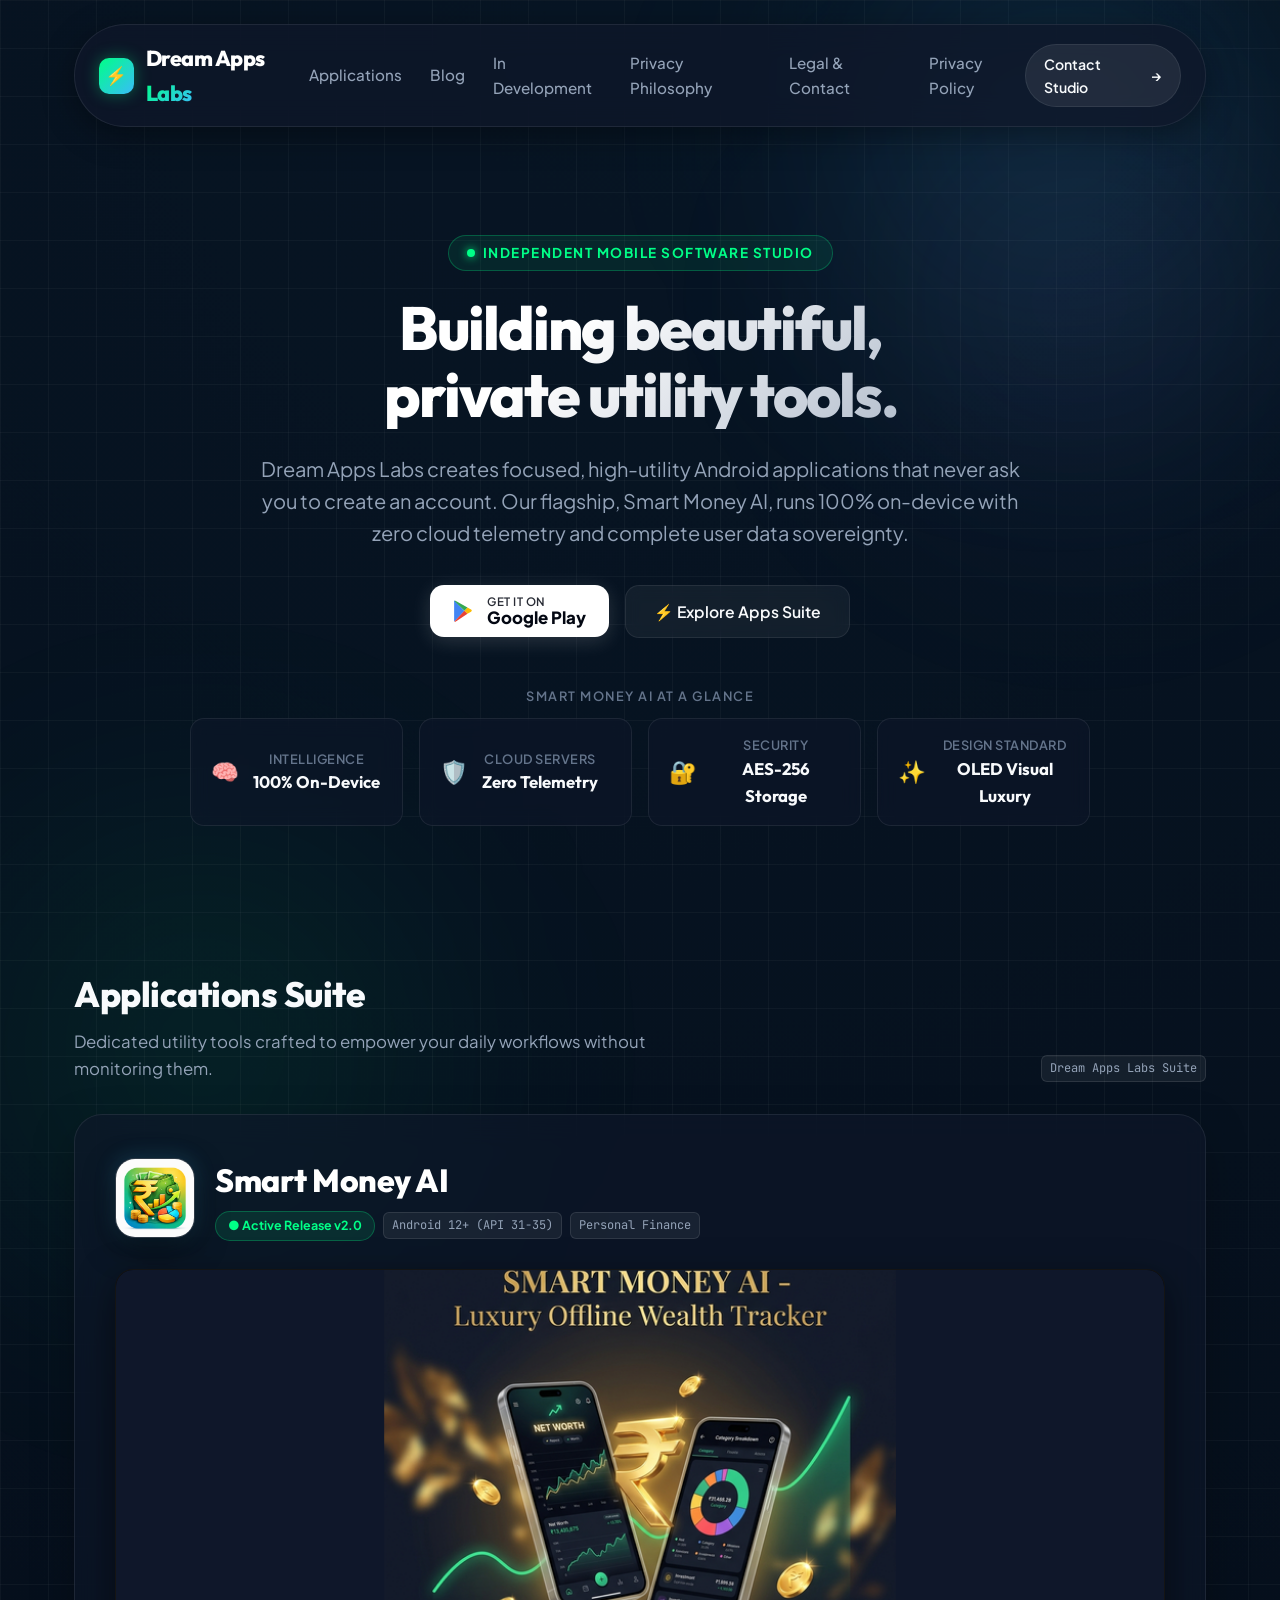
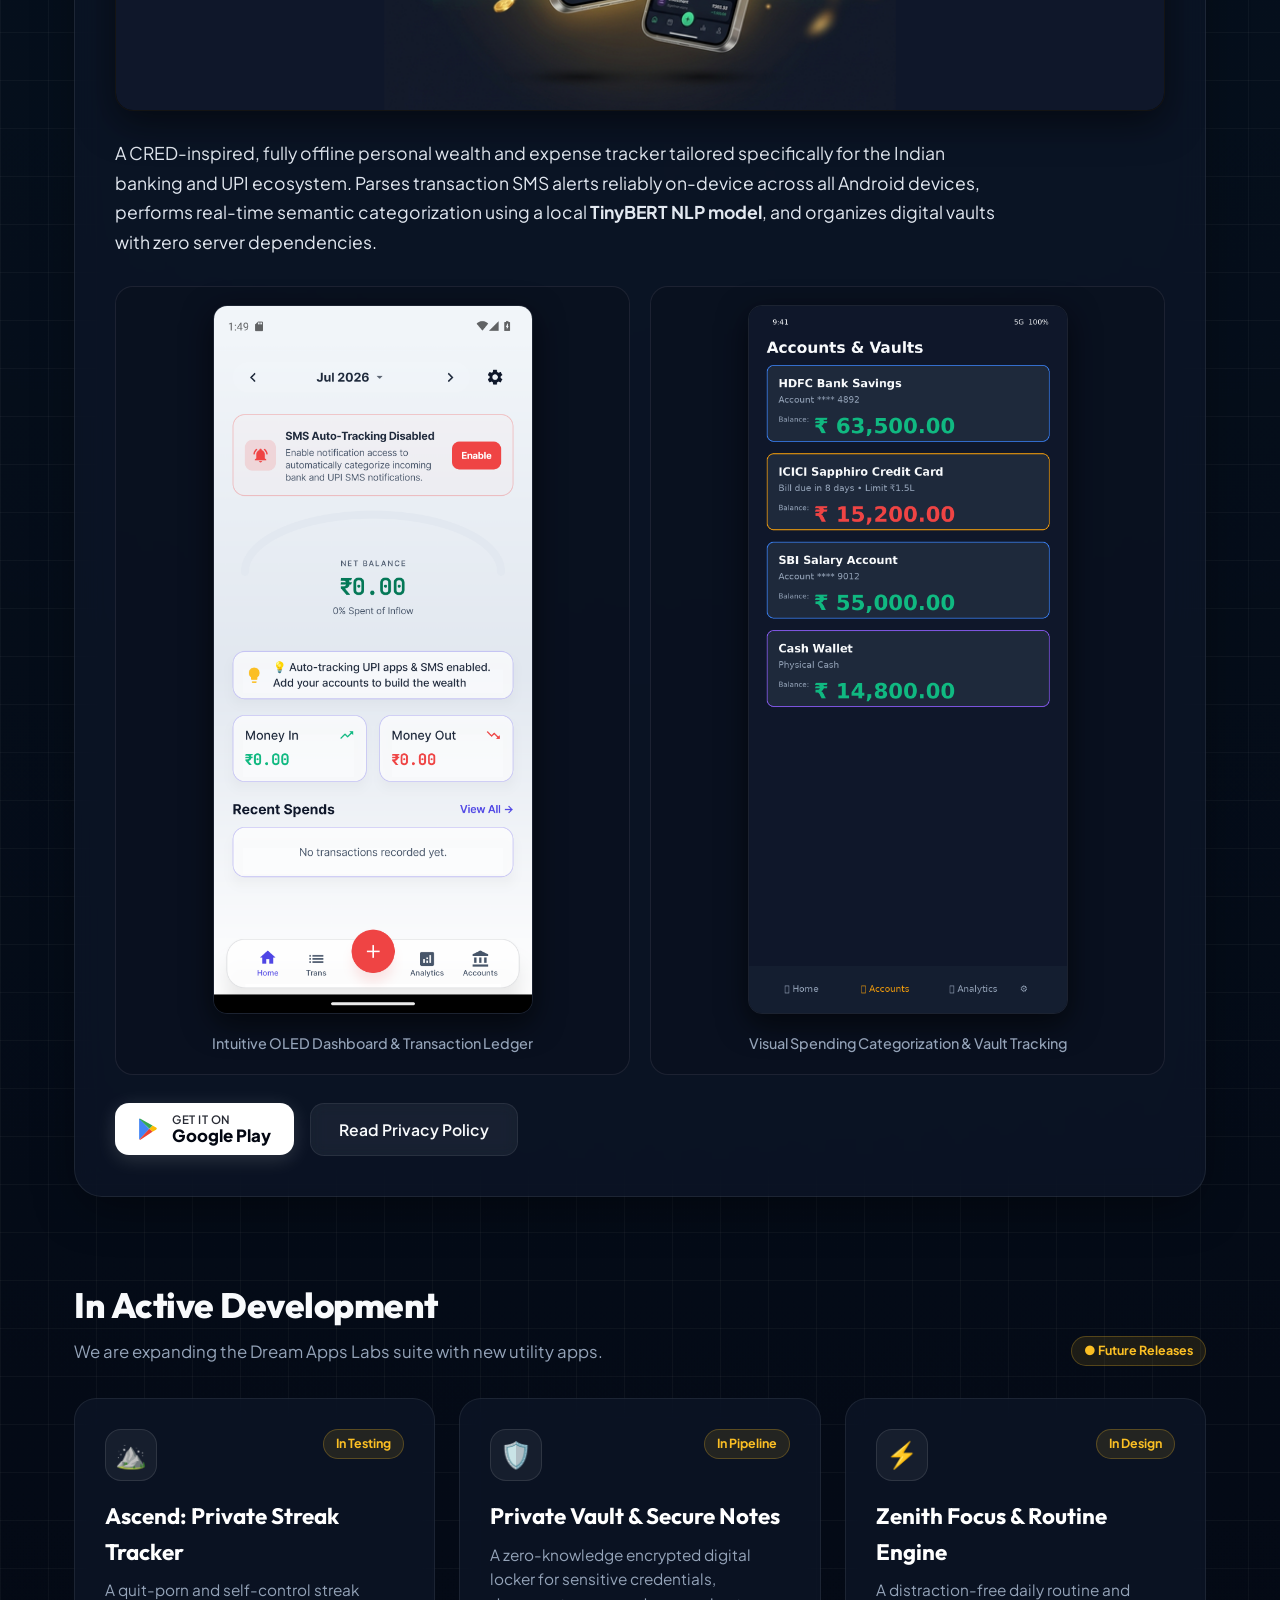
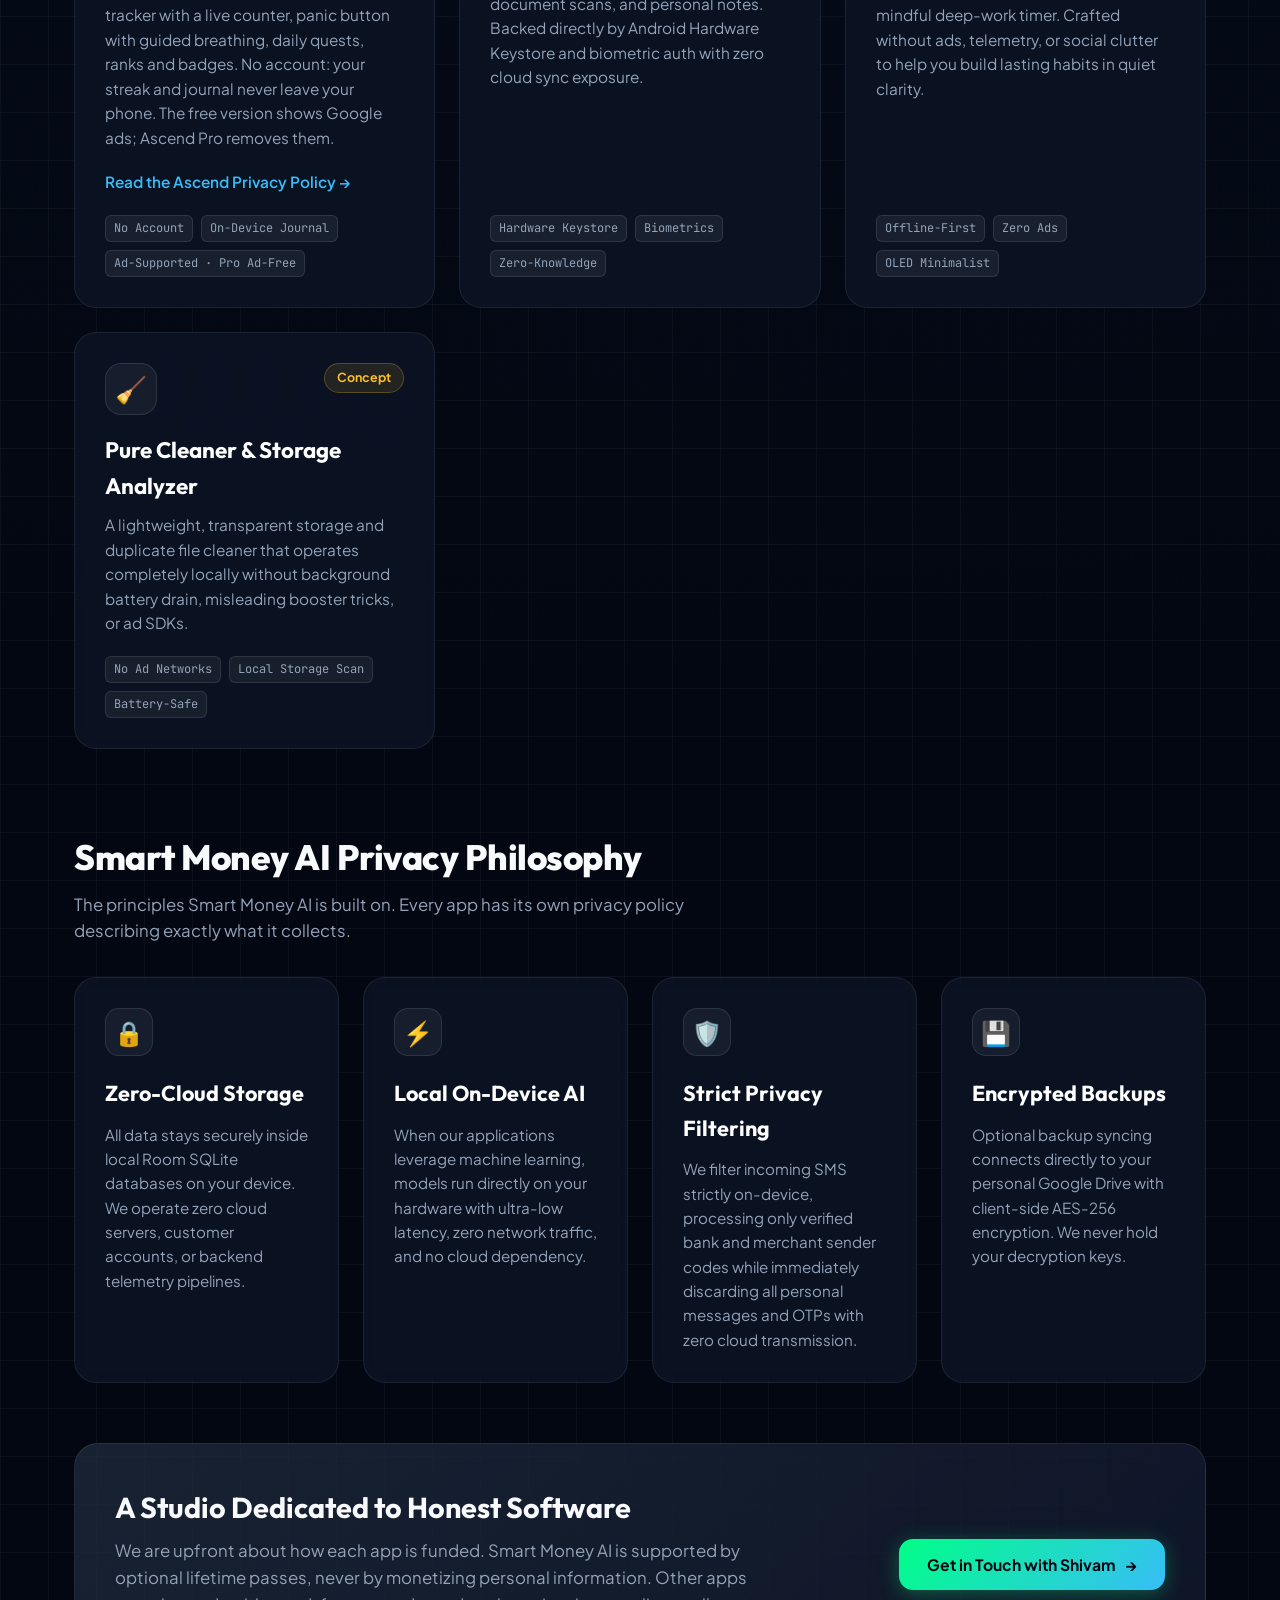
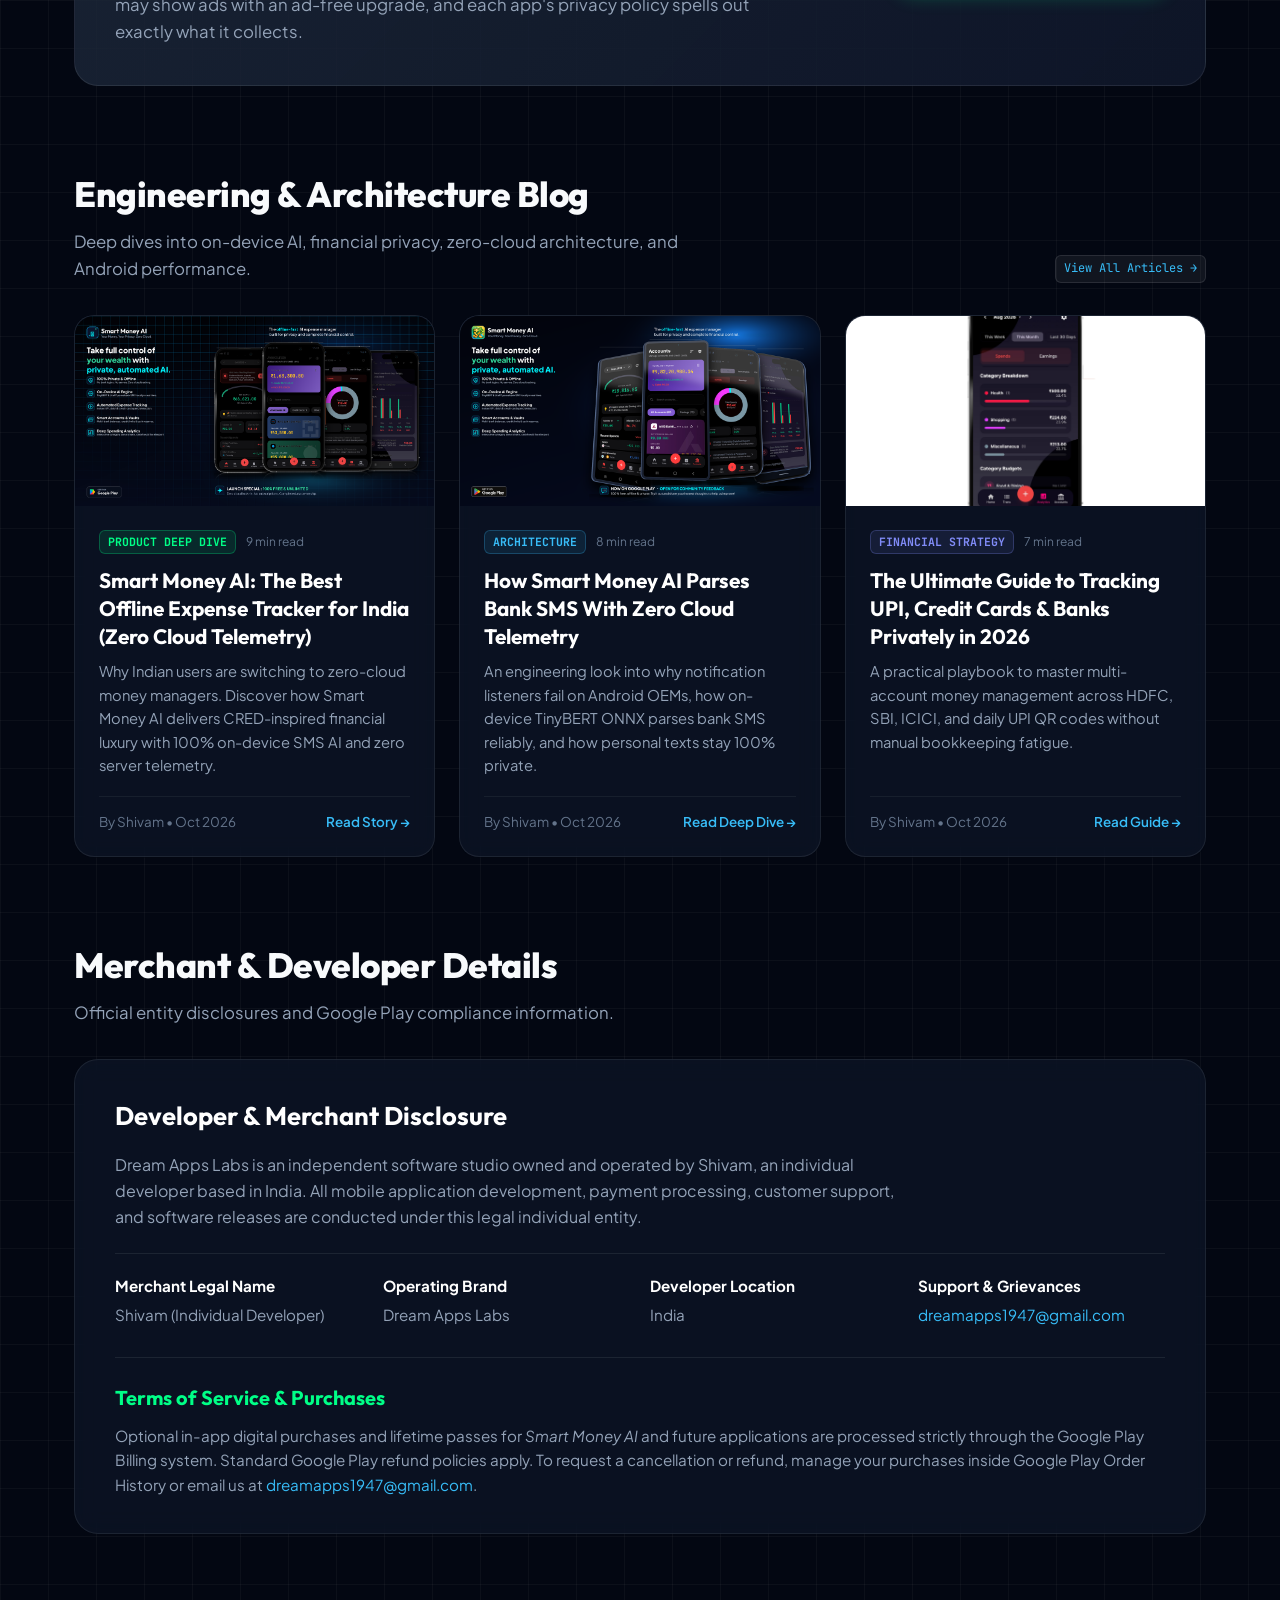
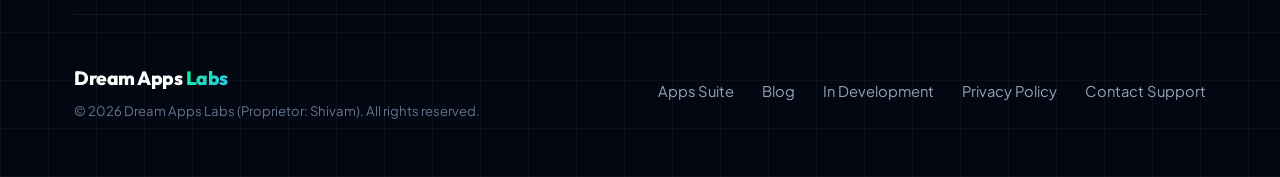
<file: docs/index.html>
<!DOCTYPE html>
<html lang="en">
<head>
    <meta charset="UTF-8">
    <meta name="viewport" content="width=device-width, initial-scale=1.0">
    <title>Dream Apps Labs | Privacy-First Utility Studio</title>
    <meta name="description" content="Dream Apps Labs is an independent mobile studio crafting beautiful, high-utility Android apps, including Smart Money AI, an offline expense tracker built with zero-cloud telemetry and on-device intelligence.">
    <link rel="canonical" href="https://dreamappslabs.space/">
    
    <!-- Open Graph / Social Sharing (WhatsApp, Telegram, Discord, LinkedIn, iMessage) -->
    <meta property="og:site_name" content="Dream Apps Labs">
    <meta property="og:type" content="website">
    <meta property="og:url" content="https://dreamappslabs.space/">
    <meta property="og:title" content="Dream Apps Labs — Privacy-First Mobile Utility Studio">
    <meta property="og:description" content="Discover beautiful, high-utility Android apps from Dream Apps Labs, including Smart Money AI, the offline expense tracker built with zero cloud telemetry.">
    <meta property="og:image" content="https://dreamappslabs.space/assets/og_banner_1200x630.png">
    <meta property="og:image:secure_url" content="https://dreamappslabs.space/assets/og_banner_1200x630.png">
    <meta property="og:image:type" content="image/png">
    <meta property="og:image:width" content="1200">
    <meta property="og:image:height" content="630">
    <meta property="og:image:alt" content="Dream Apps Labs — Studio Logo and Smart Money AI Showcase">

    <!-- Twitter / X Card -->
    <meta name="twitter:card" content="summary_large_image">
    <meta name="twitter:title" content="Dream Apps Labs — Privacy-First Mobile Utility Studio">
    <meta name="twitter:description" content="Discover beautiful, high-utility Android apps from Dream Apps Labs, including Smart Money AI, the offline expense tracker built with zero cloud telemetry.">
    <meta name="twitter:image" content="https://dreamappslabs.space/assets/og_banner_1200x630.png">

    <!-- Favicons & App Icons for Browser Tabs & Mobile Home Screens -->
    <link rel="icon" type="image/png" sizes="32x32" href="assets/app_icon_512.png">
    <link rel="icon" type="image/png" sizes="192x192" href="assets/app_icon_512.png">
    <link rel="apple-touch-icon" sizes="180x180" href="assets/app_icon_512.png">
    <meta name="theme-color" content="#030712">
    <meta name="apple-mobile-web-app-title" content="Dream Apps Labs">

    <!-- Premium Google Fonts -->
    <link rel="preconnect" href="https://fonts.googleapis.com">
    <link rel="preconnect" href="https://fonts.gstatic.com" crossorigin>
    <link href="https://fonts.googleapis.com/css2?family=JetBrains+Mono:wght@400;600&family=Outfit:wght@400;500;600;700;800&family=Plus+Jakarta+Sans:wght@300;400;500;600;700&display=swap" rel="stylesheet">
    
    <style>
        :root {
            --bg-color: #030712;
            --bg-surface: rgba(15, 23, 42, 0.65);
            --bg-surface-hover: rgba(30, 41, 59, 0.7);
            --grid-color: rgba(255, 255, 255, 0.035);
            --text-primary: #f8fafc;
            --text-secondary: #94a3b8;
            --text-muted: #64748b;
            --accent-green: #10b981;
            --accent-emerald: #00ff87;
            --accent-blue: #38bdf8;
            --accent-purple: #818cf8;
            --accent-amber: #fbbf24;
            --card-border: rgba(255, 255, 255, 0.08);
            --card-border-glow: rgba(56, 189, 248, 0.3);
            --glow-color: rgba(56, 189, 248, 0.15);
        }

        * {
            box-sizing: border-box;
            margin: 0;
            padding: 0;
        }

        html {
            scroll-behavior: smooth;
        }

        body {
            font-family: 'Plus Jakarta Sans', sans-serif;
            background-color: var(--bg-color);
            background-image: 
                radial-gradient(circle at 50% 0%, rgba(56, 189, 248, 0.08) 0%, transparent 60%),
                linear-gradient(to right, var(--grid-color) 1px, transparent 1px),
                linear-gradient(to bottom, var(--grid-color) 1px, transparent 1px);
            background-size: 100% 100%, 48px 48px, 48px 48px;
            color: var(--text-primary);
            min-height: 100vh;
            line-height: 1.6;
            overflow-x: hidden;
        }

        /* Ambient Glowing Background Meshes */
        .ambient-glow-1 {
            position: absolute;
            top: -200px;
            right: -100px;
            width: 650px;
            height: 650px;
            border-radius: 50%;
            background: radial-gradient(circle, rgba(56, 189, 248, 0.14) 0%, rgba(0, 0, 0, 0) 70%);
            z-index: -1;
            filter: blur(100px);
            pointer-events: none;
        }

        .ambient-glow-2 {
            position: absolute;
            top: 700px;
            left: -150px;
            width: 700px;
            height: 700px;
            border-radius: 50%;
            background: radial-gradient(circle, rgba(0, 255, 135, 0.09) 0%, rgba(0, 0, 0, 0) 70%);
            z-index: -1;
            filter: blur(100px);
            pointer-events: none;
        }

        .ambient-glow-3 {
            position: absolute;
            bottom: 300px;
            right: -100px;
            width: 600px;
            height: 600px;
            border-radius: 50%;
            background: radial-gradient(circle, rgba(129, 140, 248, 0.1) 0%, rgba(0, 0, 0, 0) 70%);
            z-index: -1;
            filter: blur(100px);
            pointer-events: none;
        }

        .container {
            max-width: 1180px;
            margin: 0 auto;
            padding: 24px;
            position: relative;
        }

        /* Modern Navigation */
        header {
            display: flex;
            justify-content: space-between;
            align-items: center;
            padding: 16px 24px;
            margin-bottom: 48px;
            background: rgba(15, 23, 42, 0.75);
            backdrop-filter: blur(16px);
            border: 1px solid var(--card-border);
            border-radius: 100px;
            position: sticky;
            top: 20px;
            z-index: 100;
            box-shadow: 0 8px 32px 0 rgba(0, 0, 0, 0.36);
        }

        .brand-container {
            display: flex;
            align-items: center;
            gap: 12px;
            text-decoration: none;
        }

        .brand-icon {
            width: 36px;
            height: 36px;
            border-radius: 10px;
            background: linear-gradient(135deg, #00ff87 0%, #38bdf8 100%);
            display: flex;
            align-items: center;
            justify-content: center;
            color: #030712;
            font-size: 1.1rem;
            font-weight: 800;
            box-shadow: 0 0 16px rgba(0, 255, 135, 0.35);
        }

        .logo {
            font-family: 'Outfit', sans-serif;
            font-size: 1.35rem;
            font-weight: 800;
            letter-spacing: -0.5px;
            color: #ffffff;
        }

        .logo span {
            background: linear-gradient(135deg, var(--accent-emerald) 0%, var(--accent-blue) 100%);
            -webkit-background-clip: text;
            -webkit-text-fill-color: transparent;
        }

        .nav-links {
            display: flex;
            align-items: center;
            gap: 28px;
        }

        .nav-links a {
            color: var(--text-secondary);
            text-decoration: none;
            font-size: 0.95rem;
            font-weight: 500;
            transition: color 0.2s ease;
        }

        .nav-links a:hover {
            color: var(--text-primary);
        }

        .header-btn {
            display: inline-flex;
            align-items: center;
            gap: 8px;
            background: rgba(255, 255, 255, 0.08);
            color: var(--text-primary);
            border: 1px solid var(--card-border);
            padding: 8px 18px;
            border-radius: 100px;
            font-size: 0.88rem;
            font-weight: 600;
            text-decoration: none;
            transition: all 0.2s ease;
        }

        .header-btn:hover {
            background: rgba(255, 255, 255, 0.16);
            border-color: rgba(255, 255, 255, 0.25);
            transform: translateY(-1px);
        }

        /* Hero Section */
        .hero {
            text-align: center;
            padding: 60px 0 60px 0;
            max-width: 900px;
            margin: 0 auto;
        }

        .tagline {
            display: inline-flex;
            align-items: center;
            gap: 8px;
            font-size: 0.85rem;
            font-weight: 700;
            letter-spacing: 1.5px;
            text-transform: uppercase;
            color: var(--accent-emerald);
            background: rgba(0, 255, 135, 0.08);
            border: 1px solid rgba(0, 255, 135, 0.25);
            padding: 6px 18px;
            border-radius: 100px;
            margin-bottom: 24px;
        }

        .tagline .pulse-dot {
            width: 8px;
            height: 8px;
            border-radius: 50%;
            background-color: var(--accent-emerald);
            box-shadow: 0 0 10px var(--accent-emerald);
            animation: pulse 2s infinite ease-in-out;
        }

        @keyframes pulse {
            0% { transform: scale(0.9); opacity: 0.7; }
            50% { transform: scale(1.3); opacity: 1; box-shadow: 0 0 14px var(--accent-emerald); }
            100% { transform: scale(0.9); opacity: 0.7; }
        }

        h1 {
            font-family: 'Outfit', sans-serif;
            font-size: 3.8rem;
            font-weight: 800;
            line-height: 1.1;
            letter-spacing: -2px;
            margin-bottom: 24px;
            background: linear-gradient(135deg, #ffffff 40%, #94a3b8 100%);
            -webkit-background-clip: text;
            -webkit-text-fill-color: transparent;
        }

        @media (max-width: 768px) {
            h1 { font-size: 2.5rem; letter-spacing: -1px; }
            .nav-links { display: none; }
            header { border-radius: 20px; }
        }

        .hero-desc {
            font-size: 1.25rem;
            color: var(--text-secondary);
            max-width: 760px;
            margin: 0 auto 36px auto;
            font-weight: 400;
        }

        .hero-actions {
            display: flex;
            align-items: center;
            justify-content: center;
            gap: 16px;
            flex-wrap: wrap;
            margin-bottom: 48px;
        }

        /* Buttons */
        .btn {
            font-family: 'Plus Jakarta Sans', sans-serif;
            font-weight: 600;
            font-size: 0.98rem;
            padding: 13px 28px;
            border-radius: 14px;
            cursor: pointer;
            text-decoration: none;
            transition: all 0.25s cubic-bezier(0.16, 1, 0.3, 1);
            display: inline-flex;
            align-items: center;
            gap: 10px;
        }

        .btn-primary {
            background: linear-gradient(135deg, #00ff87 0%, #38bdf8 100%);
            color: #030712;
            font-weight: 700;
            border: none;
            box-shadow: 0 4px 20px rgba(0, 255, 135, 0.3);
        }

        .btn-primary:hover {
            transform: translateY(-2px);
            box-shadow: 0 8px 30px rgba(56, 189, 248, 0.4);
        }

        .btn-secondary {
            background: rgba(255, 255, 255, 0.05);
            color: var(--text-primary);
            border: 1px solid var(--card-border);
            backdrop-filter: blur(8px);
        }

        .btn-secondary:hover {
            background: rgba(255, 255, 255, 0.1);
            border-color: rgba(255, 255, 255, 0.25);
            transform: translateY(-2px);
        }

        .btn-playstore {
            background: #ffffff;
            color: #030712;
            border: 1px solid rgba(255, 255, 255, 0.4);
            padding: 9px 22px;
            border-radius: 14px;
            display: inline-flex;
            align-items: center;
            gap: 12px;
            text-decoration: none;
            box-shadow: 0 4px 20px rgba(255, 255, 255, 0.15);
            transition: all 0.25s cubic-bezier(0.16, 1, 0.3, 1);
        }

        .btn-playstore:hover {
            background: #ffffff;
            transform: translateY(-2px);
            box-shadow: 0 8px 30px rgba(255, 255, 255, 0.3), 0 0 20px rgba(56, 189, 248, 0.3);
        }

        .btn-playstore svg {
            flex-shrink: 0;
        }

        /* Trust Grid Badges */
        .trust-grid {
            display: grid;
            grid-template-columns: repeat(auto-fit, minmax(200px, 1fr));
            gap: 16px;
            max-width: 960px;
            margin: 0 auto;
        }

        .trust-item {
            background: rgba(15, 23, 42, 0.5);
            border: 1px solid var(--card-border);
            border-radius: 14px;
            padding: 16px 20px;
            display: flex;
            align-items: center;
            gap: 14px;
            backdrop-filter: blur(10px);
            transition: all 0.2s ease;
        }

        .trust-item:hover {
            border-color: rgba(255, 255, 255, 0.18);
            background: rgba(15, 23, 42, 0.8);
            transform: translateY(-2px);
        }

        .trust-icon {
            font-size: 1.4rem;
        }

        .trust-label {
            font-size: 0.8rem;
            color: var(--text-muted);
            text-transform: uppercase;
            letter-spacing: 0.5px;
            font-weight: 600;
        }

        .trust-value {
            font-family: 'Outfit', sans-serif;
            font-size: 1.05rem;
            font-weight: 700;
            color: var(--text-primary);
        }

        /* Section Headings */
        .section-header {
            margin: 80px 0 32px 0;
            display: flex;
            align-items: flex-end;
            justify-content: space-between;
            flex-wrap: wrap;
            gap: 16px;
        }

        .section-title {
            font-family: 'Outfit', sans-serif;
            font-size: 2.2rem;
            font-weight: 800;
            letter-spacing: -0.5px;
        }

        .section-subtitle {
            color: var(--text-secondary);
            font-size: 1.05rem;
            max-width: 640px;
            margin-top: 6px;
        }

        /* Apps Ecosystem Section */
        .app-spotlight-card {
            background: var(--bg-surface);
            border: 1px solid var(--card-border);
            border-radius: 28px;
            padding: 40px;
            backdrop-filter: blur(16px);
            box-shadow: 0 16px 48px -12px rgba(0, 0, 0, 0.5);
            position: relative;
            overflow: hidden;
            margin-bottom: 32px;
            transition: all 0.3s ease;
        }

        .app-spotlight-card:hover {
            border-color: var(--card-border-glow);
            box-shadow: 0 20px 60px -10px var(--glow-color);
        }

        .app-hero-header {
            display: flex;
            align-items: center;
            justify-content: space-between;
            flex-wrap: wrap;
            gap: 20px;
            margin-bottom: 28px;
        }

        .app-branding {
            display: flex;
            align-items: center;
            gap: 20px;
        }

        .app-icon {
            width: 80px;
            height: 80px;
            border-radius: 20px;
            box-shadow: 0 10px 30px rgba(0, 0, 0, 0.6), 0 0 20px rgba(56, 189, 248, 0.25);
            border: 1px solid rgba(255, 255, 255, 0.15);
            object-fit: cover;
        }

        .app-title-group h3 {
            font-family: 'Outfit', sans-serif;
            font-size: 2rem;
            font-weight: 800;
            letter-spacing: -0.5px;
            color: #ffffff;
            margin-bottom: 4px;
        }

        .status-badge-active {
            display: inline-flex;
            align-items: center;
            gap: 6px;
            font-size: 0.78rem;
            font-weight: 700;
            color: var(--accent-emerald);
            background: rgba(0, 255, 135, 0.1);
            border: 1px solid rgba(0, 255, 135, 0.25);
            padding: 4px 12px;
            border-radius: 100px;
        }

        .status-badge-pipeline {
            display: inline-flex;
            align-items: center;
            gap: 6px;
            font-size: 0.78rem;
            font-weight: 700;
            color: var(--accent-amber);
            background: rgba(251, 191, 36, 0.1);
            border: 1px solid rgba(251, 191, 36, 0.25);
            padding: 4px 12px;
            border-radius: 100px;
        }

        .feature-banner-wrapper {
            margin: 20px 0 28px 0;
            border-radius: 18px;
            overflow: hidden;
            border: 1px solid var(--card-border);
            box-shadow: 0 12px 36px rgba(0, 0, 0, 0.5);
            background: #000;
            position: relative;
        }

        .feature-banner {
            width: 100%;
            height: auto;
            max-height: 440px;
            object-fit: cover;
            display: block;
            transition: transform 0.4s ease;
        }

        .feature-banner-wrapper:hover .feature-banner {
            transform: scale(1.015);
        }

        .app-pitch {
            font-size: 1.1rem;
            color: #e2e8f0;
            max-width: 900px;
            margin-bottom: 24px;
            line-height: 1.7;
        }

        /* Screenshot Showcases */
        .screenshots-grid {
            display: grid;
            grid-template-columns: repeat(auto-fit, minmax(280px, 1fr));
            gap: 20px;
            margin: 28px 0;
        }

        .screenshot-card {
            background: rgba(10, 15, 30, 0.6);
            border: 1px solid var(--card-border);
            border-radius: 18px;
            padding: 18px;
            text-align: center;
            transition: all 0.3s ease;
        }

        .screenshot-card:hover {
            border-color: rgba(255, 255, 255, 0.25);
            transform: translateY(-4px);
        }

        .screenshot-img {
            width: 100%;
            max-width: 320px;
            height: auto;
            border-radius: 14px;
            border: 1px solid rgba(255, 255, 255, 0.08);
            box-shadow: 0 10px 30px rgba(0, 0, 0, 0.6);
            display: inline-block;
        }

        .screenshot-caption {
            margin-top: 12px;
            font-size: 0.9rem;
            color: var(--text-secondary);
            font-weight: 500;
        }

        /* Pipeline Apps Grid */
        .pipeline-grid {
            display: grid;
            grid-template-columns: repeat(auto-fit, minmax(320px, 1fr));
            gap: 24px;
            margin-bottom: 40px;
        }

        .pipeline-card {
            background: var(--bg-surface);
            border: 1px solid var(--card-border);
            border-radius: 22px;
            padding: 30px;
            backdrop-filter: blur(12px);
            transition: all 0.25s ease;
            display: flex;
            flex-direction: column;
            justify-content: space-between;
        }

        .pipeline-card:hover {
            transform: translateY(-4px);
            border-color: rgba(255, 255, 255, 0.2);
            background: var(--bg-surface-hover);
        }

        .pipeline-top {
            display: flex;
            justify-content: space-between;
            align-items: flex-start;
            margin-bottom: 18px;
        }

        .pipeline-icon {
            width: 52px;
            height: 52px;
            border-radius: 16px;
            background: rgba(255, 255, 255, 0.05);
            border: 1px solid rgba(255, 255, 255, 0.1);
            display: flex;
            align-items: center;
            justify-content: center;
            font-size: 1.6rem;
        }

        .pipeline-card h4 {
            font-family: 'Outfit', sans-serif;
            font-size: 1.4rem;
            font-weight: 700;
            color: #ffffff;
            margin-bottom: 8px;
        }

        .pipeline-desc {
            color: var(--text-secondary);
            font-size: 0.96rem;
            line-height: 1.6;
            margin-bottom: 20px;
        }

        .tag-pill-row {
            display: flex;
            flex-wrap: wrap;
            gap: 8px;
        }

        /* Pillars 4-grid */
        .pillars-grid {
            display: grid;
            grid-template-columns: repeat(auto-fit, minmax(260px, 1fr));
            gap: 24px;
            margin-bottom: 60px;
        }

        .pillar-card {
            background: var(--bg-surface);
            border: 1px solid var(--card-border);
            border-radius: 22px;
            padding: 30px;
            backdrop-filter: blur(12px);
            transition: all 0.25s ease;
            position: relative;
        }

        .pillar-card:hover {
            transform: translateY(-4px);
            border-color: rgba(255, 255, 255, 0.2);
            background: var(--bg-surface-hover);
        }

        .pillar-icon {
            width: 48px;
            height: 48px;
            border-radius: 14px;
            background: rgba(255, 255, 255, 0.05);
            border: 1px solid rgba(255, 255, 255, 0.1);
            display: flex;
            align-items: center;
            justify-content: center;
            font-size: 1.5rem;
            margin-bottom: 20px;
        }

        .pillar-card h4 {
            font-family: 'Outfit', sans-serif;
            font-size: 1.35rem;
            font-weight: 700;
            margin-bottom: 12px;
            color: #ffffff;
        }

        .pillar-card p {
            color: var(--text-secondary);
            font-size: 0.95rem;
            line-height: 1.6;
        }

        /* Studio Mission Banner */
        .studio-banner {
            background: linear-gradient(135deg, rgba(30, 41, 59, 0.8) 0%, rgba(15, 23, 42, 0.9) 100%);
            border: 1px solid var(--card-border);
            border-radius: 24px;
            padding: 40px;
            display: flex;
            align-items: center;
            justify-content: space-between;
            flex-wrap: wrap;
            gap: 24px;
            margin-bottom: 60px;
        }

        .studio-banner h3 {
            font-family: 'Outfit', sans-serif;
            font-size: 1.8rem;
            font-weight: 700;
            margin-bottom: 8px;
        }

        .studio-banner p {
            color: var(--text-secondary);
            max-width: 650px;
            font-size: 1.05rem;
        }

        /* Merchant Compliance Box */
        .compliance-section {
            background: var(--bg-surface);
            border: 1px solid var(--card-border);
            border-radius: 24px;
            padding: 36px 40px;
            margin-bottom: 80px;
            backdrop-filter: blur(12px);
        }

        .compliance-section h3 {
            font-family: 'Outfit', sans-serif;
            font-size: 1.6rem;
            font-weight: 700;
            margin-bottom: 16px;
            color: #ffffff;
        }

        .compliance-grid {
            display: grid;
            grid-template-columns: repeat(auto-fit, minmax(240px, 1fr));
            gap: 20px;
            margin-top: 20px;
            padding-top: 20px;
            border-top: 1px solid var(--card-border);
        }

        .compliance-item {
            font-size: 0.95rem;
            color: var(--text-secondary);
        }

        .compliance-item strong {
            color: #ffffff;
            display: block;
            margin-bottom: 4px;
        }

        /* Footer */
        footer {
            border-top: 1px solid var(--card-border);
            padding: 48px 0 32px 0;
            display: flex;
            justify-content: space-between;
            align-items: center;
            color: var(--text-secondary);
            font-size: 0.92rem;
            flex-wrap: wrap;
            gap: 24px;
        }

        .footer-brand {
            display: flex;
            flex-direction: column;
            gap: 6px;
        }

        .footer-links {
            display: flex;
            gap: 28px;
            align-items: center;
            flex-wrap: wrap;
        }

        .footer-links a {
            color: var(--text-secondary);
            text-decoration: none;
            transition: color 0.2s ease;
        }

        .footer-links a:hover {
            color: var(--text-primary);
        }

        /* Monospace badges */
        .mono-pill {
            font-family: 'JetBrains Mono', monospace;
            font-size: 0.75rem;
            background: rgba(255, 255, 255, 0.06);
            border: 1px solid rgba(255, 255, 255, 0.1);
            padding: 3px 8px;
            border-radius: 6px;
            color: var(--text-secondary);
        }

        /* Blog Preview Showcase Section */
        .blog-preview-grid {
            display: grid;
            grid-template-columns: repeat(auto-fit, minmax(320px, 1fr));
            gap: 24px;
            margin-bottom: 60px;
        }

        .blog-preview-card {
            background: var(--bg-surface);
            border: 1px solid var(--card-border);
            border-radius: 20px;
            overflow: hidden;
            text-decoration: none;
            display: flex;
            flex-direction: column;
            transition: all 0.25s ease;
            backdrop-filter: blur(12px);
        }

        .blog-preview-card:hover {
            transform: translateY(-4px);
            border-color: var(--card-border-glow);
            box-shadow: 0 16px 36px rgba(0, 0, 0, 0.4);
        }

        .blog-preview-img {
            width: 100%;
            height: 190px;
            object-fit: cover;
            background: #090d16;
        }

        .blog-preview-body {
            padding: 24px;
            display: flex;
            flex-direction: column;
            flex-grow: 1;
        }

        .blog-preview-meta {
            display: flex;
            align-items: center;
            gap: 10px;
            margin-bottom: 12px;
        }

        .blog-pill-tag {
            font-family: 'JetBrains Mono', monospace;
            font-size: 0.72rem;
            text-transform: uppercase;
            font-weight: 700;
            padding: 2px 8px;
            border-radius: 6px;
            background: rgba(0, 255, 135, 0.1);
            color: var(--accent-emerald);
            border: 1px solid rgba(0, 255, 135, 0.25);
        }

        .blog-preview-title {
            font-family: 'Outfit', sans-serif;
            font-size: 1.3rem;
            font-weight: 700;
            color: #ffffff;
            line-height: 1.35;
            margin-bottom: 10px;
        }

        .blog-preview-desc {
            color: var(--text-secondary);
            font-size: 0.92rem;
            line-height: 1.6;
            margin-bottom: 18px;
            flex-grow: 1;
        }

        .blog-preview-footer {
            display: flex;
            align-items: center;
            justify-content: space-between;
            border-top: 1px solid rgba(255, 255, 255, 0.06);
            padding-top: 14px;
            font-size: 0.84rem;
            color: var(--text-muted);
        }

        .blog-read-btn {
            color: var(--accent-blue);
            font-weight: 600;
            display: inline-flex;
            align-items: center;
            gap: 4px;
            transition: color 0.2s;
        }

        .blog-preview-card:hover .blog-read-btn {
            color: var(--accent-emerald);
        }
    </style>
</head>
<body>

    <div class="ambient-glow-1"></div>
    <div class="ambient-glow-2"></div>
    <div class="ambient-glow-3"></div>

    <div class="container">
        
        <!-- Header Navigation -->
        <header>
            <a href="#" class="brand-container">
                <div class="brand-icon">⚡</div>
                <div class="logo">Dream Apps<span> Labs</span></div>
            </a>

            <nav class="nav-links">
                <a href="#apps">Applications</a>
                <a href="blog/">Blog</a>
                <a href="#pipeline">In Development</a>
                <a href="#philosophy">Privacy Philosophy</a>
                <a href="#compliance">Legal & Contact</a>
                <a href="policy/smart-money/privacy-policy.html">Privacy Policy</a>
            </nav>

            <a href="mailto:dreamapps1947@gmail.com" class="header-btn">
                <span>Contact Studio</span>
                <span>→</span>
            </a>
        </header>

        <!-- Hero Section -->
        <section class="hero">
            <div class="tagline">
                <span class="pulse-dot"></span>
                <span>Independent Mobile Software Studio</span>
            </div>
            <h1>Building beautiful,<br>private utility tools.</h1>
            <p class="hero-desc">
                Dream Apps Labs creates focused, high-utility Android applications that never ask you to create an account.
                Our flagship, Smart Money AI, runs 100% on-device with zero cloud telemetry and complete user data sovereignty.
            </p>

            <div class="hero-actions">
                <a href="https://play.google.com/store/apps/details?id=com.expensemanagerai" target="_blank" rel="noopener noreferrer" class="btn btn-playstore">
                    <svg width="22" height="22" viewBox="0 0 512 512">
                        <path fill="#4285F4" d="M32.5 13.7c-4.4 4.7-7 11.5-7 19.8v445c0 8.3 2.6 15.1 7 19.8l232-242.3L32.5 13.7z"/>
                        <path fill="#FBBC04" d="M336.8 322.2l-72.3-73.9 72.3-73.9 83.2 47.4c23.7 13.5 23.7 35.6 0 49.1l-83.2 47.4z"/>
                        <path fill="#EA4335" d="M336.8 322.2L264.5 248.3 32.5 498.3c7.8 8.3 20.6 9.3 34.6 1.4l269.7-177.5z"/>
                        <path fill="#34A853" d="M336.8 174.4L67.1 22.3c-14-7.9-26.8-6.9-34.6 1.4l232 224.6 72.3-73.9z"/>
                    </svg>
                    <div style="text-align: left; line-height: 1.15;">
                        <span style="font-size: 0.72rem; text-transform: uppercase; letter-spacing: 0.5px; opacity: 0.85; display: block; font-weight: 600;">GET IT ON</span>
                        <span style="font-size: 1.05rem; font-weight: 800;">Google Play</span>
                    </div>
                </a>
                <a href="#apps" class="btn btn-secondary">
                    <span>⚡ Explore Apps Suite</span>
                </a>
            </div>

            <!-- Trust / Signal Badges (Smart Money AI) -->
            <p style="margin: 0 0 12px; color: var(--text-muted); font-size: 0.8rem; font-weight: 600; letter-spacing: 1.5px; text-transform: uppercase;">Smart Money AI at a glance</p>
            <div class="trust-grid">
                <div class="trust-item">
                    <div class="trust-icon">🧠</div>
                    <div>
                        <div class="trust-label">Intelligence</div>
                        <div class="trust-value">100% On-Device</div>
                    </div>
                </div>
                <div class="trust-item">
                    <div class="trust-icon">🛡️</div>
                    <div>
                        <div class="trust-label">Cloud Servers</div>
                        <div class="trust-value">Zero Telemetry</div>
                    </div>
                </div>
                <div class="trust-item">
                    <div class="trust-icon">🔐</div>
                    <div>
                        <div class="trust-label">Security</div>
                        <div class="trust-value">AES-256 Storage</div>
                    </div>
                </div>
                <div class="trust-item">
                    <div class="trust-icon">✨</div>
                    <div>
                        <div class="trust-label">Design Standard</div>
                        <div class="trust-value">OLED Visual Luxury</div>
                    </div>
                </div>
            </div>
        </section>

        <!-- Apps Suite Section -->
        <div id="apps" class="section-header">
            <div>
                <h2 class="section-title">Applications Suite</h2>
                <p class="section-subtitle">Dedicated utility tools crafted to empower your daily workflows without monitoring them.</p>
            </div>
            <span class="mono-pill">Dream Apps Labs Suite</span>
        </div>

        <!-- Flagship: Smart Money AI -->
        <section class="app-spotlight-card">
            <div class="app-hero-header">
                <div class="app-branding">
                    <img src="assets/app_icon_512.png" alt="Smart Money AI Icon" class="app-icon">
                    <div class="app-title-group">
                        <h3>Smart Money AI</h3>
                        <div style="display: flex; gap: 8px; align-items: center; flex-wrap: wrap;">
                            <span class="status-badge-active">● Active Release v2.0</span>
                            <span class="mono-pill">Android 12+ (API 31-35)</span>
                            <span class="mono-pill">Personal Finance</span>
                        </div>
                    </div>
                </div>
            </div>

            <!-- Feature Graphic Banner -->
            <div class="feature-banner-wrapper">
                <img src="assets/feature_graphic_1024x500.png" alt="Smart Money AI Feature Graphic" class="feature-banner">
            </div>

            <p class="app-pitch">
                A CRED-inspired, fully offline personal wealth and expense tracker tailored specifically for the Indian banking and UPI ecosystem. Parses transaction SMS alerts reliably on-device across all Android devices, performs real-time semantic categorization using a local <strong>TinyBERT NLP model</strong>, and organizes digital vaults with zero server dependencies.
            </p>

            <!-- App Screenshots Showcase -->
            <div class="screenshots-grid">
                <div class="screenshot-card">
                    <img src="assets/screenshot_1.png" alt="Smart Money AI Dashboard & Analytics" class="screenshot-img">
                    <div class="screenshot-caption">Intuitive OLED Dashboard & Transaction Ledger</div>
                </div>
                <div class="screenshot-card">
                    <img src="assets/screenshot_2.png" alt="Smart Money AI Spending Breakdown" class="screenshot-img">
                    <div class="screenshot-caption">Visual Spending Categorization & Vault Tracking</div>
                </div>
            </div>

            <!-- Action Buttons -->
            <div style="display: flex; gap: 16px; flex-wrap: wrap; margin-top: 12px; align-items: center;">
                <a href="https://play.google.com/store/apps/details?id=com.expensemanagerai" target="_blank" rel="noopener noreferrer" class="btn btn-playstore">
                    <svg width="22" height="22" viewBox="0 0 512 512">
                        <path fill="#4285F4" d="M32.5 13.7c-4.4 4.7-7 11.5-7 19.8v445c0 8.3 2.6 15.1 7 19.8l232-242.3L32.5 13.7z"/>
                        <path fill="#FBBC04" d="M336.8 322.2l-72.3-73.9 72.3-73.9 83.2 47.4c23.7 13.5 23.7 35.6 0 49.1l-83.2 47.4z"/>
                        <path fill="#EA4335" d="M336.8 322.2L264.5 248.3 32.5 498.3c7.8 8.3 20.6 9.3 34.6 1.4l269.7-177.5z"/>
                        <path fill="#34A853" d="M336.8 174.4L67.1 22.3c-14-7.9-26.8-6.9-34.6 1.4l232 224.6 72.3-73.9z"/>
                    </svg>
                    <div style="text-align: left; line-height: 1.15;">
                        <span style="font-size: 0.72rem; text-transform: uppercase; letter-spacing: 0.5px; opacity: 0.85; display: block; font-weight: 600;">GET IT ON</span>
                        <span style="font-size: 1.05rem; font-weight: 800;">Google Play</span>
                    </div>
                </a>
                <a href="policy/smart-money/privacy-policy.html" class="btn btn-secondary">
                    <span>Read Privacy Policy</span>
                </a>
            </div>
        </section>

        <!-- Upcoming Apps Pipeline -->
        <div id="pipeline" class="section-header">
            <div>
                <h2 class="section-title">In Active Development</h2>
                <p class="section-subtitle">We are expanding the Dream Apps Labs suite with new utility apps.</p>
            </div>
            <span class="status-badge-pipeline">● Future Releases</span>
        </div>

        <section class="pipeline-grid">

            <!-- Ascend Streak Tracker Card -->
            <div class="pipeline-card">
                <div>
                    <div class="pipeline-top">
                        <div class="pipeline-icon">⛰️</div>
                        <span class="status-badge-pipeline">In Testing</span>
                    </div>
                    <h4>Ascend: Private Streak Tracker</h4>
                    <p class="pipeline-desc">
                        A quit-porn and self-control streak tracker with a live counter, panic button with guided breathing, daily quests, ranks and badges. No account: your streak and journal never leave your phone. The free version shows Google ads; Ascend Pro removes them.
                    </p>
                    <p class="pipeline-desc"><a href="policy/ascend/privacy-policy.html" style="color: var(--accent-blue); text-decoration: none; font-weight: 600;">Read the Ascend Privacy Policy →</a></p>
                </div>
                <div class="tag-pill-row">
                    <span class="mono-pill">No Account</span>
                    <span class="mono-pill">On-Device Journal</span>
                    <span class="mono-pill">Ad-Supported · Pro Ad-Free</span>
                </div>
            </div>

            <!-- Vault App Card -->
            <div class="pipeline-card">
                <div>
                    <div class="pipeline-top">
                        <div class="pipeline-icon">🛡️</div>
                        <span class="status-badge-pipeline">In Pipeline</span>
                    </div>
                    <h4>Private Vault & Secure Notes</h4>
                    <p class="pipeline-desc">
                        A zero-knowledge encrypted digital locker for sensitive credentials, document scans, and personal notes. Backed directly by Android Hardware Keystore and biometric auth with zero cloud sync exposure.
                    </p>
                </div>
                <div class="tag-pill-row">
                    <span class="mono-pill">Hardware Keystore</span>
                    <span class="mono-pill">Biometrics</span>
                    <span class="mono-pill">Zero-Knowledge</span>
                </div>
            </div>

            <!-- Zenith Habit & Focus App Card -->
            <div class="pipeline-card">
                <div>
                    <div class="pipeline-top">
                        <div class="pipeline-icon">⚡</div>
                        <span class="status-badge-pipeline">In Design</span>
                    </div>
                    <h4>Zenith Focus & Routine Engine</h4>
                    <p class="pipeline-desc">
                        A distraction-free daily routine and mindful deep-work timer. Crafted without ads, telemetry, or social clutter to help you build lasting habits in quiet clarity.
                    </p>
                </div>
                <div class="tag-pill-row">
                    <span class="mono-pill">Offline-First</span>
                    <span class="mono-pill">Zero Ads</span>
                    <span class="mono-pill">OLED Minimalist</span>
                </div>
            </div>

            <!-- Device Health / Cleaner Card -->
            <div class="pipeline-card">
                <div>
                    <div class="pipeline-top">
                        <div class="pipeline-icon">🧹</div>
                        <span class="status-badge-pipeline">Concept</span>
                    </div>
                    <h4>Pure Cleaner & Storage Analyzer</h4>
                    <p class="pipeline-desc">
                        A lightweight, transparent storage and duplicate file cleaner that operates completely locally without background battery drain, misleading booster tricks, or ad SDKs.
                    </p>
                </div>
                <div class="tag-pill-row">
                    <span class="mono-pill">No Ad Networks</span>
                    <span class="mono-pill">Local Storage Scan</span>
                    <span class="mono-pill">Battery-Safe</span>
                </div>
            </div>

        </section>

        <!-- Philosophy Section -->
        <div id="philosophy" class="section-header">
            <div>
                <h2 class="section-title">Smart Money AI Privacy Philosophy</h2>
                <p class="section-subtitle">The principles Smart Money AI is built on. Every app has its own privacy policy describing exactly what it collects.</p>
            </div>
        </div>

        <section class="pillars-grid">
            <div class="pillar-card">
                <div class="pillar-icon">🔒</div>
                <h4>Zero-Cloud Storage</h4>
                <p>All data stays securely inside local Room SQLite databases on your device. We operate zero cloud servers, customer accounts, or backend telemetry pipelines.</p>
            </div>
            <div class="pillar-card">
                <div class="pillar-icon">⚡</div>
                <h4>Local On-Device AI</h4>
                <p>When our applications leverage machine learning, models run directly on your hardware with ultra-low latency, zero network traffic, and no cloud dependency.</p>
            </div>
            <div class="pillar-card">
                <div class="pillar-icon">🛡️</div>
                <h4>Strict Privacy Filtering</h4>
                <p>We filter incoming SMS strictly on-device, processing only verified bank and merchant sender codes while immediately discarding all personal messages and OTPs with zero cloud transmission.</p>
            </div>
            <div class="pillar-card">
                <div class="pillar-icon">💾</div>
                <h4>Encrypted Backups</h4>
                <p>Optional backup syncing connects directly to your personal Google Drive with client-side AES-256 encryption. We never hold your decryption keys.</p>
            </div>
        </section>

        <!-- Studio Commitment Banner -->
        <section class="studio-banner">
            <div>
                <h3>A Studio Dedicated to Honest Software</h3>
                <p>We are upfront about how each app is funded. Smart Money AI is supported by optional lifetime passes, never by monetizing personal information. Other apps may show ads with an ad-free upgrade, and each app's privacy policy spells out exactly what it collects.</p>
            </div>
            <a href="mailto:dreamapps1947@gmail.com" class="btn btn-primary">
                <span>Get in Touch with Shivam</span>
                <span>→</span>
            </a>
        </section>

        <!-- Blog & Technical Insights Showcase -->
        <div id="blog" class="section-header">
            <div>
                <h2 class="section-title">Engineering & Architecture Blog</h2>
                <p class="section-subtitle">Deep dives into on-device AI, financial privacy, zero-cloud architecture, and Android performance.</p>
            </div>
            <a href="blog/" class="mono-pill" style="text-decoration: none; color: var(--accent-blue);">View All Articles →</a>
        </div>

        <section class="blog-preview-grid">
            
            <!-- Blog Card 1 -->
            <a href="blog/smart-money-ai-best-offline-expense-tracker-india.html" class="blog-preview-card">
                <img src="assets/blog/blog_hero_privacy_expense_tracker.png" alt="Smart Money AI Best Offline Expense Tracker" class="blog-preview-img">
                <div class="blog-preview-body">
                    <div class="blog-preview-meta">
                        <span class="blog-pill-tag">Product Deep Dive</span>
                        <span style="font-size: 0.75rem; color: var(--text-muted);">9 min read</span>
                    </div>
                    <h3 class="blog-preview-title">Smart Money AI: The Best Offline Expense Tracker for India (Zero Cloud Telemetry)</h3>
                    <p class="blog-preview-desc">
                        Why Indian users are switching to zero-cloud money managers. Discover how Smart Money AI delivers CRED-inspired financial luxury with 100% on-device SMS AI and zero server telemetry.
                    </p>
                    <div class="blog-preview-footer">
                        <span>By Shivam • Oct 2026</span>
                        <span class="blog-read-btn">Read Story →</span>
                    </div>
                </div>
            </a>

            <!-- Blog Card 2 -->
            <a href="blog/how-smart-money-ai-parses-sms-with-zero-cloud-telemetry.html" class="blog-preview-card">
                <img src="assets/blog/blog_hero_notification_ai.png" alt="How Smart Money AI Parses SMS With Zero Cloud Telemetry" class="blog-preview-img">
                <div class="blog-preview-body">
                    <div class="blog-preview-meta">
                        <span class="blog-pill-tag" style="background: rgba(56, 189, 248, 0.1); color: var(--accent-blue); border-color: rgba(56, 189, 248, 0.25);">Architecture</span>
                        <span style="font-size: 0.75rem; color: var(--text-muted);">8 min read</span>
                    </div>
                    <h3 class="blog-preview-title">How Smart Money AI Parses Bank SMS With Zero Cloud Telemetry</h3>
                    <p class="blog-preview-desc">
                        An engineering look into why notification listeners fail on Android OEMs, how on-device TinyBERT ONNX parses bank SMS reliably, and how personal texts stay 100% private.
                    </p>
                    <div class="blog-preview-footer">
                        <span>By Shivam • Oct 2026</span>
                        <span class="blog-read-btn">Read Deep Dive →</span>
                    </div>
                </div>
            </a>

            <!-- Blog Card 3 -->
            <a href="blog/guide-to-tracking-upi-credit-card-expenses-privately.html" class="blog-preview-card">
                <img src="assets/blog/category_breakdown_screen.png" alt="Guide to Tracking UPI Expenses Privately" class="blog-preview-img">
                <div class="blog-preview-body">
                    <div class="blog-preview-meta">
                        <span class="blog-pill-tag" style="background: rgba(129, 140, 248, 0.1); color: var(--accent-purple); border-color: rgba(129, 140, 248, 0.25);">Financial Strategy</span>
                        <span style="font-size: 0.75rem; color: var(--text-muted);">7 min read</span>
                    </div>
                    <h3 class="blog-preview-title">The Ultimate Guide to Tracking UPI, Credit Cards & Banks Privately in 2026</h3>
                    <p class="blog-preview-desc">
                        A practical playbook to master multi-account money management across HDFC, SBI, ICICI, and daily UPI QR codes without manual bookkeeping fatigue.
                    </p>
                    <div class="blog-preview-footer">
                        <span>By Shivam • Oct 2026</span>
                        <span class="blog-read-btn">Read Guide →</span>
                    </div>
                </div>
            </a>

        </section>

        <!-- Compliance & Merchant Section -->
        <div id="compliance" class="section-header">
            <div>
                <h2 class="section-title">Merchant & Developer Details</h2>
                <p class="section-subtitle">Official entity disclosures and Google Play compliance information.</p>
            </div>
        </div>

        <section class="compliance-section">
            <h3>Developer & Merchant Disclosure</h3>
            <p style="color: var(--text-secondary); max-width: 800px; margin-bottom: 24px;">
                Dream Apps Labs is an independent software studio owned and operated by Shivam, an individual developer based in India. All mobile application development, payment processing, customer support, and software releases are conducted under this legal individual entity.
            </p>

            <div class="compliance-grid">
                <div class="compliance-item">
                    <strong>Merchant Legal Name</strong>
                    Shivam (Individual Developer)
                </div>
                <div class="compliance-item">
                    <strong>Operating Brand</strong>
                    Dream Apps Labs
                </div>
                <div class="compliance-item">
                    <strong>Developer Location</strong>
                    India
                </div>
                <div class="compliance-item">
                    <strong>Support & Grievances</strong>
                    <a href="mailto:dreamapps1947@gmail.com" style="color: var(--accent-blue); text-decoration: none;">dreamapps1947@gmail.com</a>
                </div>
            </div>

            <div style="margin-top: 30px; padding-top: 24px; border-top: 1px solid var(--card-border);">
                <h4 style="font-family: 'Outfit', sans-serif; font-size: 1.25rem; color: var(--accent-emerald); margin-bottom: 10px;">
                    Terms of Service & Purchases
                </h4>
                <p style="color: var(--text-secondary); font-size: 0.95rem; line-height: 1.6;">
                    Optional in-app digital purchases and lifetime passes for <em>Smart Money AI</em> and future applications are processed strictly through the Google Play Billing system. Standard Google Play refund policies apply. To request a cancellation or refund, manage your purchases inside Google Play Order History or email us at <a href="mailto:dreamapps1947@gmail.com" style="color: var(--accent-blue); text-decoration: none;">dreamapps1947@gmail.com</a>.
                </p>
            </div>
        </section>

        <!-- Footer -->
        <footer>
            <div class="footer-brand">
                <div class="logo" style="font-size: 1.2rem;">Dream Apps<span> Labs</span></div>
                <div style="font-size: 0.82rem; color: var(--text-muted);">&copy; 2026 Dream Apps Labs (Proprietor: Shivam). All rights reserved.</div>
            </div>

            <div class="footer-links">
                <a href="#apps">Apps Suite</a>
                <a href="blog/">Blog</a>
                <a href="#pipeline">In Development</a>
                <a href="policy/smart-money/privacy-policy.html">Privacy Policy</a>
                <a href="mailto:dreamapps1947@gmail.com">Contact Support</a>
            </div>
        </footer>

    </div>

</body>
</html>
</file>
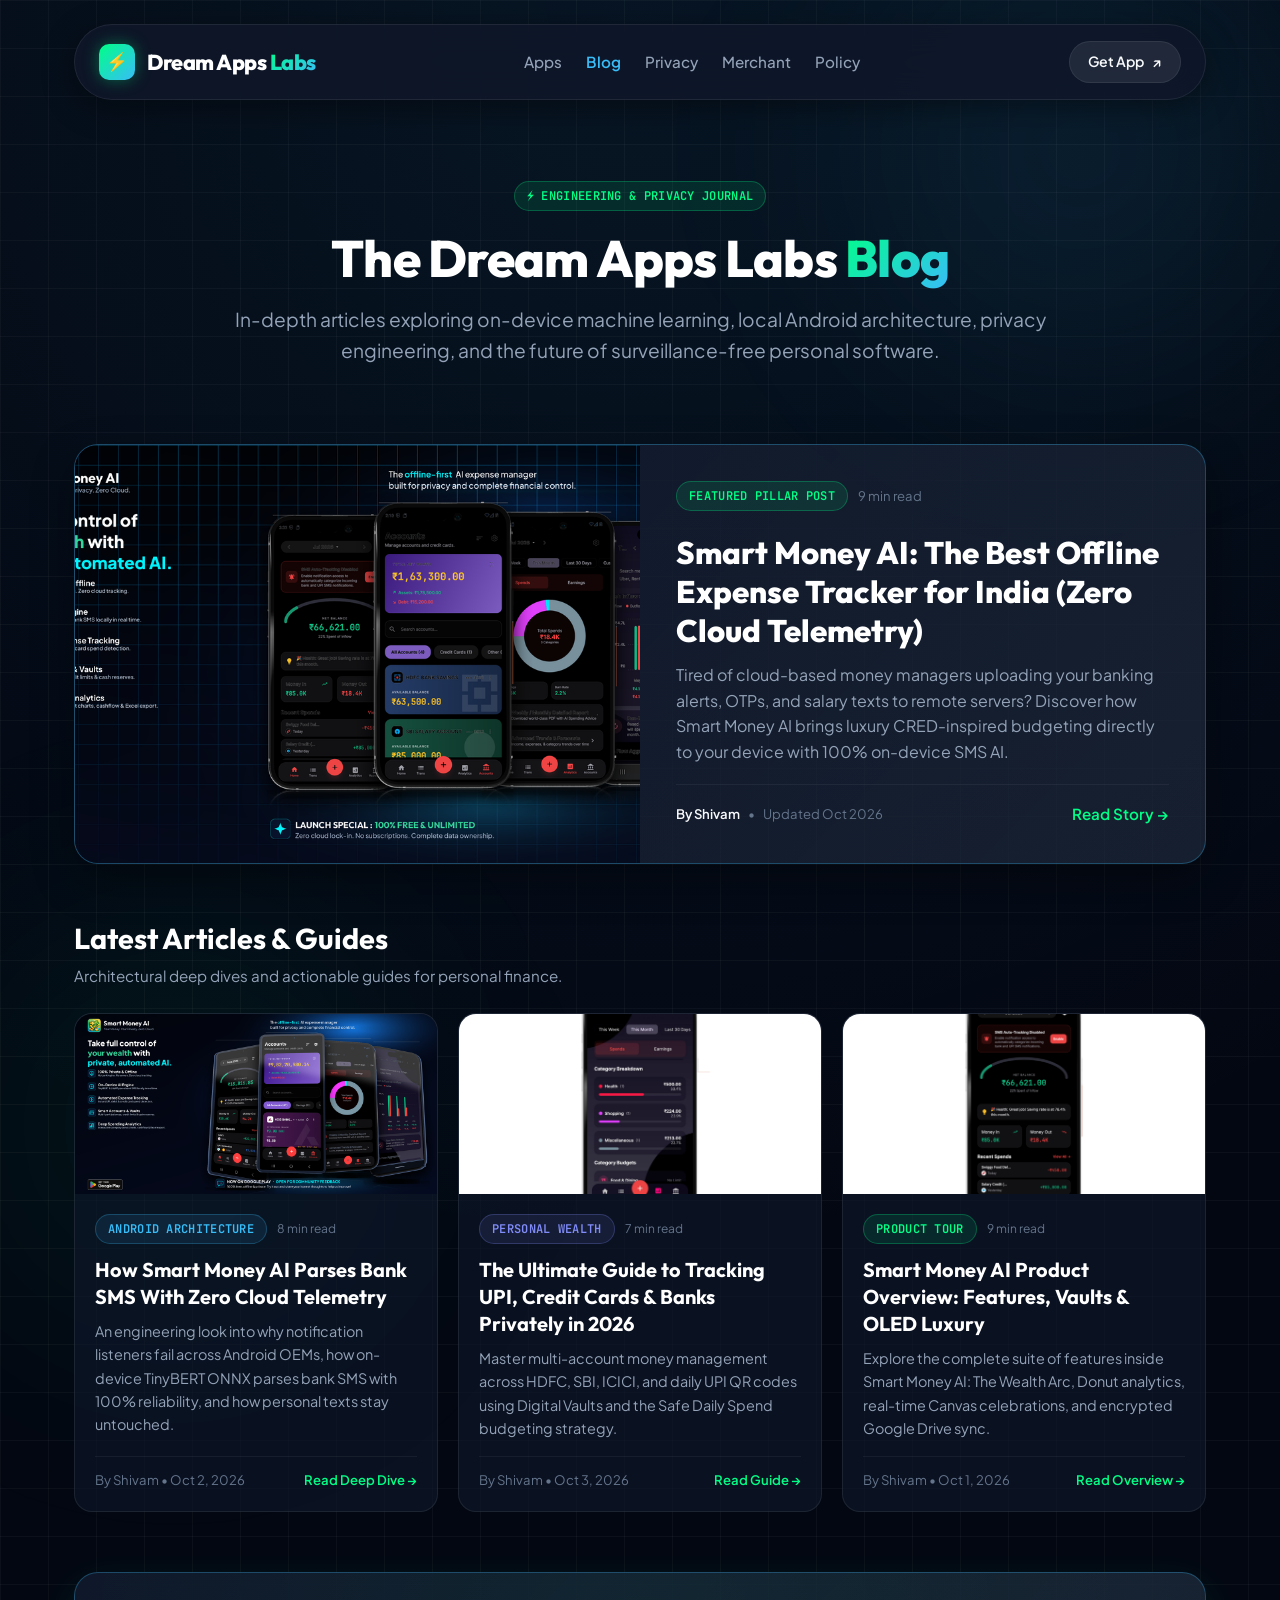
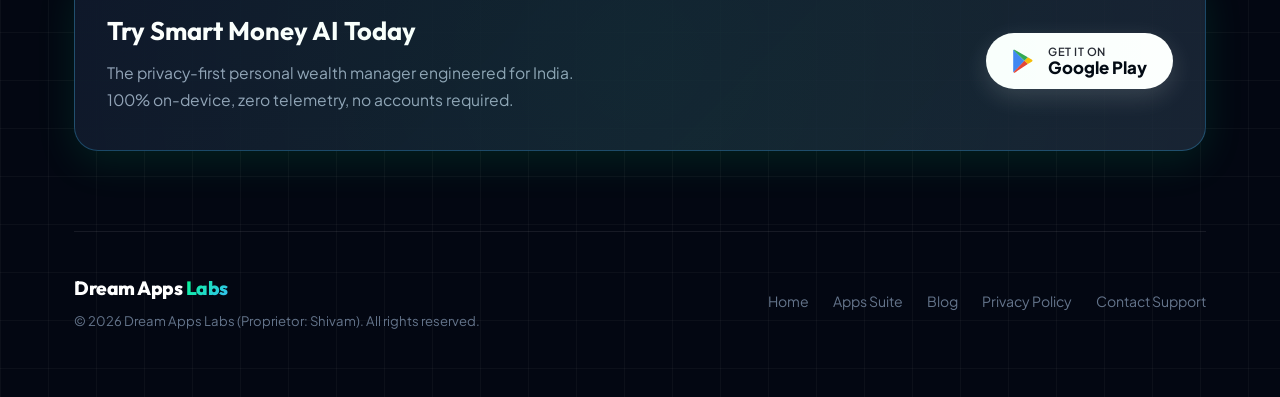
<file: docs/blog/index.html>
<!DOCTYPE html>
<html lang="en">
<head>
    <meta charset="UTF-8">
    <meta name="viewport" content="width=device-width, initial-scale=1.0">
    <title>Blog & Technical Insights | Dream Apps Labs</title>
    <meta name="description" content="Engineering deep dives, on-device AI tutorials, personal finance guides, and mobile privacy insights from the makers of Smart Money AI at Dream Apps Labs.">
    <meta name="keywords" content="dream apps labs blog, smart money ai blog, offline expense tracker guide, on-device ai android, upi tracking privacy, personal finance india">
    <link rel="canonical" href="https://dreamappslabs.space/blog/">

    <!-- Open Graph -->
    <meta property="og:site_name" content="Dream Apps Labs">
    <meta property="og:type" content="website">
    <meta property="og:url" content="https://dreamappslabs.space/blog/">
    <meta property="og:title" content="Dream Apps Labs Blog — Privacy, AI & Personal Wealth Engineering">
    <meta property="og:description" content="Read our latest insights on on-device machine learning, zero-cloud Android utility architecture, and tracking money without surveillance.">
    <meta property="og:image" content="https://dreamappslabs.space/assets/og_banner_1200x630.png">
    <meta property="og:image:width" content="1200">
    <meta property="og:image:height" content="630">

    <!-- Twitter / X -->
    <meta name="twitter:card" content="summary_large_image">
    <meta name="twitter:title" content="Dream Apps Labs Blog — Privacy & Engineering Insights">
    <meta name="twitter:description" content="Explore on-device AI, financial privacy, and zero-cloud architecture from Dream Apps Labs.">
    <meta name="twitter:image" content="https://dreamappslabs.space/assets/og_banner_1200x630.png">

    <!-- Favicons -->
    <link rel="icon" type="image/png" sizes="32x32" href="../assets/app_icon_512.png">
    <link rel="icon" type="image/png" sizes="192x192" href="../assets/app_icon_512.png">
    <link rel="apple-touch-icon" sizes="180x180" href="../assets/app_icon_512.png">
    <meta name="theme-color" content="#030712">

    <!-- Fonts -->
    <link rel="preconnect" href="https://fonts.googleapis.com">
    <link rel="preconnect" href="https://fonts.gstatic.com" crossorigin>
    <link href="https://fonts.googleapis.com/css2?family=JetBrains+Mono:wght@400;600;700&family=Outfit:wght@400;500;600;700;800&family=Plus+Jakarta+Sans:wght@300;400;500;600;700&display=swap" rel="stylesheet">
    
    <link rel="stylesheet" href="../assets/blog.css">

    <!-- Structured Data -->
    <script type="application/ld+json">
    {
      "@context": "https://schema.org",
      "@type": "Blog",
      "name": "Dream Apps Labs Insights & Engineering Blog",
      "url": "https://dreamappslabs.space/blog/",
      "description": "Engineering deep dives, on-device AI tutorials, personal finance guides, and mobile privacy insights from the makers of Smart Money AI at Dream Apps Labs.",
      "publisher": {
        "@type": "Organization",
        "name": "Dream Apps Labs",
        "url": "https://dreamappslabs.space/",
        "logo": {
          "@type": "ImageObject",
          "url": "https://dreamappslabs.space/assets/app_icon_512.png"
        }
      },
      "blogPost": [
        {
          "@type": "BlogPosting",
          "headline": "Smart Money AI: The Best Offline Expense Tracker App in India (No SMS Permission Needed)",
          "url": "https://dreamappslabs.space/blog/smart-money-ai-best-offline-expense-tracker-india.html",
          "datePublished": "2026-10-01T10:00:00+05:30"
        },
        {
          "@type": "BlogPosting",
          "headline": "How Smart Money AI Tracks Spends Without High-Risk SMS Permissions",
          "url": "https://dreamappslabs.space/blog/how-smart-money-ai-tracks-expenses-without-sms-permission.html",
          "datePublished": "2026-10-02T11:00:00+05:30"
        },
        {
          "@type": "BlogPosting",
          "headline": "The Ultimate Guide to Tracking UPI, Credit Card & Bank Expenses Privately in 2026",
          "url": "https://dreamappslabs.space/blog/guide-to-tracking-upi-credit-card-expenses-privately.html",
          "datePublished": "2026-10-03T14:00:00+05:30"
        }
      ]
    }
    </script>
</head>
<body>

    <div class="ambient-glow-1"></div>
    <div class="ambient-glow-2"></div>

    <div class="container">
        
        <!-- Header Navigation -->
        <header class="site-header">
            <a href="../" class="brand-container">
                <div class="brand-icon">⚡</div>
                <div class="logo">Dream Apps<span> Labs</span></div>
            </a>

            <nav class="nav-links">
                <a href="../#apps">Apps</a>
                <a href="./" class="active">Blog</a>
                <a href="../#philosophy">Privacy</a>
                <a href="../#compliance">Merchant</a>
                <a href="../policy/smart-money/privacy-policy.html">Policy</a>
            </nav>

            <a href="https://play.google.com/store/apps/details?id=com.expensemanagerai" target="_blank" rel="noopener noreferrer" class="header-btn">
                <span>Get App</span>
                <span>↗</span>
            </a>
        </header>

        <!-- Blog Hero Section -->
        <section class="blog-hub-hero">
            <div class="pill pill-emerald" style="margin-bottom: 18px;">
                <span>⚡ Engineering & Privacy Journal</span>
            </div>
            <h1>The Dream Apps Labs <span>Blog</span></h1>
            <p>
                In-depth articles exploring on-device machine learning, local Android architecture, privacy engineering, and the future of surveillance-free personal software.
            </p>
        </section>

        <!-- Featured Flagship Post -->
        <a href="smart-money-ai-best-offline-expense-tracker-india.html" class="featured-article-card">
            <img src="../assets/blog/blog_hero_privacy_expense_tracker.png" alt="Smart Money AI - The Best Offline Expense Tracker" class="featured-card-img">
            <div class="featured-card-body">
                <div style="display: flex; gap: 10px; align-items: center; margin-bottom: 8px;">
                    <span class="pill pill-emerald">Featured Pillar Post</span>
                    <span style="font-size: 0.82rem; color: var(--text-muted);">9 min read</span>
                </div>
                <h2 class="featured-card-title">Smart Money AI: The Best Offline Expense Tracker for India (Zero Cloud Telemetry)</h2>
                <p class="featured-card-snippet">
                    Tired of cloud-based money managers uploading your banking alerts, OTPs, and salary texts to remote servers? Discover how Smart Money AI brings luxury CRED-inspired budgeting directly to your device with 100% on-device SMS AI.
                </p>
                <div class="blog-card-footer" style="padding-top: 16px;">
                    <div style="display: flex; align-items: center; gap: 8px;">
                        <span style="color: var(--text-primary); font-weight: 600;">By Shivam</span>
                        <span>•</span>
                        <span>Updated Oct 2026</span>
                    </div>
                    <span class="read-more-link" style="font-size: 0.95rem;">Read Story →</span>
                </div>
            </div>
        </a>

        <!-- Latest Articles Grid -->
        <div style="margin-bottom: 24px;">
            <h3 style="font-family: 'Outfit', sans-serif; font-size: 1.8rem; font-weight: 700; color: #ffffff;">Latest Articles & Guides</h3>
            <p style="color: var(--text-secondary); font-size: 0.95rem;">Architectural deep dives and actionable guides for personal finance.</p>
        </div>

        <div class="related-posts-grid" style="margin-bottom: 60px;">
            
            <!-- Article Card 2 -->
            <a href="how-smart-money-ai-parses-sms-with-zero-cloud-telemetry.html" class="blog-card">
                <img src="../assets/blog/blog_hero_notification_ai.png" alt="How Smart Money AI Parses SMS With Zero Cloud Telemetry" class="blog-card-img">
                <div class="blog-card-body">
                    <div class="blog-card-meta">
                        <span class="pill pill-blue">Android Architecture</span>
                        <span style="font-size: 0.75rem; color: var(--text-muted);">8 min read</span>
                    </div>
                    <h3 class="blog-card-title">How Smart Money AI Parses Bank SMS With Zero Cloud Telemetry</h3>
                    <p class="blog-card-snippet">
                        An engineering look into why notification listeners fail across Android OEMs, how on-device TinyBERT ONNX parses bank SMS with 100% reliability, and how personal texts stay untouched.
                    </p>
                    <div class="blog-card-footer">
                        <span>By Shivam • Oct 2, 2026</span>
                        <span class="read-more-link">Read Deep Dive →</span>
                    </div>
                </div>
            </a>

            <!-- Article Card 3 -->
            <a href="guide-to-tracking-upi-credit-card-expenses-privately.html" class="blog-card">
                <img src="../assets/blog/category_breakdown_screen.png" alt="Guide to Tracking UPI Expenses Privately" class="blog-card-img">
                <div class="blog-card-body">
                    <div class="blog-card-meta">
                        <span class="pill pill-purple">Personal Wealth</span>
                        <span style="font-size: 0.75rem; color: var(--text-muted);">7 min read</span>
                    </div>
                    <h3 class="blog-card-title">The Ultimate Guide to Tracking UPI, Credit Cards & Banks Privately in 2026</h3>
                    <p class="blog-card-snippet">
                        Master multi-account money management across HDFC, SBI, ICICI, and daily UPI QR codes using Digital Vaults and the Safe Daily Spend budgeting strategy.
                    </p>
                    <div class="blog-card-footer">
                        <span>By Shivam • Oct 3, 2026</span>
                        <span class="read-more-link">Read Guide →</span>
                    </div>
                </div>
            </a>

            <!-- Article Card 1 (Repeated in Grid for symmetry) -->
            <a href="smart-money-ai-best-offline-expense-tracker-india.html" class="blog-card">
                <img src="../assets/blog/timeline_home_screen.png" alt="Smart Money AI Features" class="blog-card-img">
                <div class="blog-card-body">
                    <div class="blog-card-meta">
                        <span class="pill pill-emerald">Product Tour</span>
                        <span style="font-size: 0.75rem; color: var(--text-muted);">9 min read</span>
                    </div>
                    <h3 class="blog-card-title">Smart Money AI Product Overview: Features, Vaults & OLED Luxury</h3>
                    <p class="blog-card-snippet">
                        Explore the complete suite of features inside Smart Money AI: The Wealth Arc, Donut analytics, real-time Canvas celebrations, and encrypted Google Drive sync.
                    </p>
                    <div class="blog-card-footer">
                        <span>By Shivam • Oct 1, 2026</span>
                        <span class="read-more-link">Read Overview →</span>
                    </div>
                </div>
            </a>

        </div>

        <!-- Download Banner -->
        <section class="download-cta-card">
            <div class="download-cta-text">
                <h3>Try Smart Money AI Today</h3>
                <p>The privacy-first personal wealth manager engineered for India. 100% on-device, zero telemetry, no accounts required.</p>
            </div>
            <a href="https://play.google.com/store/apps/details?id=com.expensemanagerai" target="_blank" rel="noopener noreferrer" class="btn-playstore">
                <svg width="24" height="24" viewBox="0 0 512 512">
                    <path fill="#4285F4" d="M32.5 13.7c-4.4 4.7-7 11.5-7 19.8v445c0 8.3 2.6 15.1 7 19.8l232-242.3L32.5 13.7z"/>
                    <path fill="#FBBC04" d="M336.8 322.2l-72.3-73.9 72.3-73.9 83.2 47.4c23.7 13.5 23.7 35.6 0 49.1l-83.2 47.4z"/>
                    <path fill="#EA4335" d="M336.8 322.2L264.5 248.3 32.5 498.3c7.8 8.3 20.6 9.3 34.6 1.4l269.7-177.5z"/>
                    <path fill="#34A853" d="M336.8 174.4L67.1 22.3c-14-7.9-26.8-6.9-34.6 1.4l232 224.6 72.3-73.9z"/>
                </svg>
                <div style="text-align: left; line-height: 1.15;">
                    <span style="font-size: 0.7rem; text-transform: uppercase; letter-spacing: 0.5px; opacity: 0.85; display: block; font-weight: 600;">GET IT ON</span>
                    <span style="font-size: 1.05rem; font-weight: 800;">Google Play</span>
                </div>
            </a>
        </section>

        <!-- Footer -->
        <footer>
            <div class="footer-brand">
                <div class="logo" style="font-size: 1.2rem;">Dream Apps<span> Labs</span></div>
                <div style="font-size: 0.82rem; color: var(--text-muted);">&copy; 2026 Dream Apps Labs (Proprietor: Shivam). All rights reserved.</div>
            </div>

            <div class="footer-links">
                <a href="../">Home</a>
                <a href="../#apps">Apps Suite</a>
                <a href="./">Blog</a>
                <a href="../policy/smart-money/privacy-policy.html">Privacy Policy</a>
                <a href="mailto:dreamapps1947@gmail.com">Contact Support</a>
            </div>
        </footer>

    </div>

</body>
</html>
</file>
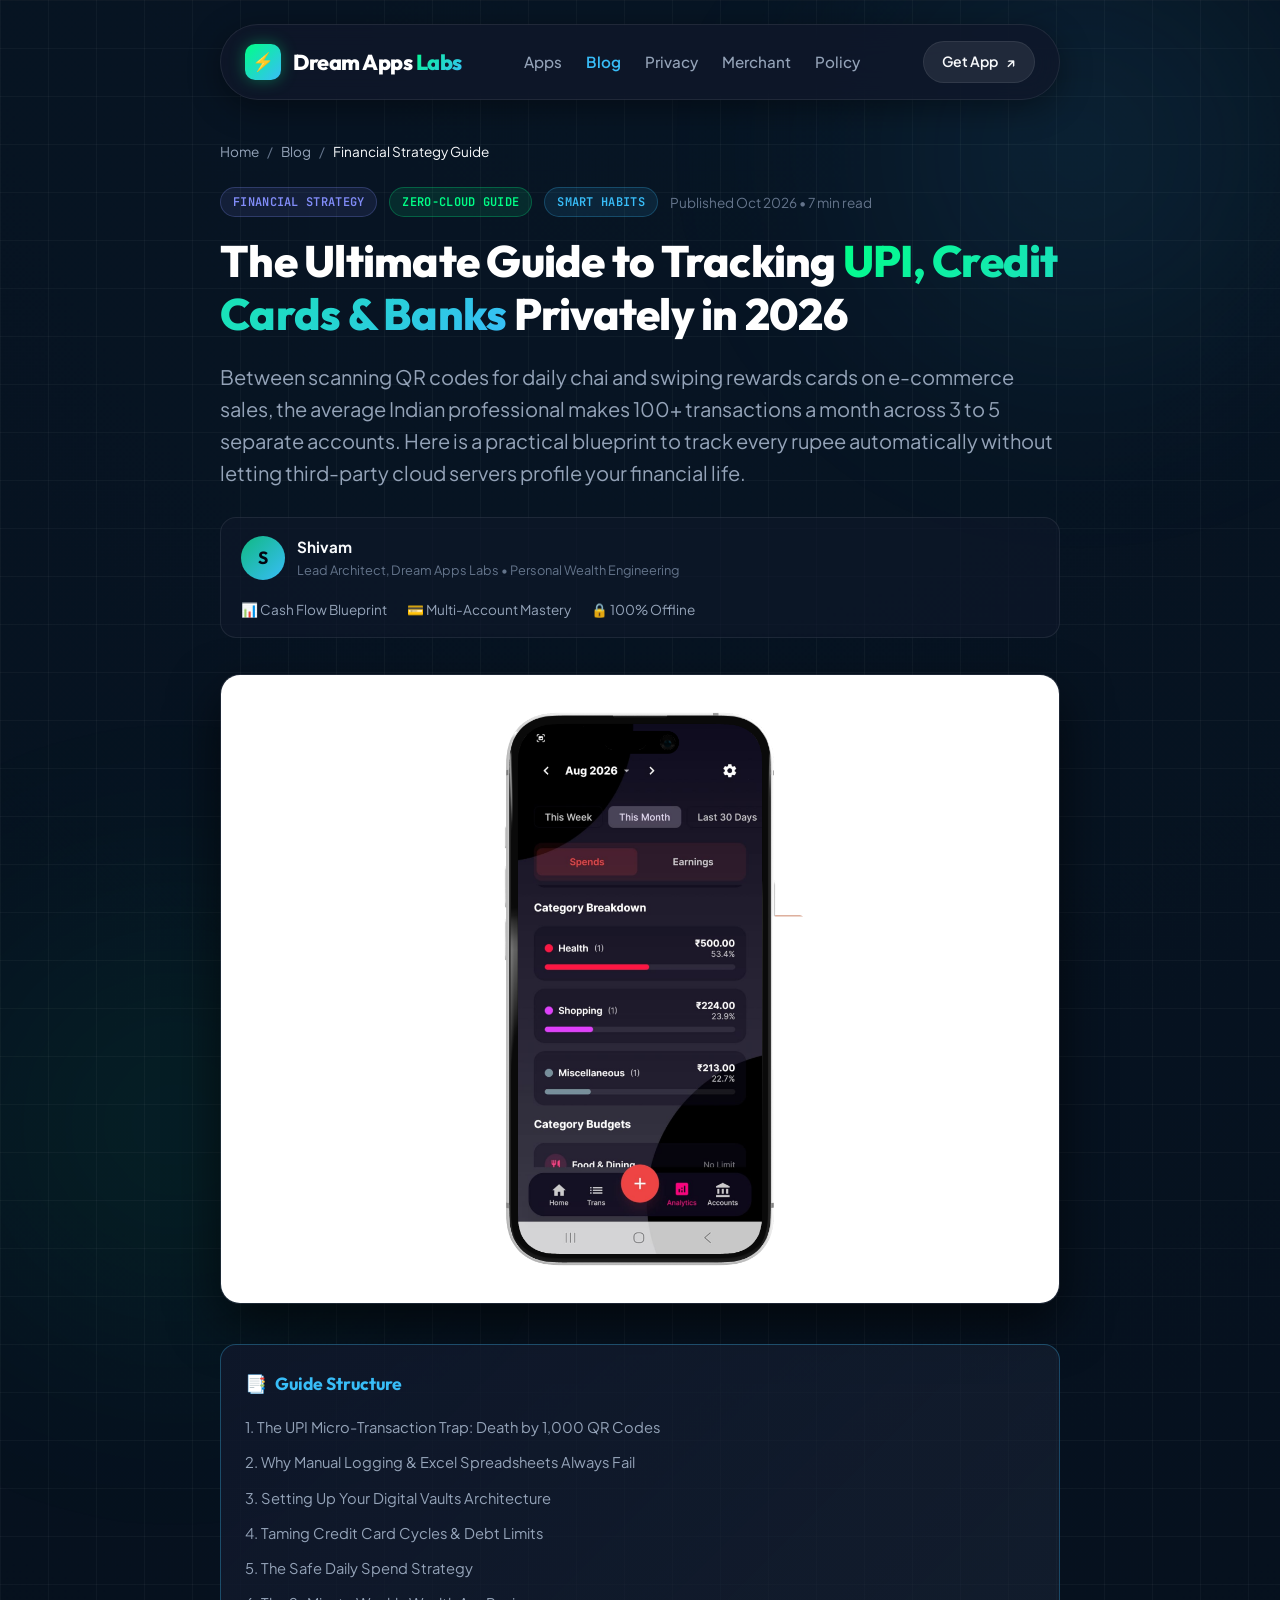
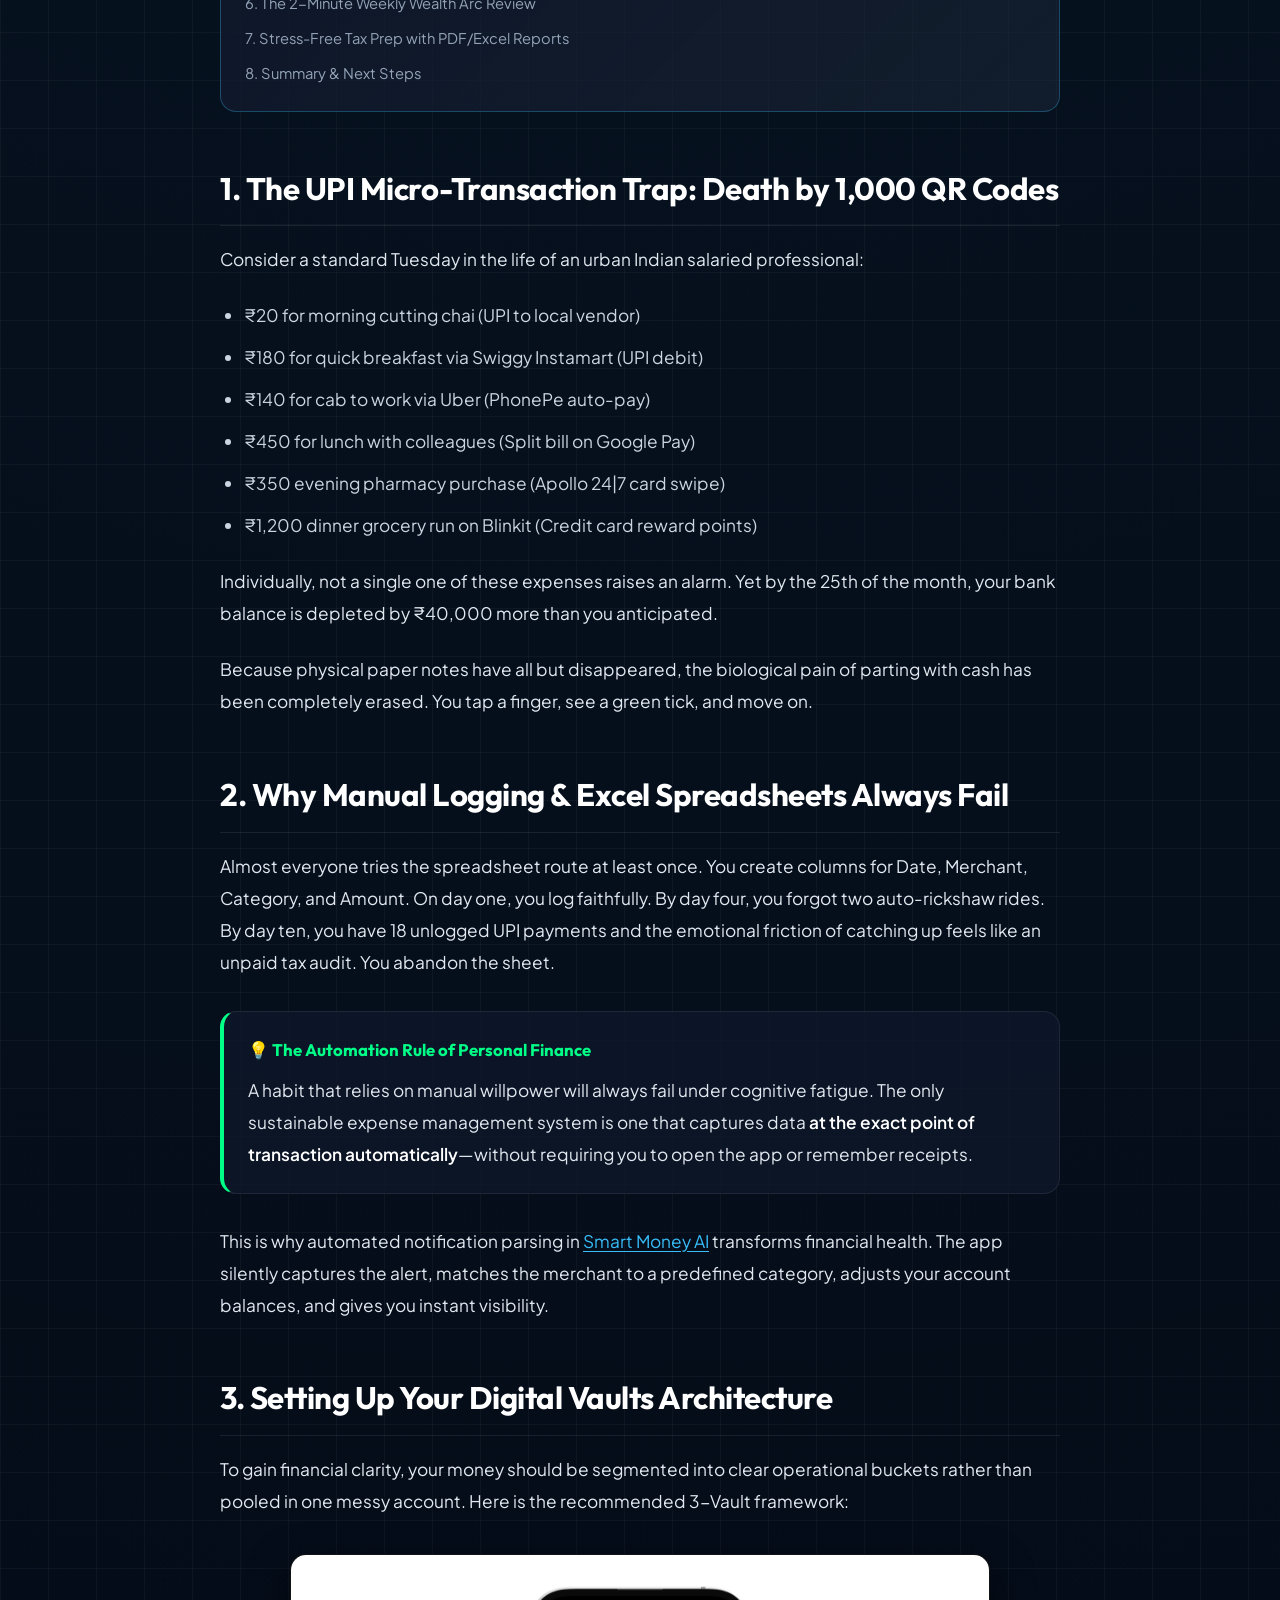
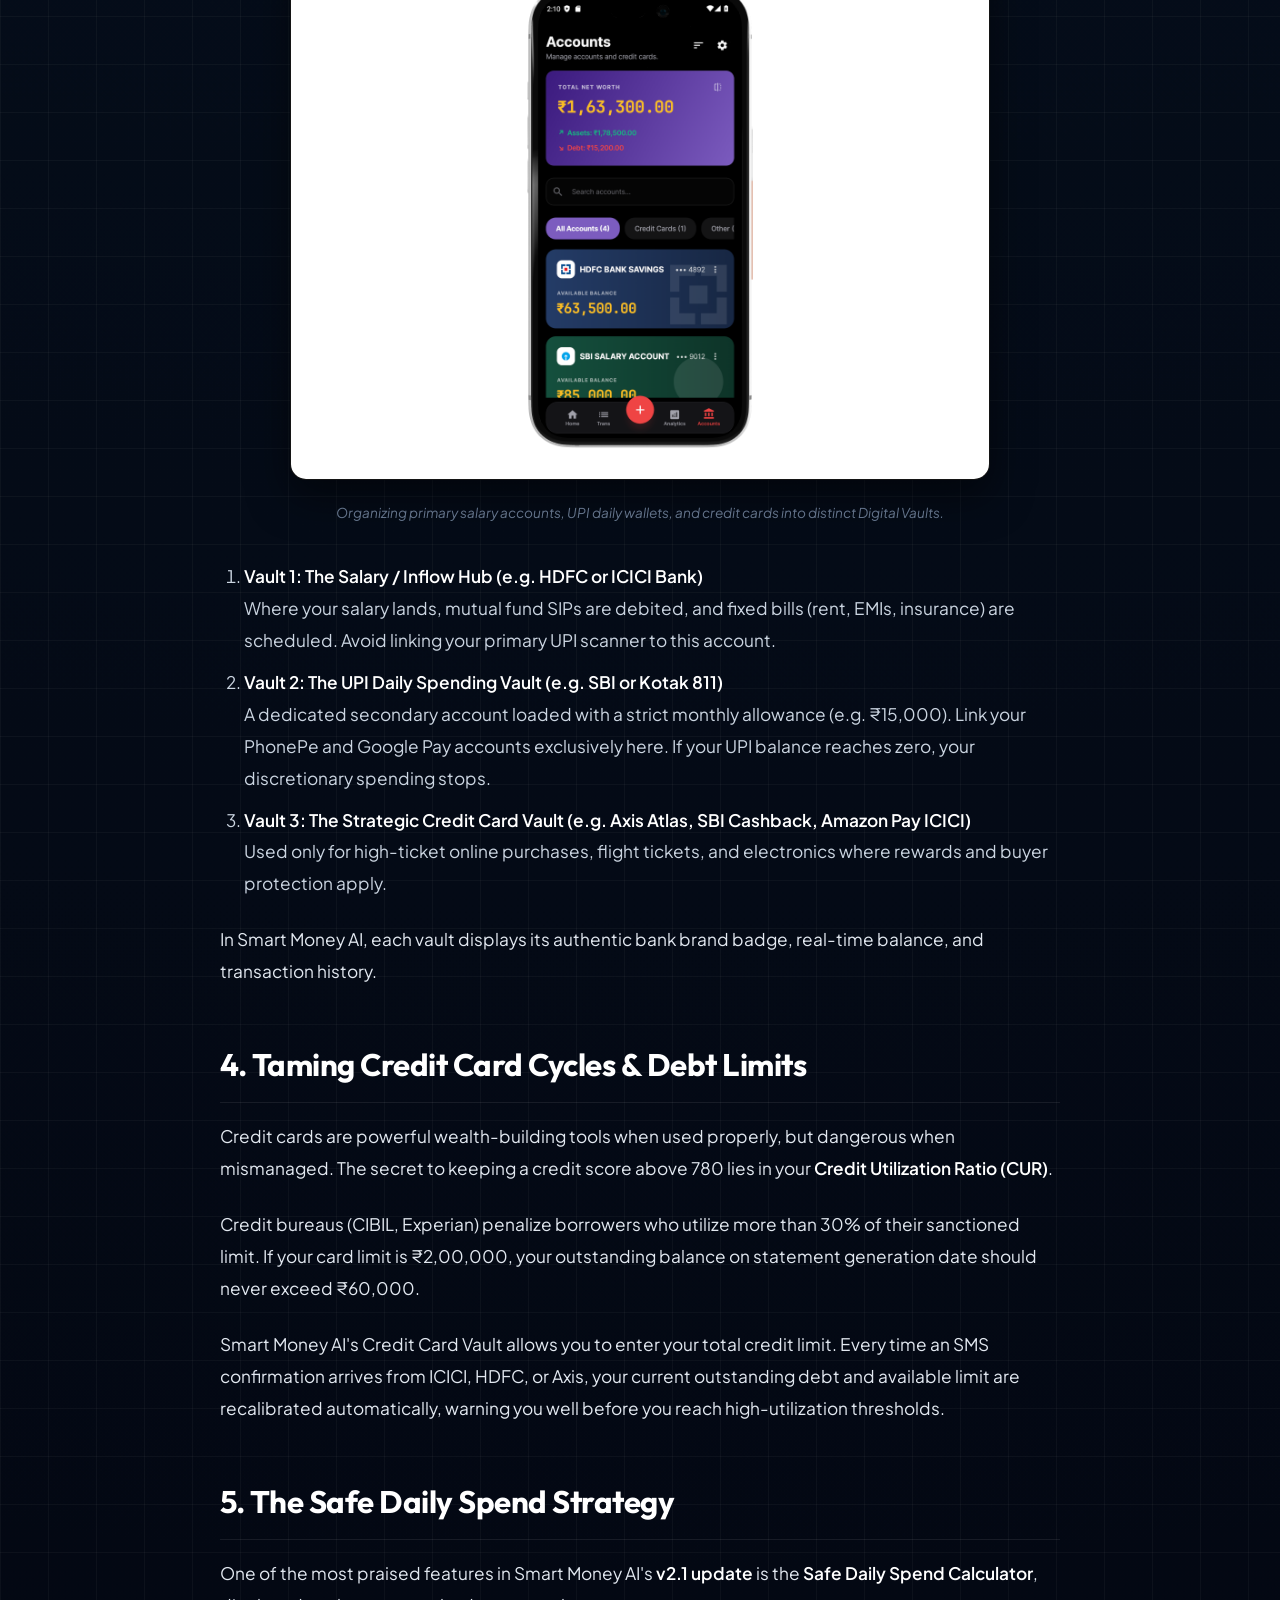
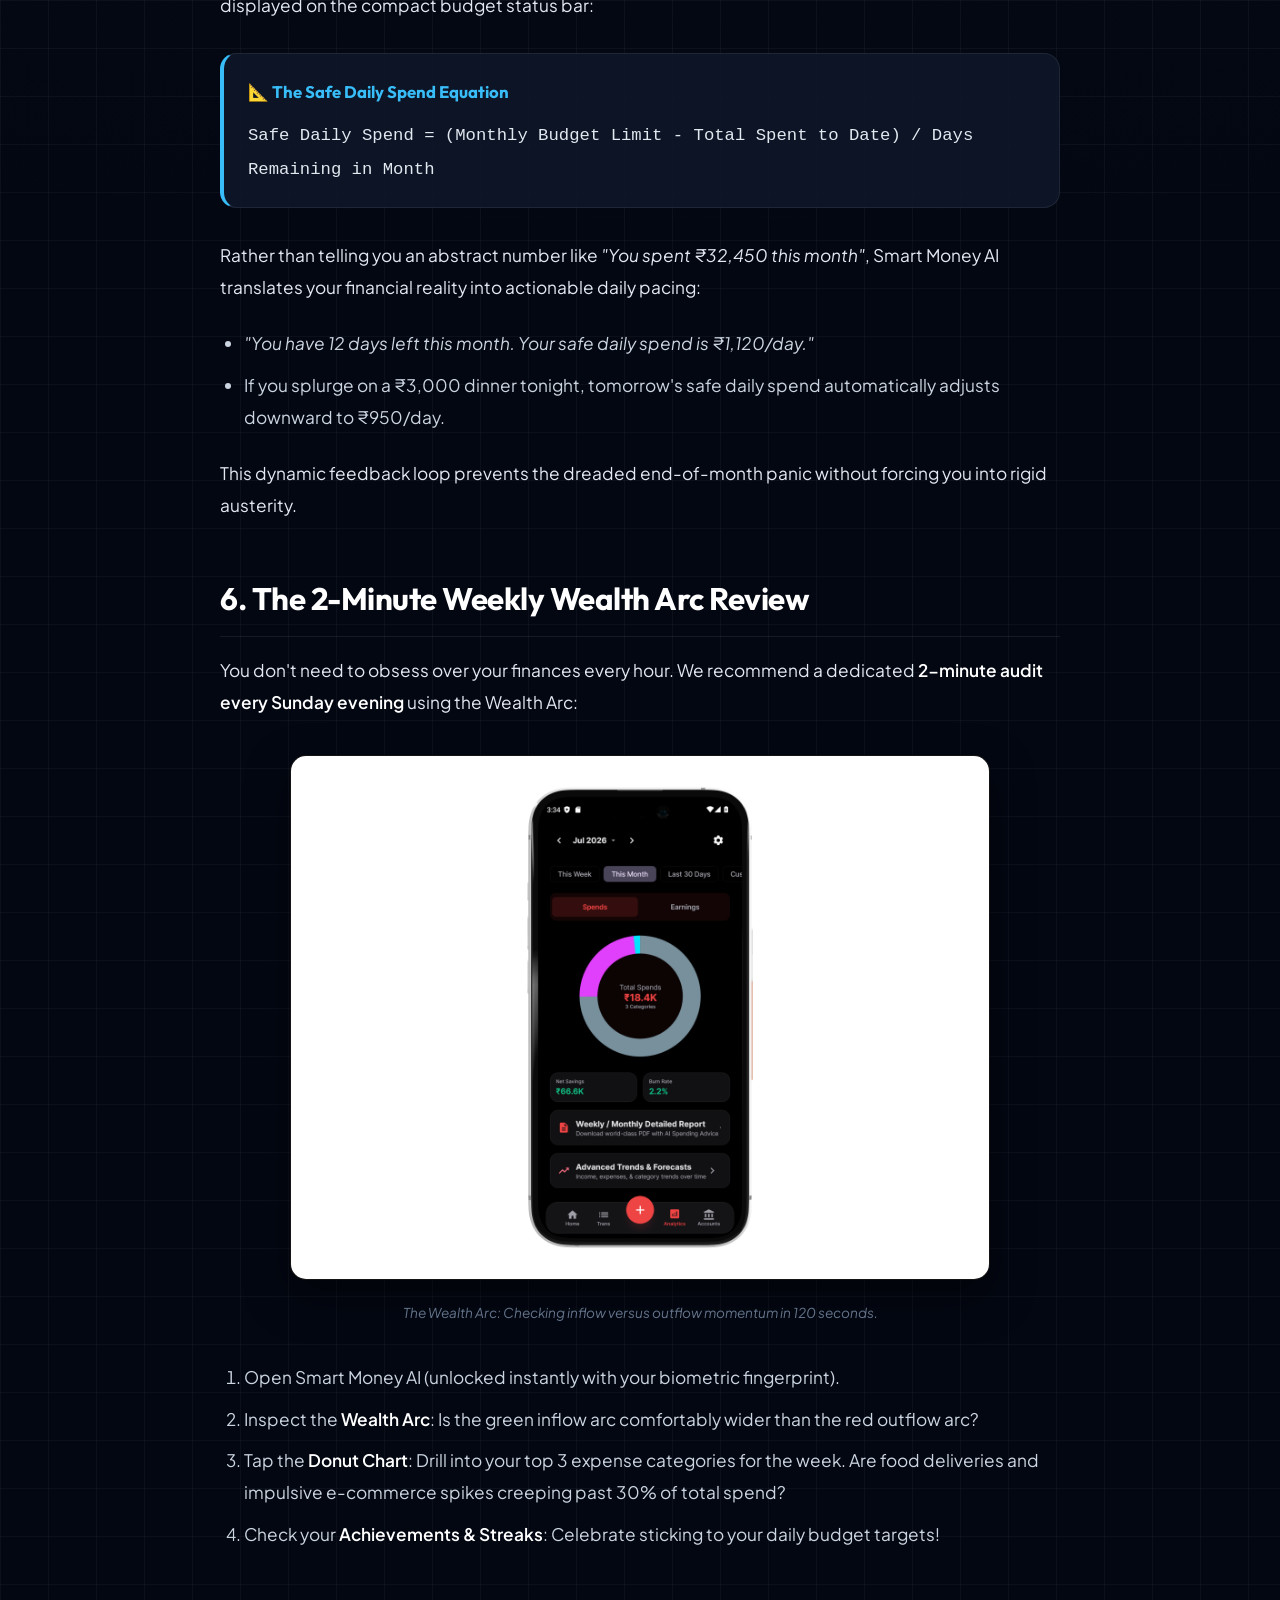
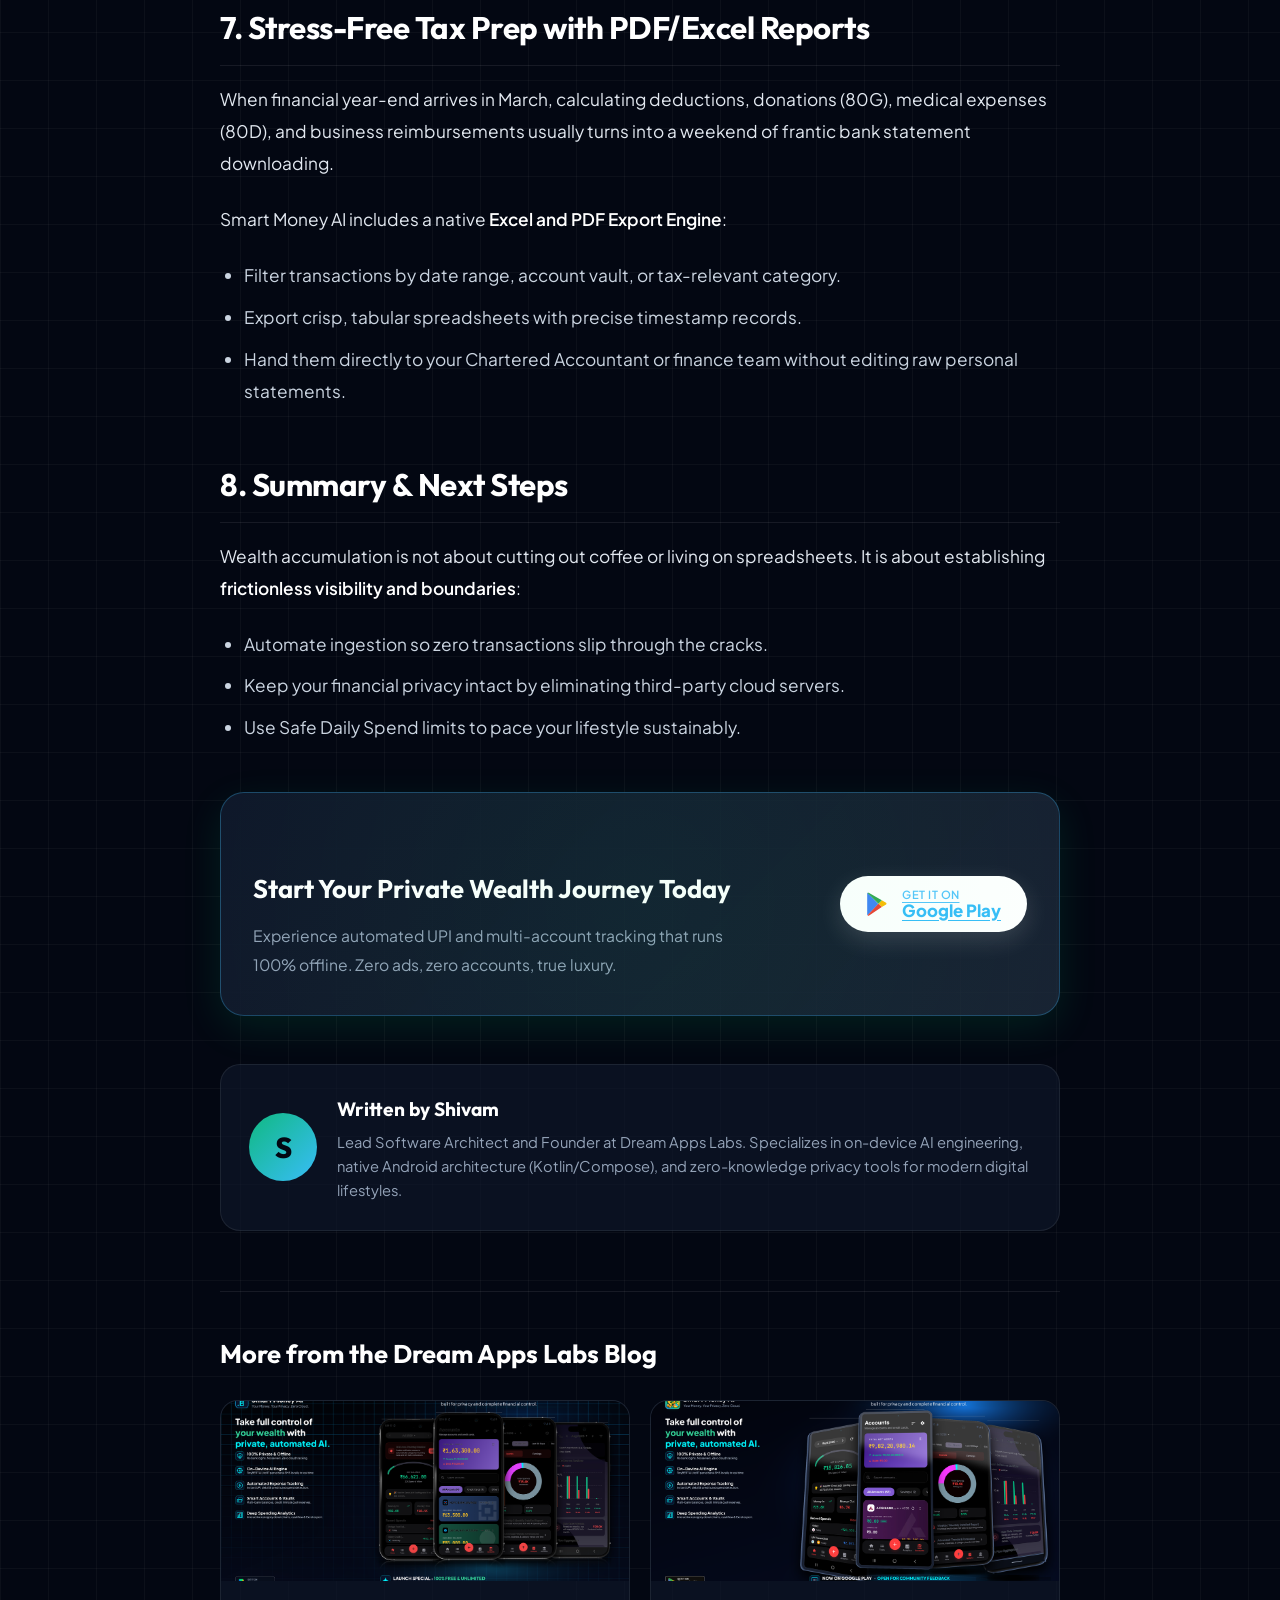
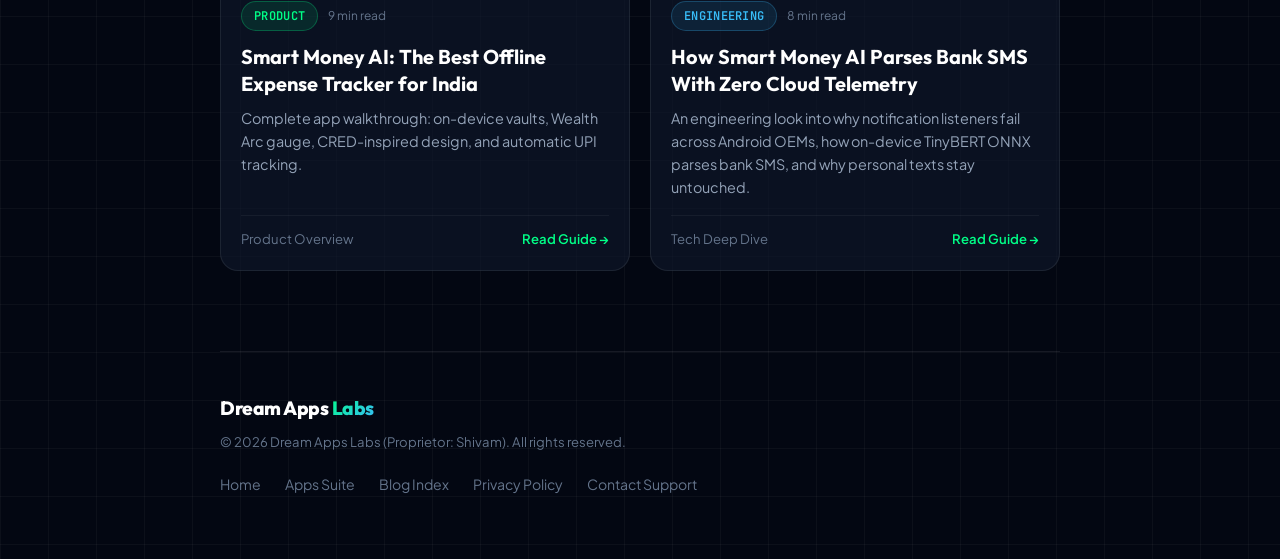
<file: docs/blog/guide-to-tracking-upi-credit-card-expenses-privately.html>
<!DOCTYPE html>
<html lang="en">
<head>
    <meta charset="UTF-8">
    <meta name="viewport" content="width=device-width, initial-scale=1.0">
    <title>The Ultimate Guide to Tracking UPI, Credit Card & Bank Expenses Privately in 2026 | Dream Apps Labs</title>
    <meta name="description" content="Learn how to master multi-account personal finances, track high-frequency UPI spends, and monitor credit card limits across Indian banks with zero cloud tracking and zero manual bookkeeping.">
    <meta name="keywords" content="track upi expenses privately, manage multiple bank accounts credit cards india, personal budget offline app, smart money ai guide, indian personal finance guide 2026, safe daily spend calculator">
    <link rel="canonical" href="https://dreamappslabs.space/blog/guide-to-tracking-upi-credit-card-expenses-privately.html">

    <!-- Open Graph -->
    <meta property="og:site_name" content="Dream Apps Labs">
    <meta property="og:type" content="article">
    <meta property="og:url" content="https://dreamappslabs.space/blog/guide-to-tracking-upi-credit-card-expenses-privately.html">
    <meta property="og:title" content="The Ultimate Guide to Tracking UPI, Credit Card & Bank Expenses Privately in 2026">
    <meta property="og:description" content="Step-by-step masterclass: Take control of multi-bank cash flows, credit card billing cycles, and daily UPI splurges using on-device automation.">
    <meta property="og:image" content="https://dreamappslabs.space/assets/blog/category_breakdown_screen.png">
    <meta property="og:image:width" content="1200">
    <meta property="og:image:height" content="630">
    <meta property="article:published_time" content="2026-10-03T14:00:00+05:30">
    <meta property="article:modified_time" content="2026-10-03T18:00:00+05:30">
    <meta property="article:author" content="Shivam">
    <meta property="article:section" content="Personal Finance Strategy">
    <meta property="article:tag" content="Personal Finance">
    <meta property="article:tag" content="UPI">
    <meta property="article:tag" content="Credit Cards">

    <!-- Twitter / X Card -->
    <meta name="twitter:card" content="summary_large_image">
    <meta name="twitter:title" content="The Ultimate Guide to Tracking UPI & Credit Card Expenses Privately">
    <meta name="twitter:description" content="Master multi-account money management in India without leaking your financial data to cloud servers.">
    <meta name="twitter:image" content="https://dreamappslabs.space/assets/blog/category_breakdown_screen.png">

    <!-- Favicons -->
    <link rel="icon" type="image/png" sizes="32x32" href="../assets/app_icon_512.png">
    <link rel="icon" type="image/png" sizes="192x192" href="../assets/app_icon_512.png">
    <link rel="apple-touch-icon" sizes="180x180" href="../assets/app_icon_512.png">
    <meta name="theme-color" content="#030712">

    <!-- Fonts -->
    <link rel="preconnect" href="https://fonts.googleapis.com">
    <link rel="preconnect" href="https://fonts.gstatic.com" crossorigin>
    <link href="https://fonts.googleapis.com/css2?family=JetBrains+Mono:wght@400;600;700&family=Outfit:wght@400;500;600;700;800&family=Plus+Jakarta+Sans:wght@300;400;500;600;700&display=swap" rel="stylesheet">
    
    <link rel="stylesheet" href="../assets/blog.css">

    <!-- Structured Data -->
    <script type="application/ld+json">
    {
      "@context": "https://schema.org",
      "@graph": [
        {
          "@type": "BreadcrumbList",
          "itemListElement": [
            {
              "@type": "ListItem",
              "position": 1,
              "name": "Home",
              "item": "https://dreamappslabs.space/"
            },
            {
              "@type": "ListItem",
              "position": 2,
              "name": "Blog",
              "item": "https://dreamappslabs.space/blog/"
            },
            {
              "@type": "ListItem",
              "position": 3,
              "name": "Tracking UPI & Credit Card Spends Privately",
              "item": "https://dreamappslabs.space/blog/guide-to-tracking-upi-credit-card-expenses-privately.html"
            }
          ]
        },
        {
          "@type": "BlogPosting",
          "headline": "The Ultimate Guide to Tracking UPI, Credit Card & Bank Expenses Privately in 2026",
          "description": "Learn how to master multi-account personal finances, track high-frequency UPI spends, and monitor credit card limits across Indian banks with zero cloud tracking and zero manual bookkeeping.",
          "image": "https://dreamappslabs.space/assets/blog/category_breakdown_screen.png",
          "author": {
            "@type": "Person",
            "name": "Shivam",
            "jobTitle": "Lead Architect & Mobile Engineer",
            "worksFor": {
              "@type": "Organization",
              "name": "Dream Apps Labs"
            }
          },
          "publisher": {
            "@type": "Organization",
            "name": "Dream Apps Labs",
            "logo": {
              "@type": "ImageObject",
              "url": "https://dreamappslabs.space/assets/app_icon_512.png"
            }
          },
          "datePublished": "2026-10-03T14:00:00+05:30",
          "dateModified": "2026-10-03T18:00:00+05:30"
        }
      ]
    }
    </script>
</head>
<body>

    <div class="ambient-glow-1"></div>
    <div class="ambient-glow-2"></div>

    <div class="article-container">
        
        <!-- Header Navigation -->
        <header class="site-header">
            <a href="../" class="brand-container">
                <div class="brand-icon">⚡</div>
                <div class="logo">Dream Apps<span> Labs</span></div>
            </a>

            <nav class="nav-links">
                <a href="../#apps">Apps</a>
                <a href="../blog/" class="active">Blog</a>
                <a href="../#philosophy">Privacy</a>
                <a href="../#compliance">Merchant</a>
                <a href="../policy/smart-money/privacy-policy.html">Policy</a>
            </nav>

            <a href="https://play.google.com/store/apps/details?id=com.expensemanagerai" target="_blank" rel="noopener noreferrer" class="header-btn">
                <span>Get App</span>
                <span>↗</span>
            </a>
        </header>

        <!-- Breadcrumbs -->
        <nav class="breadcrumbs" aria-label="Breadcrumb">
            <a href="../">Home</a>
            <span class="separator">/</span>
            <a href="../blog/">Blog</a>
            <span class="separator">/</span>
            <span style="color: var(--text-primary);">Financial Strategy Guide</span>
        </nav>

        <!-- Article Header -->
        <article>
            <header class="article-header">
                <div class="article-meta-top">
                    <span class="pill pill-purple">Financial Strategy</span>
                    <span class="pill pill-emerald">Zero-Cloud Guide</span>
                    <span class="pill pill-blue">Smart Habits</span>
                    <span style="font-size: 0.85rem; color: var(--text-muted);">Published Oct 2026 • 7 min read</span>
                </div>

                <h1 class="article-title">The Ultimate Guide to Tracking <span>UPI, Credit Cards & Banks</span> Privately in 2026</h1>

                <p class="article-lead">
                    Between scanning QR codes for daily chai and swiping rewards cards on e-commerce sales, the average Indian professional makes 100+ transactions a month across 3 to 5 separate accounts. Here is a practical blueprint to track every rupee automatically without letting third-party cloud servers profile your financial life.
                </p>

                <div class="author-bar">
                    <div class="author-info">
                        <div class="author-avatar">S</div>
                        <div class="author-meta">
                            <h4>Shivam</h4>
                            <p>Lead Architect, Dream Apps Labs • Personal Wealth Engineering</p>
                        </div>
                    </div>
                    <div class="article-stats">
                        <span>📊 Cash Flow Blueprint</span>
                        <span>💳 Multi-Account Mastery</span>
                        <span>🔒 100% Offline</span>
                    </div>
                </div>
            </header>

            <!-- Featured Image -->
            <div class="article-featured-image">
                <img src="../assets/blog/category_breakdown_screen.png" alt="Smart Money AI Category Breakdown and Spending Insights" width="1200" height="630">
            </div>

            <!-- Table of Contents -->
            <div class="toc-box">
                <div class="toc-title">
                    <span>📑</span> Guide Structure
                </div>
                <ul class="toc-list">
                    <li><a href="#micro-transaction-trap">1. The UPI Micro-Transaction Trap: Death by 1,000 QR Codes</a></li>
                    <li><a href="#why-manual-spreadsheets-fail">2. Why Manual Logging & Excel Spreadsheets Always Fail</a></li>
                    <li><a href="#digital-vault-strategy">3. Setting Up Your Digital Vaults Architecture</a></li>
                    <li><a href="#managing-credit-card-cycles">4. Taming Credit Card Cycles & Debt Limits</a></li>
                    <li><a href="#safe-daily-spend">5. The Safe Daily Spend Strategy</a></li>
                    <li><a href="#weekly-wealth-arc-audit">6. The 2-Minute Weekly Wealth Arc Review</a></li>
                    <li><a href="#tax-prep-and-export">7. Stress-Free Tax Prep with PDF/Excel Reports</a></li>
                    <li><a href="#summary-takeaways">8. Summary & Next Steps</a></li>
                </ul>
            </div>

            <!-- Article Body -->
            <div class="article-content">

                <h2 id="micro-transaction-trap">1. The UPI Micro-Transaction Trap: Death by 1,000 QR Codes</h2>
                <p>
                    Consider a standard Tuesday in the life of an urban Indian salaried professional:
                </p>
                <ul>
                    <li>₹20 for morning cutting chai (UPI to local vendor)</li>
                    <li>₹180 for quick breakfast via Swiggy Instamart (UPI debit)</li>
                    <li>₹140 for cab to work via Uber (PhonePe auto-pay)</li>
                    <li>₹450 for lunch with colleagues (Split bill on Google Pay)</li>
                    <li>₹350 evening pharmacy purchase (Apollo 24|7 card swipe)</li>
                    <li>₹1,200 dinner grocery run on Blinkit (Credit card reward points)</li>
                </ul>
                <p>
                    Individually, not a single one of these expenses raises an alarm. Yet by the 25th of the month, your bank balance is depleted by ₹40,000 more than you anticipated.
                </p>
                <p>
                    Because physical paper notes have all but disappeared, the biological pain of parting with cash has been completely erased. You tap a finger, see a green tick, and move on.
                </p>

                <h2 id="why-manual-spreadsheets-fail">2. Why Manual Logging & Excel Spreadsheets Always Fail</h2>
                <p>
                    Almost everyone tries the spreadsheet route at least once. You create columns for Date, Merchant, Category, and Amount. On day one, you log faithfully. By day four, you forgot two auto-rickshaw rides. By day ten, you have 18 unlogged UPI payments and the emotional friction of catching up feels like an unpaid tax audit. You abandon the sheet.
                </p>

                <div class="callout callout-emerald">
                    <div class="callout-title">💡 The Automation Rule of Personal Finance</div>
                    <p>
                        A habit that relies on manual willpower will always fail under cognitive fatigue. The only sustainable expense management system is one that captures data <strong>at the exact point of transaction automatically</strong>—without requiring you to open the app or remember receipts.
                    </p>
                </div>

                <p>
                    This is why automated notification parsing in <a href="smart-money-ai-best-offline-expense-tracker-india.html">Smart Money AI</a> transforms financial health. The app silently captures the alert, matches the merchant to a predefined category, adjusts your account balances, and gives you instant visibility.
                </p>

                <h2 id="digital-vault-strategy">3. Setting Up Your Digital Vaults Architecture</h2>
                <p>
                    To gain financial clarity, your money should be segmented into clear operational buckets rather than pooled in one messy account. Here is the recommended 3-Vault framework:
                </p>

                <div class="article-image-box">
                    <img src="../assets/blog/accounts_vault_screen.png" alt="Smart Money AI Multi Account Vaults Setup" width="700">
                    <div class="caption">Organizing primary salary accounts, UPI daily wallets, and credit cards into distinct Digital Vaults.</div>
                </div>

                <ol>
                    <li>
                        <strong>Vault 1: The Salary / Inflow Hub (e.g. HDFC or ICICI Bank)</strong><br>
                        Where your salary lands, mutual fund SIPs are debited, and fixed bills (rent, EMIs, insurance) are scheduled. Avoid linking your primary UPI scanner to this account.
                    </li>
                    <li>
                        <strong>Vault 2: The UPI Daily Spending Vault (e.g. SBI or Kotak 811)</strong><br>
                        A dedicated secondary account loaded with a strict monthly allowance (e.g. ₹15,000). Link your PhonePe and Google Pay accounts exclusively here. If your UPI balance reaches zero, your discretionary spending stops.
                    </li>
                    <li>
                        <strong>Vault 3: The Strategic Credit Card Vault (e.g. Axis Atlas, SBI Cashback, Amazon Pay ICICI)</strong><br>
                        Used only for high-ticket online purchases, flight tickets, and electronics where rewards and buyer protection apply.
                    </li>
                </ol>

                <p>
                    In Smart Money AI, each vault displays its authentic bank brand badge, real-time balance, and transaction history.
                </p>

                <h2 id="managing-credit-card-cycles">4. Taming Credit Card Cycles & Debt Limits</h2>
                <p>
                    Credit cards are powerful wealth-building tools when used properly, but dangerous when mismanaged. The secret to keeping a credit score above 780 lies in your <strong>Credit Utilization Ratio (CUR)</strong>.
                </p>
                <p>
                    Credit bureaus (CIBIL, Experian) penalize borrowers who utilize more than 30% of their sanctioned limit. If your card limit is ₹2,00,000, your outstanding balance on statement generation date should never exceed ₹60,000.
                </p>
                <p>
                    Smart Money AI's Credit Card Vault allows you to enter your total credit limit. Every time an SMS confirmation arrives from ICICI, HDFC, or Axis, your current outstanding debt and available limit are recalibrated automatically, warning you well before you reach high-utilization thresholds.
                </p>

                <h2 id="safe-daily-spend">5. The Safe Daily Spend Strategy</h2>
                <p>
                    One of the most praised features in Smart Money AI's <strong>v2.1 update</strong> is the <strong>Safe Daily Spend Calculator</strong>, displayed on the compact budget status bar:
                </p>

                <div class="callout callout-blue">
                    <div class="callout-title">📐 The Safe Daily Spend Equation</div>
                    <p>
                        <code>Safe Daily Spend = (Monthly Budget Limit - Total Spent to Date) / Days Remaining in Month</code>
                    </p>
                </div>

                <p>
                    Rather than telling you an abstract number like <em>"You spent ₹32,450 this month"</em>, Smart Money AI translates your financial reality into actionable daily pacing:
                </p>
                <ul>
                    <li><em>"You have 12 days left this month. Your safe daily spend is ₹1,120/day."</em></li>
                    <li>If you splurge on a ₹3,000 dinner tonight, tomorrow's safe daily spend automatically adjusts downward to ₹950/day.</li>
                </ul>
                <p>
                    This dynamic feedback loop prevents the dreaded end-of-month panic without forcing you into rigid austerity.
                </p>

                <h2 id="weekly-wealth-arc-audit">6. The 2-Minute Weekly Wealth Arc Review</h2>
                <p>
                    You don't need to obsess over your finances every hour. We recommend a dedicated <strong>2-minute audit every Sunday evening</strong> using the Wealth Arc:
                </p>

                <div class="article-image-box">
                    <img src="../assets/blog/analytics_wealth_arc.png" alt="Smart Money AI Wealth Arc and Category Distribution" width="700">
                    <div class="caption">The Wealth Arc: Checking inflow versus outflow momentum in 120 seconds.</div>
                </div>

                <ol>
                    <li>Open Smart Money AI (unlocked instantly with your biometric fingerprint).</li>
                    <li>Inspect the <strong>Wealth Arc</strong>: Is the green inflow arc comfortably wider than the red outflow arc?</li>
                    <li>Tap the <strong>Donut Chart</strong>: Drill into your top 3 expense categories for the week. Are food deliveries and impulsive e-commerce spikes creeping past 30% of total spend?</li>
                    <li>Check your <strong>Achievements & Streaks</strong>: Celebrate sticking to your daily budget targets!</li>
                </ol>

                <h2 id="tax-prep-and-export">7. Stress-Free Tax Prep with PDF/Excel Reports</h2>
                <p>
                    When financial year-end arrives in March, calculating deductions, donations (80G), medical expenses (80D), and business reimbursements usually turns into a weekend of frantic bank statement downloading.
                </p>
                <p>
                    Smart Money AI includes a native <strong>Excel and PDF Export Engine</strong>:
                </p>
                <ul>
                    <li>Filter transactions by date range, account vault, or tax-relevant category.</li>
                    <li>Export crisp, tabular spreadsheets with precise timestamp records.</li>
                    <li>Hand them directly to your Chartered Accountant or finance team without editing raw personal statements.</li>
                </ul>

                <h2 id="summary-takeaways">8. Summary & Next Steps</h2>
                <p>
                    Wealth accumulation is not about cutting out coffee or living on spreadsheets. It is about establishing <strong>frictionless visibility and boundaries</strong>:
                </p>
                <ul>
                    <li>Automate ingestion so zero transactions slip through the cracks.</li>
                    <li>Keep your financial privacy intact by eliminating third-party cloud servers.</li>
                    <li>Use Safe Daily Spend limits to pace your lifestyle sustainably.</li>
                </ul>

                <!-- Download Card -->
                <div class="download-cta-card">
                    <div class="download-cta-text">
                        <h3>Start Your Private Wealth Journey Today</h3>
                        <p>Experience automated UPI and multi-account tracking that runs 100% offline. Zero ads, zero accounts, true luxury.</p>
                    </div>
                    <a href="https://play.google.com/store/apps/details?id=com.expensemanagerai" target="_blank" rel="noopener noreferrer" class="btn-playstore">
                        <svg width="24" height="24" viewBox="0 0 512 512">
                            <path fill="#4285F4" d="M32.5 13.7c-4.4 4.7-7 11.5-7 19.8v445c0 8.3 2.6 15.1 7 19.8l232-242.3L32.5 13.7z"/>
                            <path fill="#FBBC04" d="M336.8 322.2l-72.3-73.9 72.3-73.9 83.2 47.4c23.7 13.5 23.7 35.6 0 49.1l-83.2 47.4z"/>
                            <path fill="#EA4335" d="M336.8 322.2L264.5 248.3 32.5 498.3c7.8 8.3 20.6 9.3 34.6 1.4l269.7-177.5z"/>
                            <path fill="#34A853" d="M336.8 174.4L67.1 22.3c-14-7.9-26.8-6.9-34.6 1.4l232 224.6 72.3-73.9z"/>
                        </svg>
                        <div style="text-align: left; line-height: 1.15;">
                            <span style="font-size: 0.7rem; text-transform: uppercase; letter-spacing: 0.5px; opacity: 0.85; display: block; font-weight: 600;">GET IT ON</span>
                            <span style="font-size: 1.05rem; font-weight: 800;">Google Play</span>
                        </div>
                    </a>
                </div>

            </div>

            <!-- Author Full Bio -->
            <div class="author-bio-card">
                <div class="author-bio-avatar">S</div>
                <div class="author-bio-details">
                    <h4>Written by Shivam</h4>
                    <p>
                        Lead Software Architect and Founder at Dream Apps Labs. Specializes in on-device AI engineering, native Android architecture (Kotlin/Compose), and zero-knowledge privacy tools for modern digital lifestyles.
                    </p>
                </div>
            </div>

            <!-- Related Posts Section -->
            <div class="related-posts-section">
                <h3 class="related-posts-title">More from the Dream Apps Labs Blog</h3>
                <div class="related-posts-grid">
                    
                    <a href="smart-money-ai-best-offline-expense-tracker-india.html" class="blog-card">
                        <img src="../assets/blog/blog_hero_privacy_expense_tracker.png" alt="Smart Money AI Overview" class="blog-card-img">
                        <div class="blog-card-body">
                            <div class="blog-card-meta">
                                <span class="pill pill-emerald">Product</span>
                                <span style="font-size: 0.75rem; color: var(--text-muted);">9 min read</span>
                            </div>
                            <h4 class="blog-card-title">Smart Money AI: The Best Offline Expense Tracker for India</h4>
                            <p class="blog-card-snippet">Complete app walkthrough: on-device vaults, Wealth Arc gauge, CRED-inspired design, and automatic UPI tracking.</p>
                            <div class="blog-card-footer">
                                <span>Product Overview</span>
                                <span class="read-more-link">Read Guide →</span>
                            </div>
                        </div>
                    </a>

                    <a href="how-smart-money-ai-parses-sms-with-zero-cloud-telemetry.html" class="blog-card">
                        <img src="../assets/blog/blog_hero_notification_ai.png" alt="How Smart Money AI Parses Bank SMS With Zero Cloud Telemetry" class="blog-card-img">
                        <div class="blog-card-body">
                            <div class="blog-card-meta">
                                <span class="pill pill-blue">Engineering</span>
                                <span style="font-size: 0.75rem; color: var(--text-muted);">8 min read</span>
                            </div>
                            <h4 class="blog-card-title">How Smart Money AI Parses Bank SMS With Zero Cloud Telemetry</h4>
                            <p class="blog-card-snippet">An engineering look into why notification listeners fail across Android OEMs, how on-device TinyBERT ONNX parses bank SMS, and why personal texts stay untouched.</p>
                            <div class="blog-card-footer">
                                <span>Tech Deep Dive</span>
                                <span class="read-more-link">Read Guide →</span>
                            </div>
                        </div>
                    </a>

                </div>
            </div>

        </article>

        <!-- Footer -->
        <footer>
            <div class="footer-brand">
                <div class="logo" style="font-size: 1.2rem;">Dream Apps<span> Labs</span></div>
                <div style="font-size: 0.82rem; color: var(--text-muted);">&copy; 2026 Dream Apps Labs (Proprietor: Shivam). All rights reserved.</div>
            </div>

            <div class="footer-links">
                <a href="../">Home</a>
                <a href="../#apps">Apps Suite</a>
                <a href="../blog/">Blog Index</a>
                <a href="../policy/smart-money/privacy-policy.html">Privacy Policy</a>
                <a href="mailto:dreamapps1947@gmail.com">Contact Support</a>
            </div>
        </footer>

    </div>

</body>
</html>
</file>
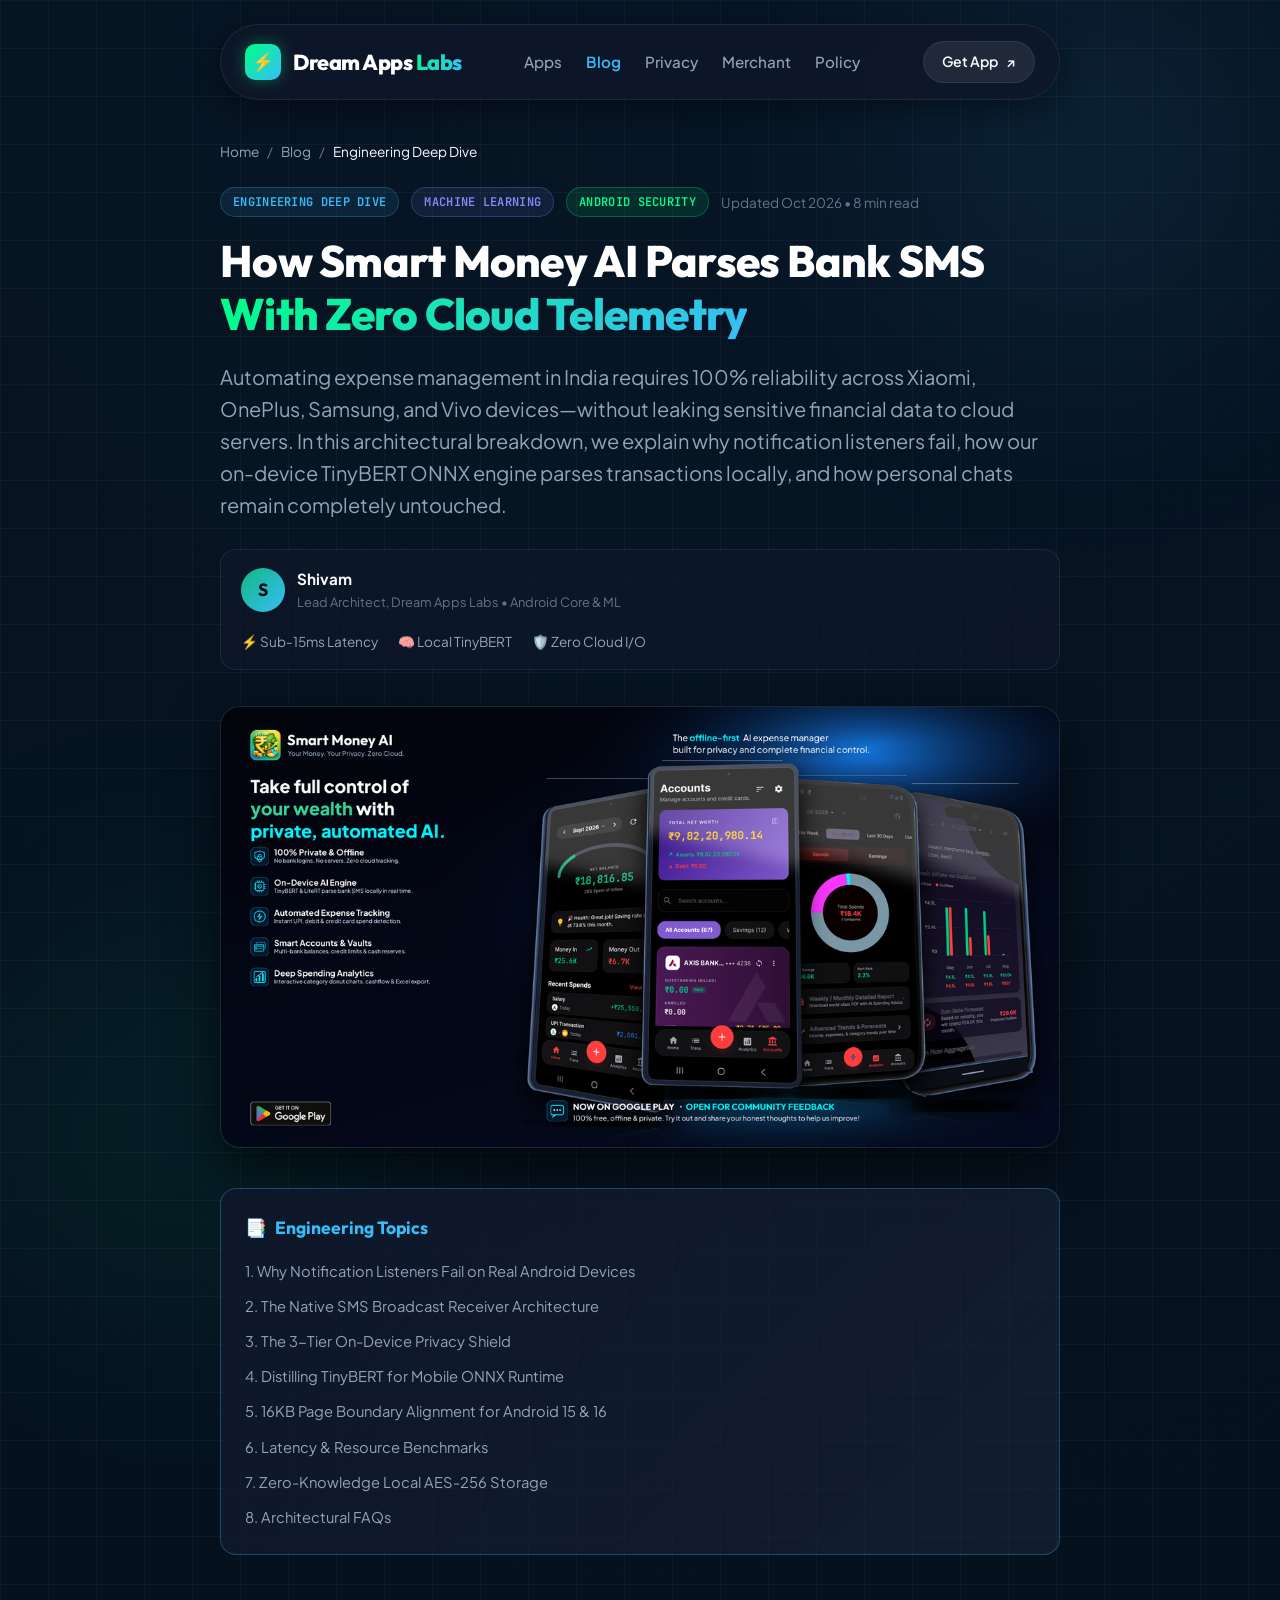
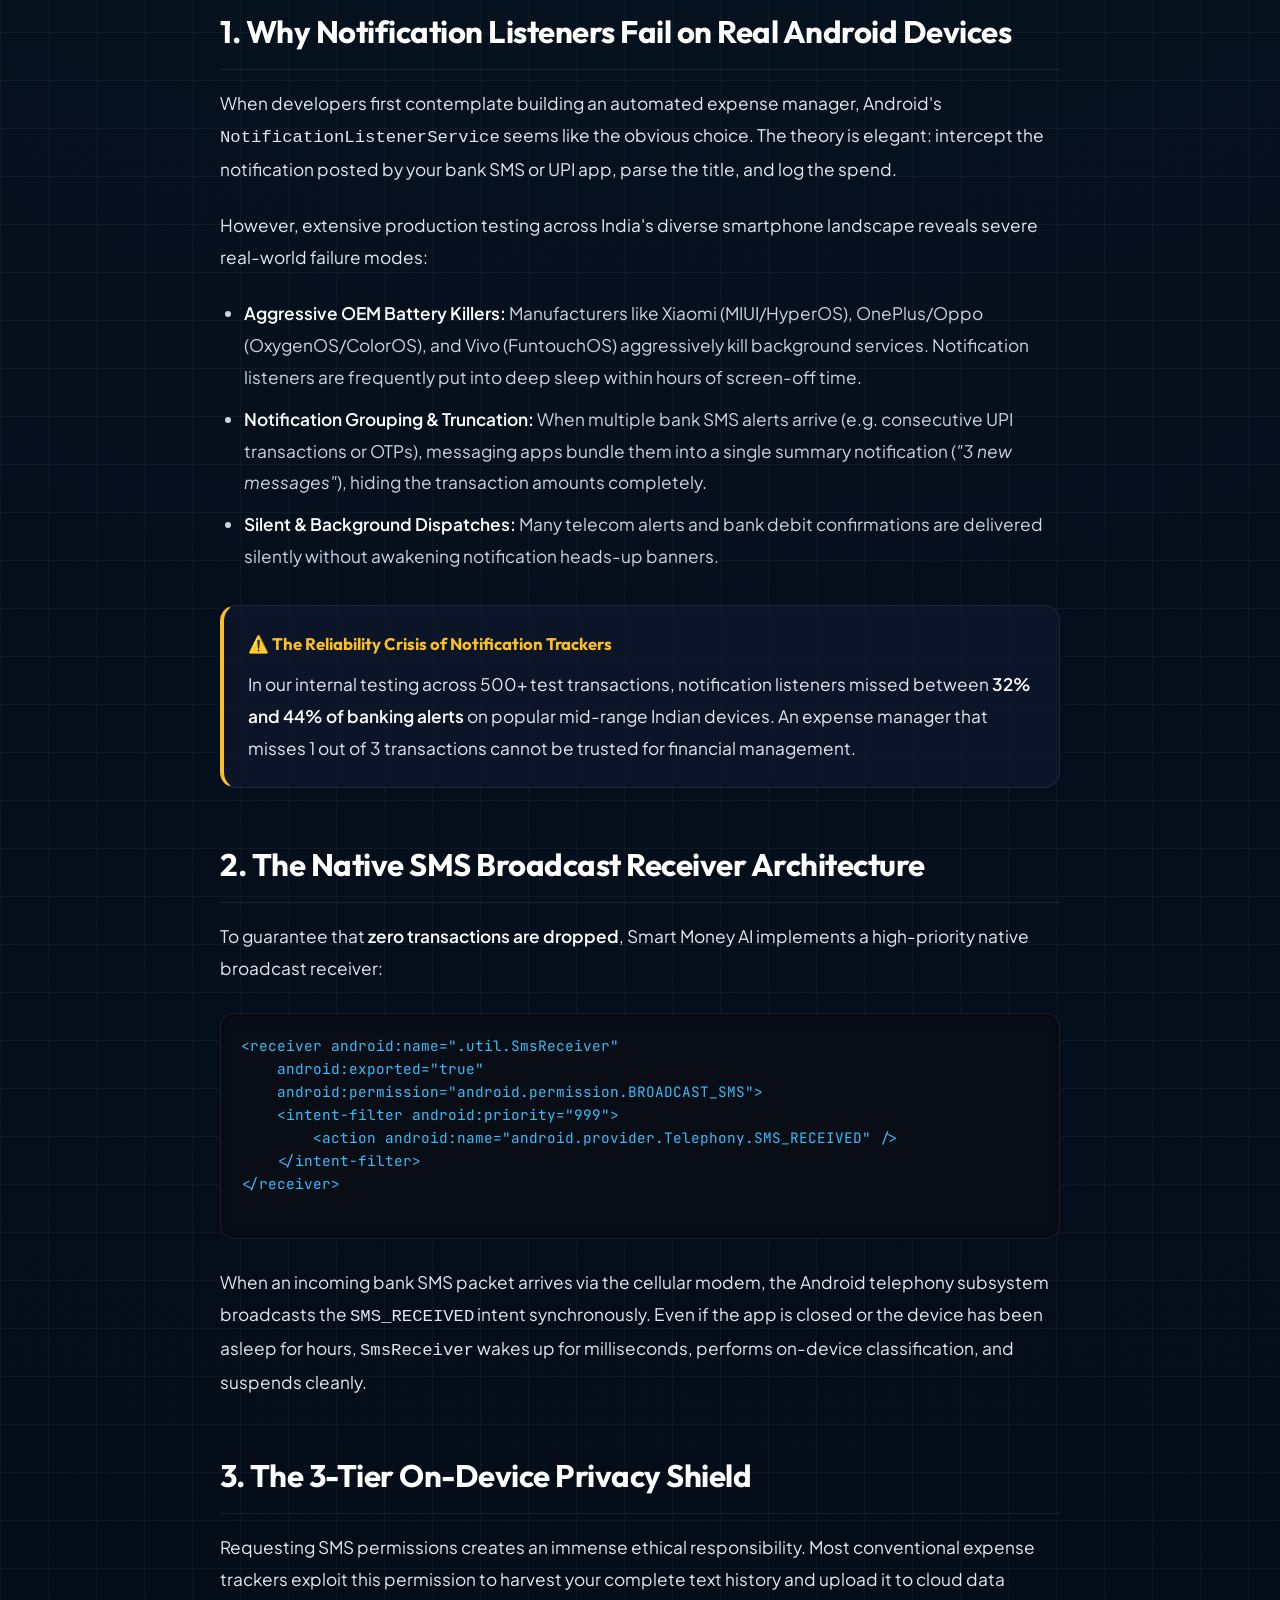
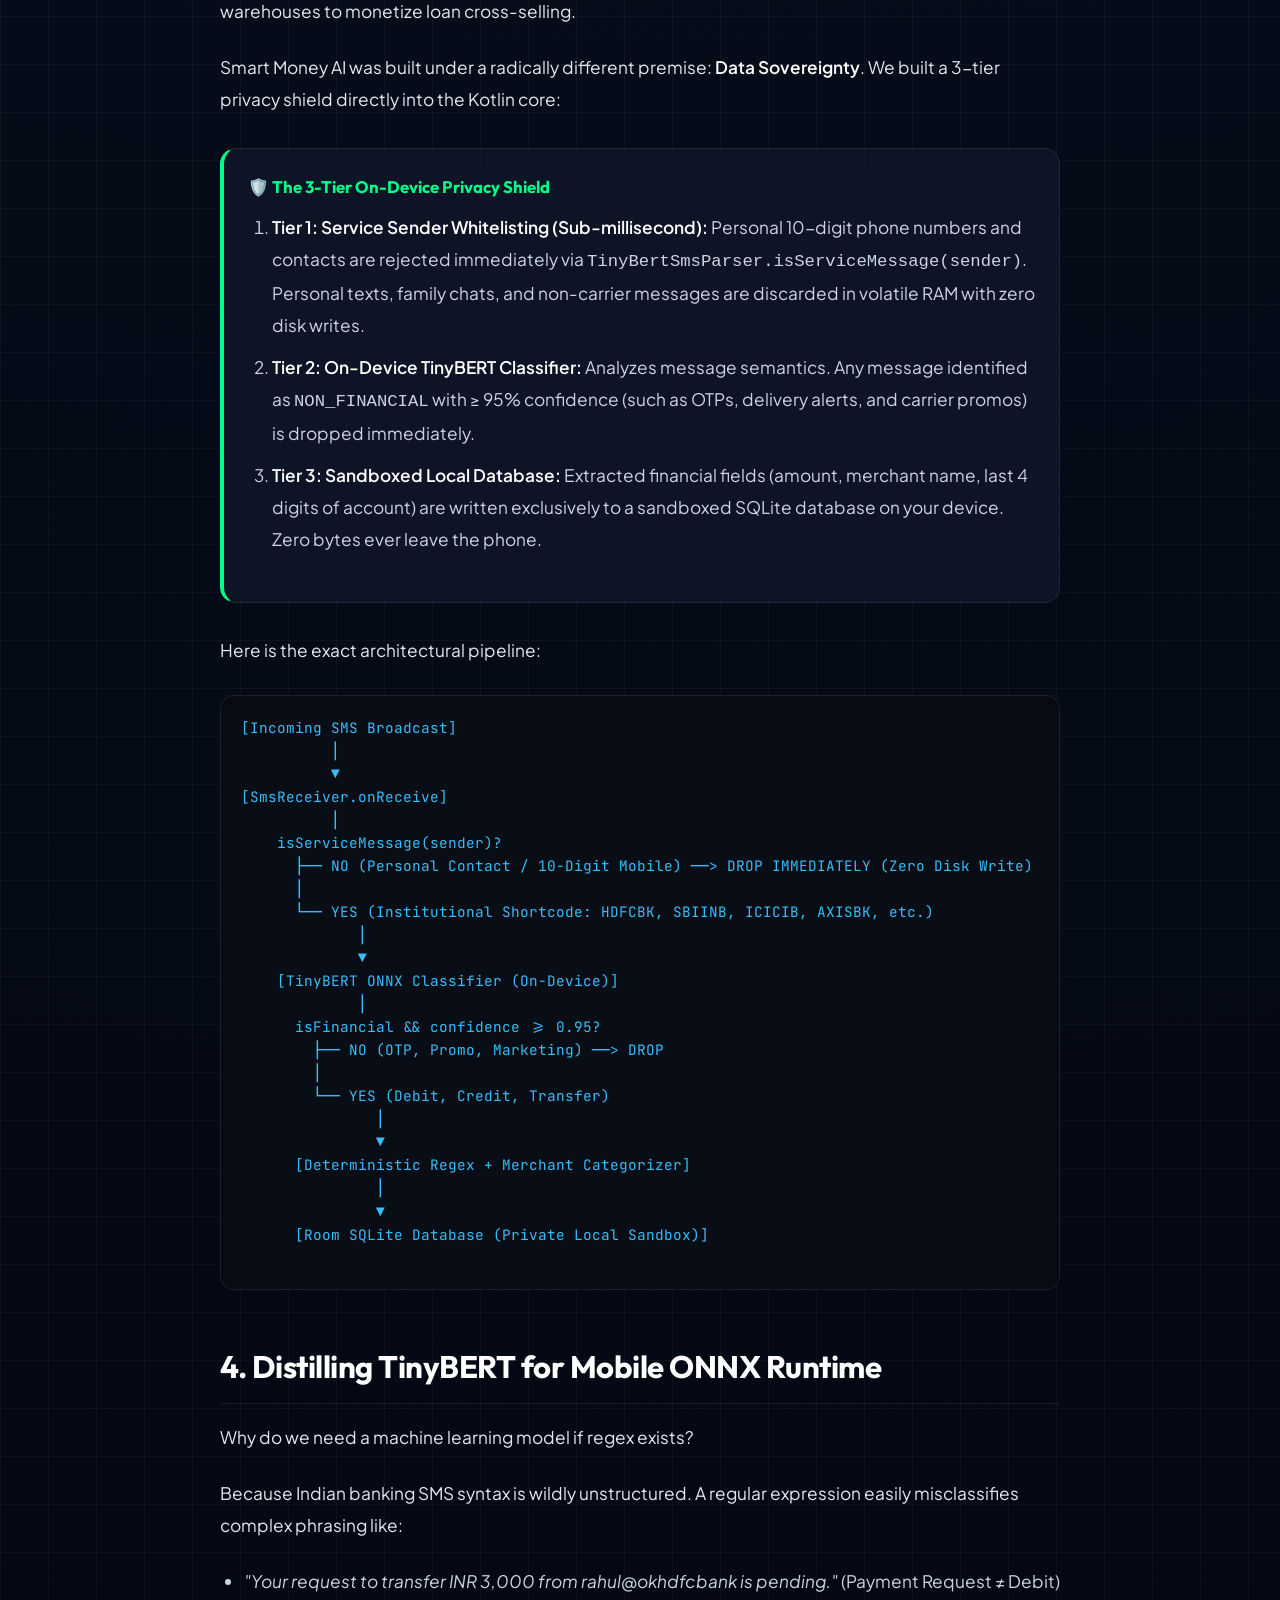
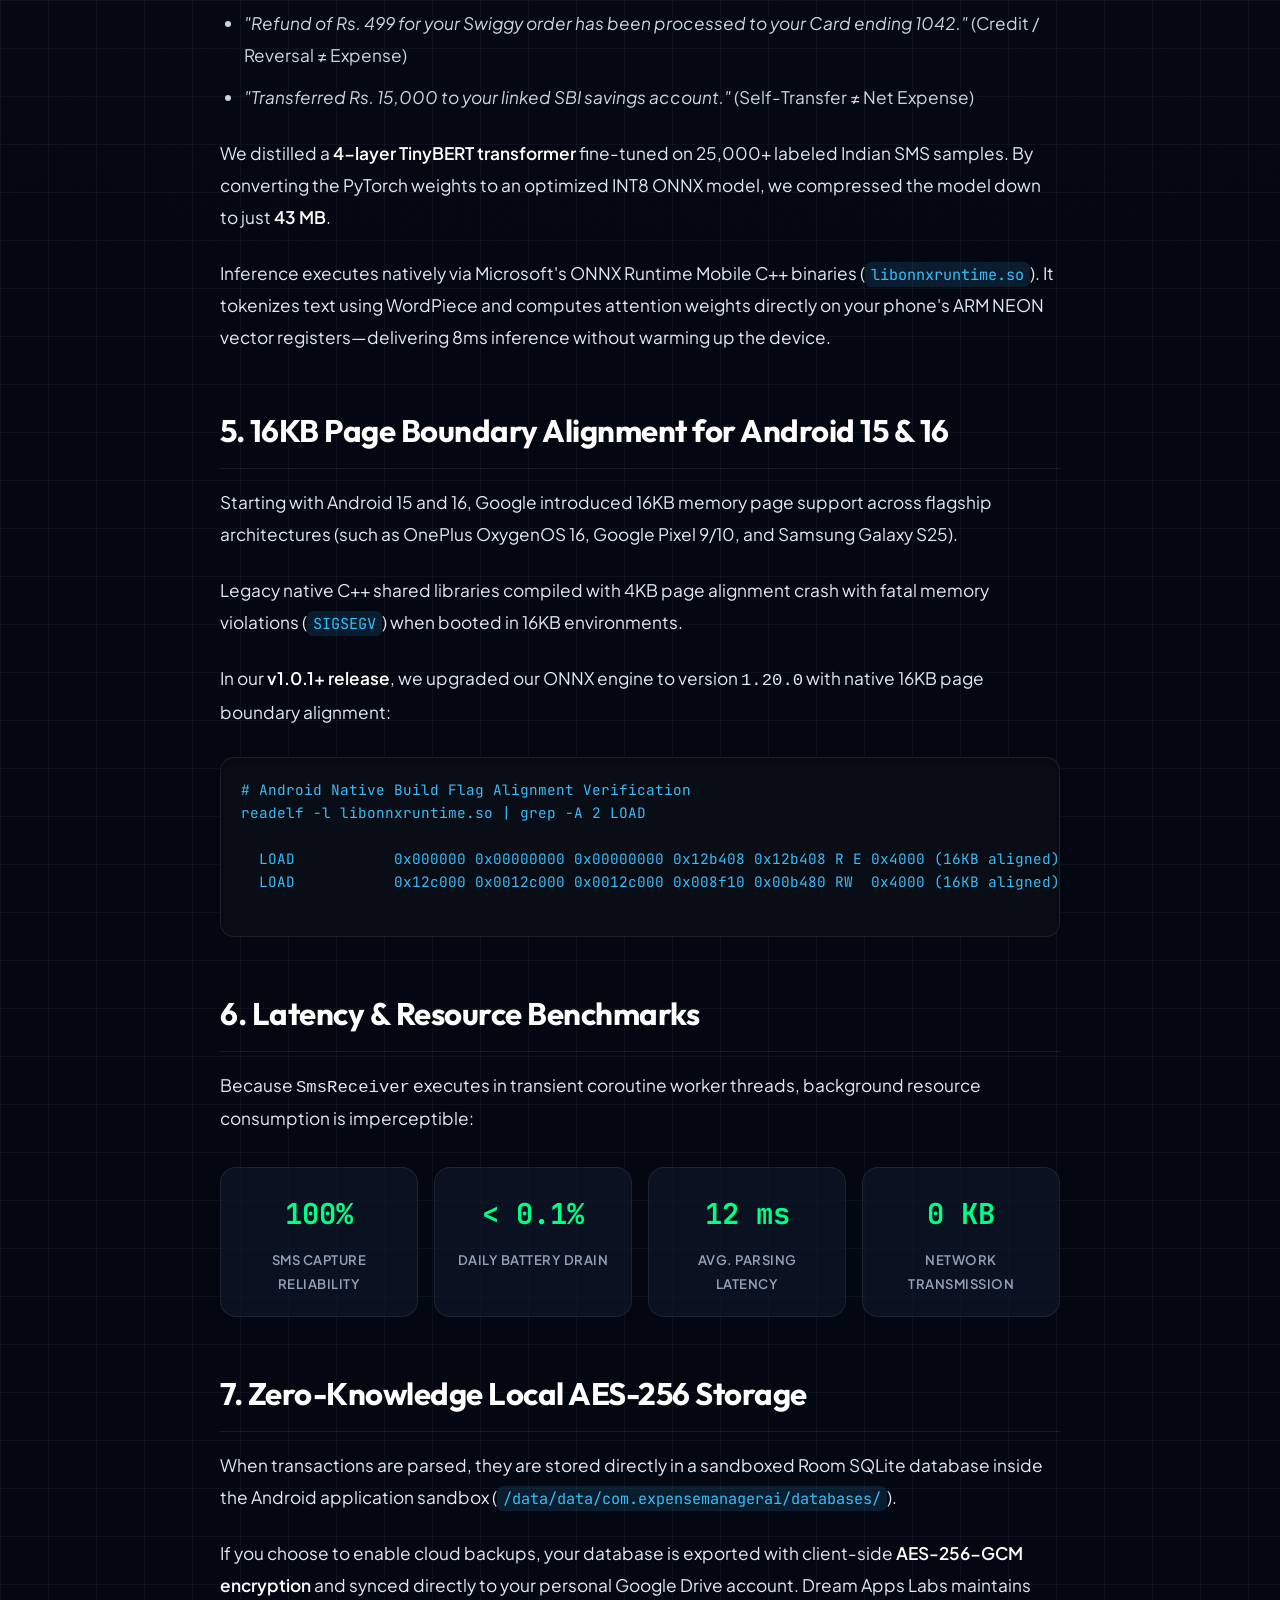
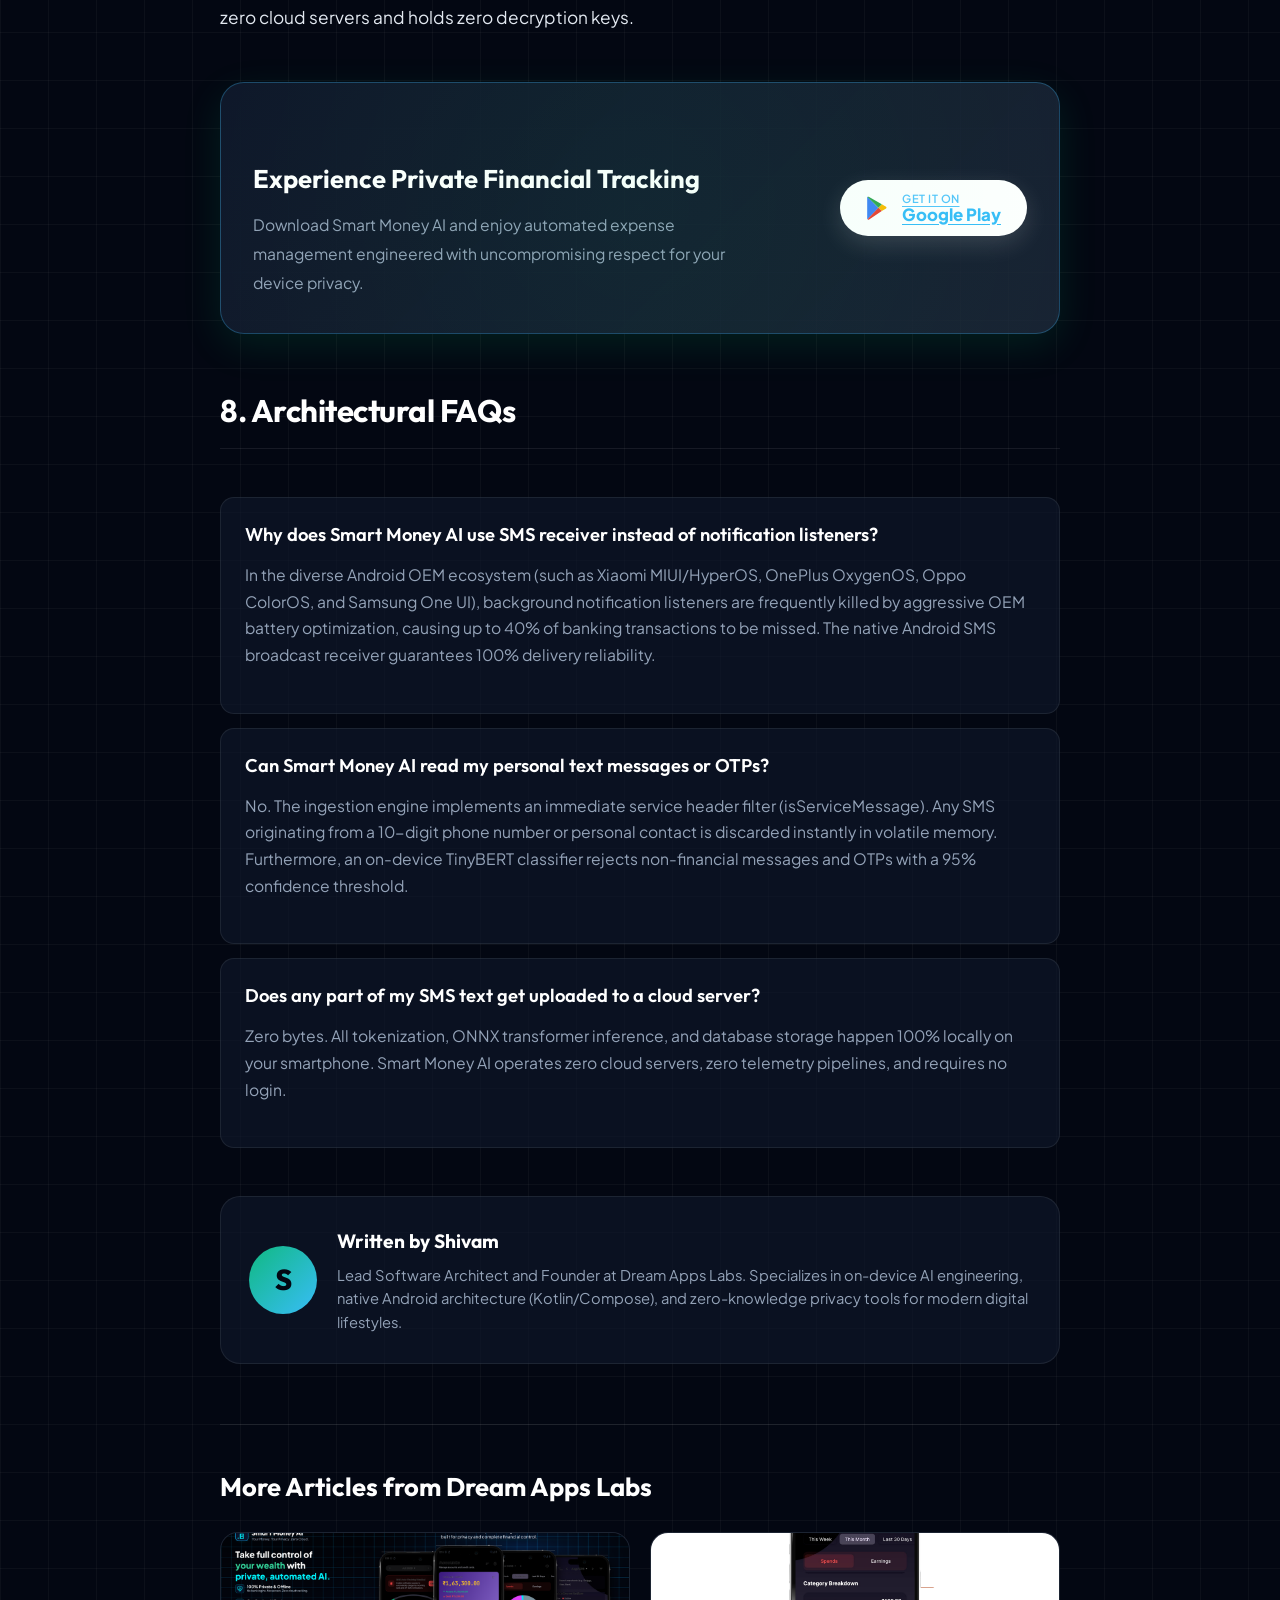
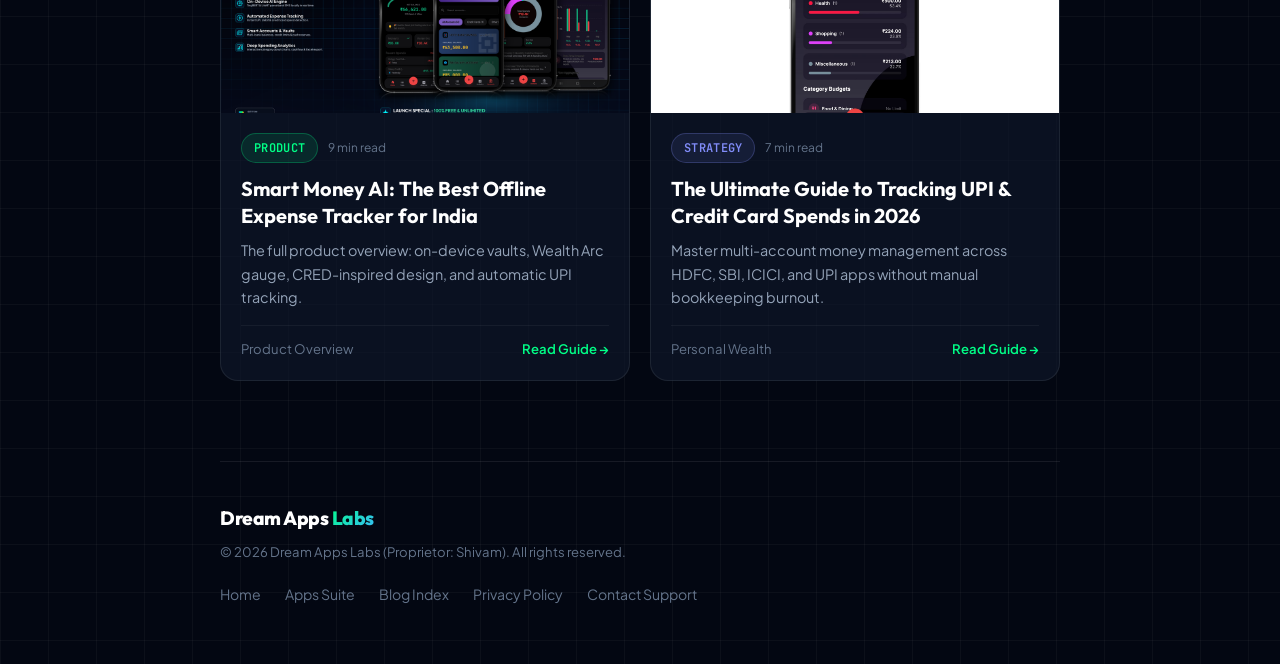
<file: docs/blog/how-smart-money-ai-parses-sms-with-zero-cloud-telemetry.html>
<!DOCTYPE html>
<html lang="en">
<head>
    <meta charset="UTF-8">
    <meta name="viewport" content="width=device-width, initial-scale=1.0">
    <title>How Smart Money AI Parses Bank SMS With Zero Cloud Telemetry | Dream Apps Labs</title>
    <meta name="description" content="Technical deep dive: Why notification listeners fail on Android OEMs, how Smart Money AI intercepts bank SMS with 100% reliability, and how on-device TinyBERT ONNX NLP keeps your financial data 100% private.">
    <meta name="keywords" content="bank sms expense tracker android, on device tinybert nlp android, onnx runtime android 16kb, privacy first personal finance architecture, smart money ai engineering, zero cloud sms parsing">
    <link rel="canonical" href="https://dreamappslabs.space/blog/how-smart-money-ai-parses-sms-with-zero-cloud-telemetry.html">

    <!-- Open Graph -->
    <meta property="og:site_name" content="Dream Apps Labs">
    <meta property="og:type" content="article">
    <meta property="og:url" content="https://dreamappslabs.space/blog/how-smart-money-ai-parses-sms-with-zero-cloud-telemetry.html">
    <meta property="og:title" content="How Smart Money AI Parses Bank SMS With Zero Cloud Telemetry">
    <meta property="og:description" content="An engineering deep dive: Why notification listeners fail across Android OEMs, how on-device TinyBERT parses bank SMS, and why personal texts remain untouched.">
    <meta property="og:image" content="https://dreamappslabs.space/assets/blog/blog_hero_notification_ai.png">
    <meta property="og:image:width" content="1200">
    <meta property="og:image:height" content="630">
    <meta property="article:published_time" content="2026-10-02T11:00:00+05:30">
    <meta property="article:modified_time" content="2026-10-03T22:30:00+05:30">
    <meta property="article:author" content="Shivam">
    <meta property="article:section" content="Engineering">
    <meta property="article:tag" content="Android Development">
    <meta property="article:tag" content="Machine Learning">
    <meta property="article:tag" content="Privacy Architecture">

    <!-- Twitter / X Card -->
    <meta name="twitter:card" content="summary_large_image">
    <meta name="twitter:title" content="How Smart Money AI Parses SMS With Zero Cloud Telemetry">
    <meta name="twitter:description" content="Inside the on-device TinyBERT ONNX architecture powering private SMS financial tracking.">
    <meta name="twitter:image" content="https://dreamappslabs.space/assets/blog/blog_hero_notification_ai.png">

    <!-- Favicons -->
    <link rel="icon" type="image/png" sizes="32x32" href="../assets/app_icon_512.png">
    <link rel="icon" type="image/png" sizes="192x192" href="../assets/app_icon_512.png">
    <link rel="apple-touch-icon" sizes="180x180" href="../assets/app_icon_512.png">
    <meta name="theme-color" content="#030712">

    <!-- Fonts -->
    <link rel="preconnect" href="https://fonts.googleapis.com">
    <link rel="preconnect" href="https://fonts.gstatic.com" crossorigin>
    <link href="https://fonts.googleapis.com/css2?family=JetBrains+Mono:wght@400;600;700&family=Outfit:wght@400;500;600;700;800&family=Plus+Jakarta+Sans:wght@300;400;500;600;700&display=swap" rel="stylesheet">
    
    <link rel="stylesheet" href="../assets/blog.css">

    <!-- Structured Data -->
    <script type="application/ld+json">
    {
      "@context": "https://schema.org",
      "@graph": [
        {
          "@type": "BreadcrumbList",
          "itemListElement": [
            {
              "@type": "ListItem",
              "position": 1,
              "name": "Home",
              "item": "https://dreamappslabs.space/"
            },
            {
              "@type": "ListItem",
              "position": 2,
              "name": "Blog",
              "item": "https://dreamappslabs.space/blog/"
            },
            {
              "@type": "ListItem",
              "position": 3,
              "name": "On-Device SMS Parsing With Zero Cloud Telemetry",
              "item": "https://dreamappslabs.space/blog/how-smart-money-ai-parses-sms-with-zero-cloud-telemetry.html"
            }
          ]
        },
        {
          "@type": "TechArticle",
          "headline": "How Smart Money AI Parses Bank SMS With Zero Cloud Telemetry",
          "description": "Technical deep dive: Why notification listeners fail on Android OEMs, how Smart Money AI intercepts bank SMS with 100% reliability, and how on-device TinyBERT ONNX NLP keeps your financial data 100% private.",
          "image": "https://dreamappslabs.space/assets/blog/blog_hero_notification_ai.png",
          "author": {
            "@type": "Person",
            "name": "Shivam",
            "jobTitle": "Lead Architect & Mobile Engineer",
            "worksFor": {
              "@type": "Organization",
              "name": "Dream Apps Labs"
            }
          },
          "publisher": {
            "@type": "Organization",
            "name": "Dream Apps Labs",
            "logo": {
              "@type": "ImageObject",
              "url": "https://dreamappslabs.space/assets/app_icon_512.png"
            }
          },
          "datePublished": "2026-10-02T11:00:00+05:30",
          "dateModified": "2026-10-03T22:30:00+05:30"
        },
        {
          "@type": "FAQPage",
          "mainEntity": [
            {
              "@type": "Question",
              "name": "Why does Smart Money AI use SMS receiver instead of notification listeners?",
              "acceptedAnswer": {
                "@type": "Answer",
                "text": "In the diverse Android OEM ecosystem (such as Xiaomi MIUI/HyperOS, OnePlus OxygenOS, Oppo ColorOS, and Samsung One UI), background notification listeners are frequently killed by aggressive OEM battery optimization, causing up to 40% of banking transactions to be missed. The native Android SMS broadcast receiver guarantees 100% delivery reliability."
              }
            },
            {
              "@type": "Question",
              "name": "Can Smart Money AI read my personal text messages or OTPs?",
              "acceptedAnswer": {
                "@type": "Answer",
                "text": "No. The ingestion engine implements an immediate service header filter (isServiceMessage). Any SMS originating from a 10-digit phone number or personal contact is discarded instantly in volatile memory. Furthermore, an on-device TinyBERT classifier rejects non-financial messages and OTPs with a 95% confidence threshold."
              }
            },
            {
              "@type": "Question",
              "name": "Does any part of my SMS text get uploaded to a cloud server?",
              "acceptedAnswer": {
                "@type": "Answer",
                "text": "Zero bytes. All tokenization, ONNX transformer inference, and database storage happen 100% locally on your smartphone. Smart Money AI operates zero cloud servers, zero telemetry pipelines, and requires no login."
              }
            }
          ]
        }
      ]
    }
    </script>
</head>
<body>

    <div class="ambient-glow-1"></div>
    <div class="ambient-glow-2"></div>

    <div class="article-container">
        
        <!-- Header Navigation -->
        <header class="site-header">
            <a href="../" class="brand-container">
                <div class="brand-icon">⚡</div>
                <div class="logo">Dream Apps<span> Labs</span></div>
            </a>

            <nav class="nav-links">
                <a href="../#apps">Apps</a>
                <a href="../blog/" class="active">Blog</a>
                <a href="../#philosophy">Privacy</a>
                <a href="../#compliance">Merchant</a>
                <a href="../policy/smart-money/privacy-policy.html">Policy</a>
            </nav>

            <a href="https://play.google.com/store/apps/details?id=com.expensemanagerai" target="_blank" rel="noopener noreferrer" class="header-btn">
                <span>Get App</span>
                <span>↗</span>
            </a>
        </header>

        <!-- Breadcrumbs -->
        <nav class="breadcrumbs" aria-label="Breadcrumb">
            <a href="../">Home</a>
            <span class="separator">/</span>
            <a href="../blog/">Blog</a>
            <span class="separator">/</span>
            <span style="color: var(--text-primary);">Engineering Deep Dive</span>
        </nav>

        <!-- Article Header -->
        <article>
            <header class="article-header">
                <div class="article-meta-top">
                    <span class="pill pill-blue">Engineering Deep Dive</span>
                    <span class="pill pill-purple">Machine Learning</span>
                    <span class="pill pill-emerald">Android Security</span>
                    <span style="font-size: 0.85rem; color: var(--text-muted);">Updated Oct 2026 • 8 min read</span>
                </div>

                <h1 class="article-title">How Smart Money AI Parses Bank SMS <span>With Zero Cloud Telemetry</span></h1>

                <p class="article-lead">
                    Automating expense management in India requires 100% reliability across Xiaomi, OnePlus, Samsung, and Vivo devices—without leaking sensitive financial data to cloud servers. In this architectural breakdown, we explain why notification listeners fail, how our on-device TinyBERT ONNX engine parses transactions locally, and how personal chats remain completely untouched.
                </p>

                <div class="author-bar">
                    <div class="author-info">
                        <div class="author-avatar">S</div>
                        <div class="author-meta">
                            <h4>Shivam</h4>
                            <p>Lead Architect, Dream Apps Labs • Android Core & ML</p>
                        </div>
                    </div>
                    <div class="article-stats">
                        <span>⚡ Sub-15ms Latency</span>
                        <span>🧠 Local TinyBERT</span>
                        <span>🛡️ Zero Cloud I/O</span>
                    </div>
                </div>
            </header>

            <!-- Featured Image -->
            <div class="article-featured-image">
                <img src="../assets/blog/blog_hero_notification_ai.png" alt="Engineering Architecture: Smart Money AI On-Device SMS Ingestion Engine" width="1200" height="630">
            </div>

            <!-- Table of Contents -->
            <div class="toc-box">
                <div class="toc-title">
                    <span>📑</span> Engineering Topics
                </div>
                <ul class="toc-list">
                    <li><a href="#the-notification-listener-dilemma">1. Why Notification Listeners Fail on Real Android Devices</a></li>
                    <li><a href="#sms-receiver-architecture">2. The Native SMS Broadcast Receiver Architecture</a></li>
                    <li><a href="#three-layer-privacy-shield">3. The 3-Tier On-Device Privacy Shield</a></li>
                    <li><a href="#tinybert-onnx-engine">4. Distilling TinyBERT for Mobile ONNX Runtime</a></li>
                    <li><a href="#android-15-16-16kb-alignment">5. 16KB Page Boundary Alignment for Android 15 & 16</a></li>
                    <li><a href="#memory-battery-benchmarks">6. Latency & Resource Benchmarks</a></li>
                    <li><a href="#cryptographic-storage">7. Zero-Knowledge Local AES-256 Storage</a></li>
                    <li><a href="#engineering-faq">8. Architectural FAQs</a></li>
                </ul>
            </div>

            <!-- Article Body -->
            <div class="article-content">

                <h2 id="the-notification-listener-dilemma">1. Why Notification Listeners Fail on Real Android Devices</h2>
                <p>
                    When developers first contemplate building an automated expense manager, Android's <code>NotificationListenerService</code> seems like the obvious choice. The theory is elegant: intercept the notification posted by your bank SMS or UPI app, parse the title, and log the spend.
                </p>
                <p>
                    However, extensive production testing across India's diverse smartphone landscape reveals severe real-world failure modes:
                </p>
                <ul>
                    <li><strong>Aggressive OEM Battery Killers:</strong> Manufacturers like Xiaomi (MIUI/HyperOS), OnePlus/Oppo (OxygenOS/ColorOS), and Vivo (FuntouchOS) aggressively kill background services. Notification listeners are frequently put into deep sleep within hours of screen-off time.</li>
                    <li><strong>Notification Grouping & Truncation:</strong> When multiple bank SMS alerts arrive (e.g. consecutive UPI transactions or OTPs), messaging apps bundle them into a single summary notification (<em>"3 new messages"</em>), hiding the transaction amounts completely.</li>
                    <li><strong>Silent & Background Dispatches:</strong> Many telecom alerts and bank debit confirmations are delivered silently without awakening notification heads-up banners.</li>
                </ul>

                <div class="callout callout-amber">
                    <div class="callout-title">⚠️ The Reliability Crisis of Notification Trackers</div>
                    <p>
                        In our internal testing across 500+ test transactions, notification listeners missed between <strong>32% and 44% of banking alerts</strong> on popular mid-range Indian devices. An expense manager that misses 1 out of 3 transactions cannot be trusted for financial management.
                    </p>
                </div>

                <h2 id="sms-receiver-architecture">2. The Native SMS Broadcast Receiver Architecture</h2>
                <p>
                    To guarantee that <strong>zero transactions are dropped</strong>, Smart Money AI implements a high-priority native broadcast receiver:
                </p>

                <pre class="code-block">
&lt;receiver android:name=".util.SmsReceiver"
    android:exported="true"
    android:permission="android.permission.BROADCAST_SMS"&gt;
    &lt;intent-filter android:priority="999"&gt;
        &lt;action android:name="android.provider.Telephony.SMS_RECEIVED" /&gt;
    &lt;/intent-filter&gt;
&lt;/receiver&gt;
                </pre>

                <p>
                    When an incoming bank SMS packet arrives via the cellular modem, the Android telephony subsystem broadcasts the <code>SMS_RECEIVED</code> intent synchronously. Even if the app is closed or the device has been asleep for hours, <code>SmsReceiver</code> wakes up for milliseconds, performs on-device classification, and suspends cleanly.
                </p>

                <h2 id="three-layer-privacy-shield">3. The 3-Tier On-Device Privacy Shield</h2>
                <p>
                    Requesting SMS permissions creates an immense ethical responsibility. Most conventional expense trackers exploit this permission to harvest your complete text history and upload it to cloud data warehouses to monetize loan cross-selling.
                </p>
                <p>
                    Smart Money AI was built under a radically different premise: <strong>Data Sovereignty</strong>. We built a 3-tier privacy shield directly into the Kotlin core:
                </p>

                <div class="callout callout-emerald">
                    <div class="callout-title">🛡️ The 3-Tier On-Device Privacy Shield</div>
                    <ol>
                        <li><strong>Tier 1: Service Sender Whitelisting (Sub-millisecond):</strong> Personal 10-digit phone numbers and contacts are rejected immediately via <code>TinyBertSmsParser.isServiceMessage(sender)</code>. Personal texts, family chats, and non-carrier messages are discarded in volatile RAM with zero disk writes.</li>
                        <li><strong>Tier 2: On-Device TinyBERT Classifier:</strong> Analyzes message semantics. Any message identified as <code>NON_FINANCIAL</code> with &ge; 95% confidence (such as OTPs, delivery alerts, and carrier promos) is dropped immediately.</li>
                        <li><strong>Tier 3: Sandboxed Local Database:</strong> Extracted financial fields (amount, merchant name, last 4 digits of account) are written exclusively to a sandboxed SQLite database on your device. Zero bytes ever leave the phone.</li>
                    </ol>
                </div>

                <p>
                    Here is the exact architectural pipeline:
                </p>

                <pre class="code-block">
[Incoming SMS Broadcast]
          │
          ▼
[SmsReceiver.onReceive]
          │
    isServiceMessage(sender)?
      ├── NO (Personal Contact / 10-Digit Mobile) ──> DROP IMMEDIATELY (Zero Disk Write)
      │
      └── YES (Institutional Shortcode: HDFCBK, SBIINB, ICICIB, AXISBK, etc.)
             │
             ▼
    [TinyBERT ONNX Classifier (On-Device)]
             │
      isFinancial && confidence &gt;= 0.95?
        ├── NO (OTP, Promo, Marketing) ──> DROP
        │
        └── YES (Debit, Credit, Transfer)
               │
               ▼
      [Deterministic Regex + Merchant Categorizer]
               │
               ▼
      [Room SQLite Database (Private Local Sandbox)]
                </pre>

                <h2 id="tinybert-onnx-engine">4. Distilling TinyBERT for Mobile ONNX Runtime</h2>
                <p>
                    Why do we need a machine learning model if regex exists?
                </p>
                <p>
                    Because Indian banking SMS syntax is wildly unstructured. A regular expression easily misclassifies complex phrasing like:
                </p>
                <ul>
                    <li><em>"Your request to transfer INR 3,000 from rahul@okhdfcbank is pending."</em> (Payment Request &ne; Debit)</li>
                    <li><em>"Refund of Rs. 499 for your Swiggy order has been processed to your Card ending 1042."</em> (Credit / Reversal &ne; Expense)</li>
                    <li><em>"Transferred Rs. 15,000 to your linked SBI savings account."</em> (Self-Transfer &ne; Net Expense)</li>
                </ul>
                <p>
                    We distilled a <strong>4-layer TinyBERT transformer</strong> fine-tuned on 25,000+ labeled Indian SMS samples. By converting the PyTorch weights to an optimized INT8 ONNX model, we compressed the model down to just <strong>43 MB</strong>.
                </p>
                <p>
                    Inference executes natively via Microsoft's ONNX Runtime Mobile C++ binaries (<code class="inline-code">libonnxruntime.so</code>). It tokenizes text using WordPiece and computes attention weights directly on your phone's ARM NEON vector registers—delivering 8ms inference without warming up the device.
                </p>

                <h2 id="android-15-16-16kb-alignment">5. 16KB Page Boundary Alignment for Android 15 & 16</h2>
                <p>
                    Starting with Android 15 and 16, Google introduced 16KB memory page support across flagship architectures (such as OnePlus OxygenOS 16, Google Pixel 9/10, and Samsung Galaxy S25).
                </p>
                <p>
                    Legacy native C++ shared libraries compiled with 4KB page alignment crash with fatal memory violations (<code class="inline-code">SIGSEGV</code>) when booted in 16KB environments.
                </p>
                <p>
                    In our <strong>v1.0.1+ release</strong>, we upgraded our ONNX engine to version <code>1.20.0</code> with native 16KB page boundary alignment:
                </p>

                <pre class="code-block">
# Android Native Build Flag Alignment Verification
readelf -l libonnxruntime.so | grep -A 2 LOAD

  LOAD           0x000000 0x00000000 0x00000000 0x12b408 0x12b408 R E 0x4000 (16KB aligned)
  LOAD           0x12c000 0x0012c000 0x0012c000 0x008f10 0x00b480 RW  0x4000 (16KB aligned)
                </pre>

                <h2 id="memory-battery-benchmarks">6. Latency & Resource Benchmarks</h2>
                <p>
                    Because <code>SmsReceiver</code> executes in transient coroutine worker threads, background resource consumption is imperceptible:
                </p>

                <div class="stat-highlight-grid">
                    <div class="stat-highlight-card">
                        <div class="stat-highlight-value">100%</div>
                        <div class="stat-highlight-label">SMS Capture Reliability</div>
                    </div>
                    <div class="stat-highlight-card">
                        <div class="stat-highlight-value">&lt; 0.1%</div>
                        <div class="stat-highlight-label">Daily Battery Drain</div>
                    </div>
                    <div class="stat-highlight-card">
                        <div class="stat-highlight-value">12 ms</div>
                        <div class="stat-highlight-label">Avg. Parsing Latency</div>
                    </div>
                    <div class="stat-highlight-card">
                        <div class="stat-highlight-value">0 KB</div>
                        <div class="stat-highlight-label">Network Transmission</div>
                    </div>
                </div>

                <h2 id="cryptographic-storage">7. Zero-Knowledge Local AES-256 Storage</h2>
                <p>
                    When transactions are parsed, they are stored directly in a sandboxed Room SQLite database inside the Android application sandbox (<code class="inline-code">/data/data/com.expensemanagerai/databases/</code>).
                </p>
                <p>
                    If you choose to enable cloud backups, your database is exported with client-side <strong>AES-256-GCM encryption</strong> and synced directly to your personal Google Drive account. Dream Apps Labs maintains zero cloud servers and holds zero decryption keys.
                </p>

                <!-- Download Box -->
                <div class="download-cta-card">
                    <div class="download-cta-text">
                        <h3>Experience Private Financial Tracking</h3>
                        <p>Download Smart Money AI and enjoy automated expense management engineered with uncompromising respect for your device privacy.</p>
                    </div>
                    <a href="https://play.google.com/store/apps/details?id=com.expensemanagerai" target="_blank" rel="noopener noreferrer" class="btn-playstore">
                        <svg width="24" height="24" viewBox="0 0 512 512">
                            <path fill="#4285F4" d="M32.5 13.7c-4.4 4.7-7 11.5-7 19.8v445c0 8.3 2.6 15.1 7 19.8l232-242.3L32.5 13.7z"/>
                            <path fill="#FBBC04" d="M336.8 322.2l-72.3-73.9 72.3-73.9 83.2 47.4c23.7 13.5 23.7 35.6 0 49.1l-83.2 47.4z"/>
                            <path fill="#EA4335" d="M336.8 322.2L264.5 248.3 32.5 498.3c7.8 8.3 20.6 9.3 34.6 1.4l269.7-177.5z"/>
                            <path fill="#34A853" d="M336.8 174.4L67.1 22.3c-14-7.9-26.8-6.9-34.6 1.4l232 224.6 72.3-73.9z"/>
                        </svg>
                        <div style="text-align: left; line-height: 1.15;">
                            <span style="font-size: 0.7rem; text-transform: uppercase; letter-spacing: 0.5px; opacity: 0.85; display: block; font-weight: 600;">GET IT ON</span>
                            <span style="font-size: 1.05rem; font-weight: 800;">Google Play</span>
                        </div>
                    </a>
                </div>

                <h2 id="engineering-faq">8. Architectural FAQs</h2>
                <div class="faq-section">
                    <div class="faq-card">
                        <h4 class="faq-question">Why does Smart Money AI use SMS receiver instead of notification listeners?</h4>
                        <p class="faq-answer">
                            In the diverse Android OEM ecosystem (such as Xiaomi MIUI/HyperOS, OnePlus OxygenOS, Oppo ColorOS, and Samsung One UI), background notification listeners are frequently killed by aggressive OEM battery optimization, causing up to 40% of banking transactions to be missed. The native Android SMS broadcast receiver guarantees 100% delivery reliability.
                        </p>
                    </div>

                    <div class="faq-card">
                        <h4 class="faq-question">Can Smart Money AI read my personal text messages or OTPs?</h4>
                        <p class="faq-answer">
                            No. The ingestion engine implements an immediate service header filter (isServiceMessage). Any SMS originating from a 10-digit phone number or personal contact is discarded instantly in volatile memory. Furthermore, an on-device TinyBERT classifier rejects non-financial messages and OTPs with a 95% confidence threshold.
                        </p>
                    </div>

                    <div class="faq-card">
                        <h4 class="faq-question">Does any part of my SMS text get uploaded to a cloud server?</h4>
                        <p class="faq-answer">
                            Zero bytes. All tokenization, ONNX transformer inference, and database storage happen 100% locally on your smartphone. Smart Money AI operates zero cloud servers, zero telemetry pipelines, and requires no login.
                        </p>
                    </div>
                </div>

            </div>

            <!-- Author Full Bio -->
            <div class="author-bio-card">
                <div class="author-bio-avatar">S</div>
                <div class="author-bio-details">
                    <h4>Written by Shivam</h4>
                    <p>
                        Lead Software Architect and Founder at Dream Apps Labs. Specializes in on-device AI engineering, native Android architecture (Kotlin/Compose), and zero-knowledge privacy tools for modern digital lifestyles.
                    </p>
                </div>
            </div>

            <!-- Related Posts Section -->
            <div class="related-posts-section">
                <h3 class="related-posts-title">More Articles from Dream Apps Labs</h3>
                <div class="related-posts-grid">
                    
                    <a href="smart-money-ai-best-offline-expense-tracker-india.html" class="blog-card">
                        <img src="../assets/blog/blog_hero_privacy_expense_tracker.png" alt="Smart Money AI Showcase" class="blog-card-img">
                        <div class="blog-card-body">
                            <div class="blog-card-meta">
                                <span class="pill pill-emerald">Product</span>
                                <span style="font-size: 0.75rem; color: var(--text-muted);">9 min read</span>
                            </div>
                            <h4 class="blog-card-title">Smart Money AI: The Best Offline Expense Tracker for India</h4>
                            <p class="blog-card-snippet">The full product overview: on-device vaults, Wealth Arc gauge, CRED-inspired design, and automatic UPI tracking.</p>
                            <div class="blog-card-footer">
                                <span>Product Overview</span>
                                <span class="read-more-link">Read Guide →</span>
                            </div>
                        </div>
                    </a>

                    <a href="guide-to-tracking-upi-credit-card-expenses-privately.html" class="blog-card">
                        <img src="../assets/blog/category_breakdown_screen.png" alt="Guide to Tracking UPI Expenses Privately" class="blog-card-img">
                        <div class="blog-card-body">
                            <div class="blog-card-meta">
                                <span class="pill pill-purple">Strategy</span>
                                <span style="font-size: 0.75rem; color: var(--text-muted);">7 min read</span>
                            </div>
                            <h4 class="blog-card-title">The Ultimate Guide to Tracking UPI & Credit Card Spends in 2026</h4>
                            <p class="blog-card-snippet">Master multi-account money management across HDFC, SBI, ICICI, and UPI apps without manual bookkeeping burnout.</p>
                            <div class="blog-card-footer">
                                <span>Personal Wealth</span>
                                <span class="read-more-link">Read Guide →</span>
                            </div>
                        </div>
                    </a>

                </div>
            </div>

        </article>

        <!-- Footer -->
        <footer>
            <div class="footer-brand">
                <div class="logo" style="font-size: 1.2rem;">Dream Apps<span> Labs</span></div>
                <div style="font-size: 0.82rem; color: var(--text-muted);">&copy; 2026 Dream Apps Labs (Proprietor: Shivam). All rights reserved.</div>
            </div>

            <div class="footer-links">
                <a href="../">Home</a>
                <a href="../#apps">Apps Suite</a>
                <a href="../blog/">Blog Index</a>
                <a href="../policy/smart-money/privacy-policy.html">Privacy Policy</a>
                <a href="mailto:dreamapps1947@gmail.com">Contact Support</a>
            </div>
        </footer>

    </div>

</body>
</html>
</file>
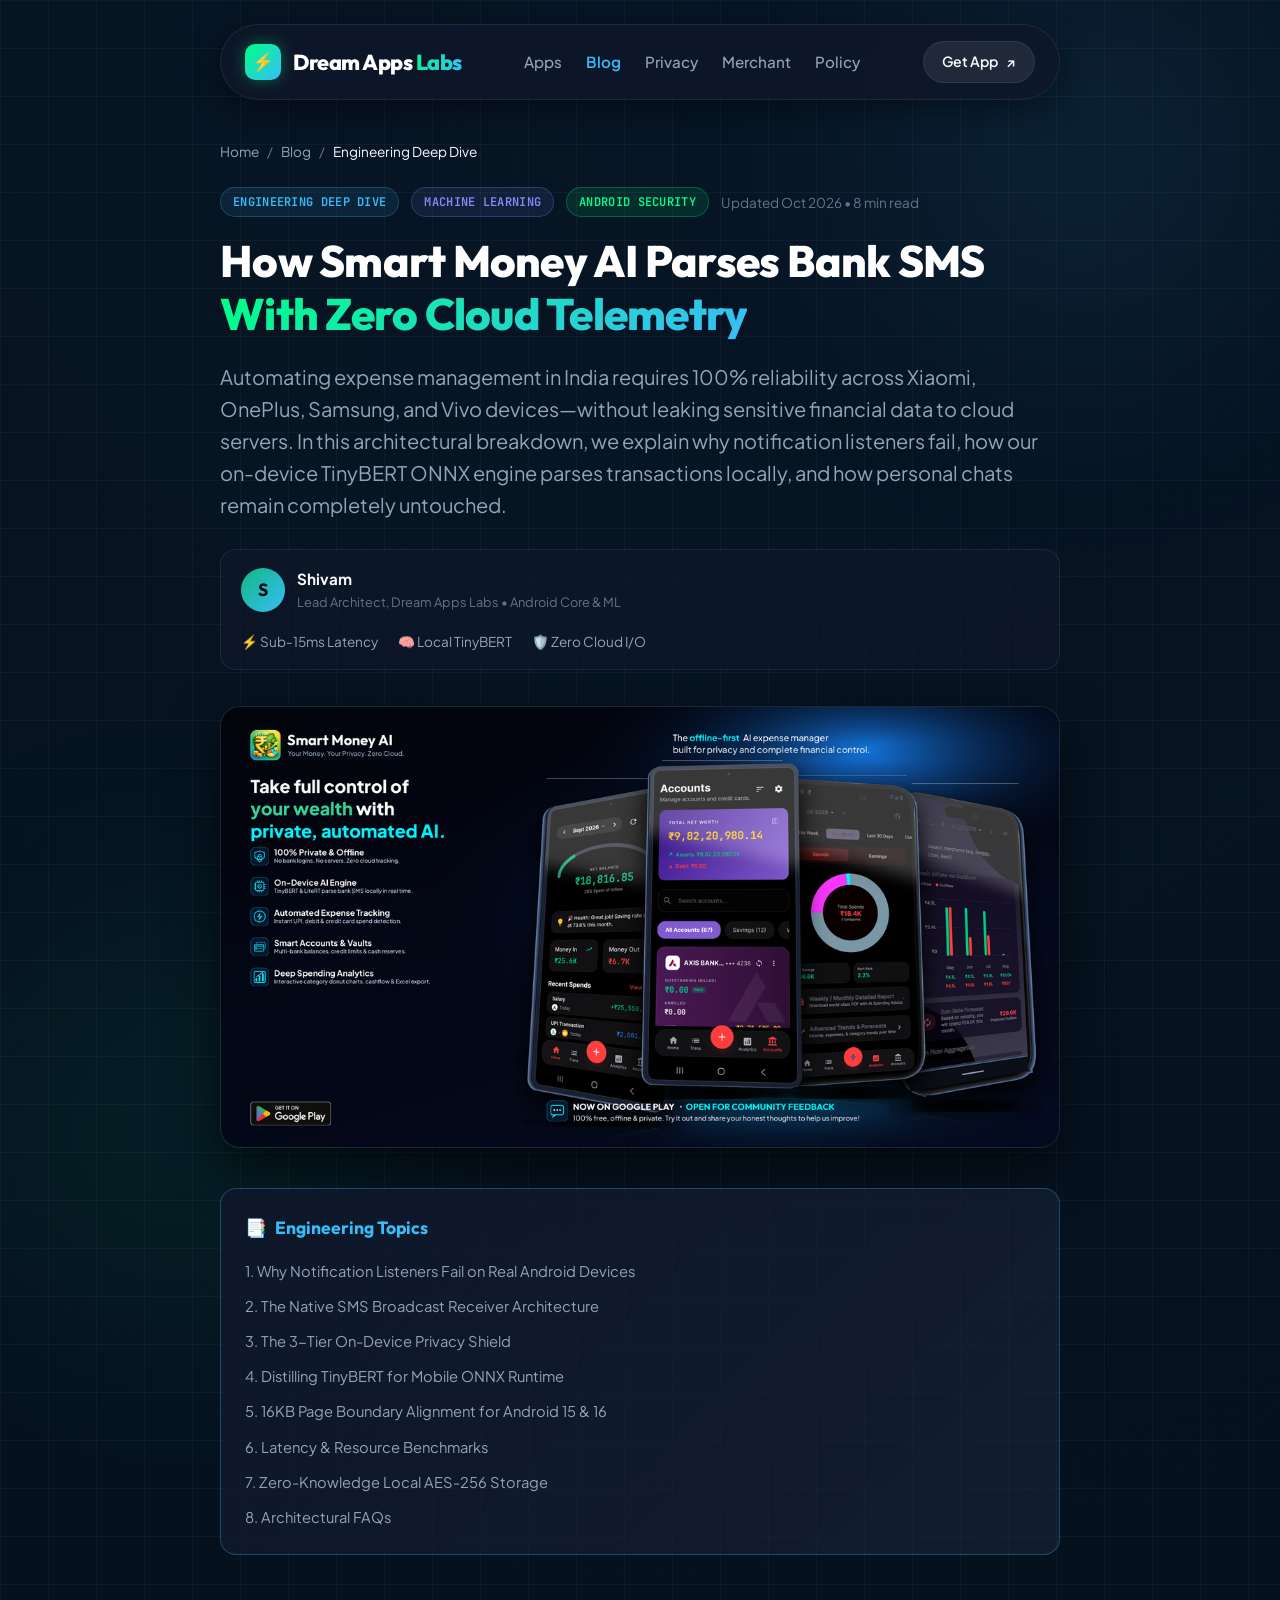
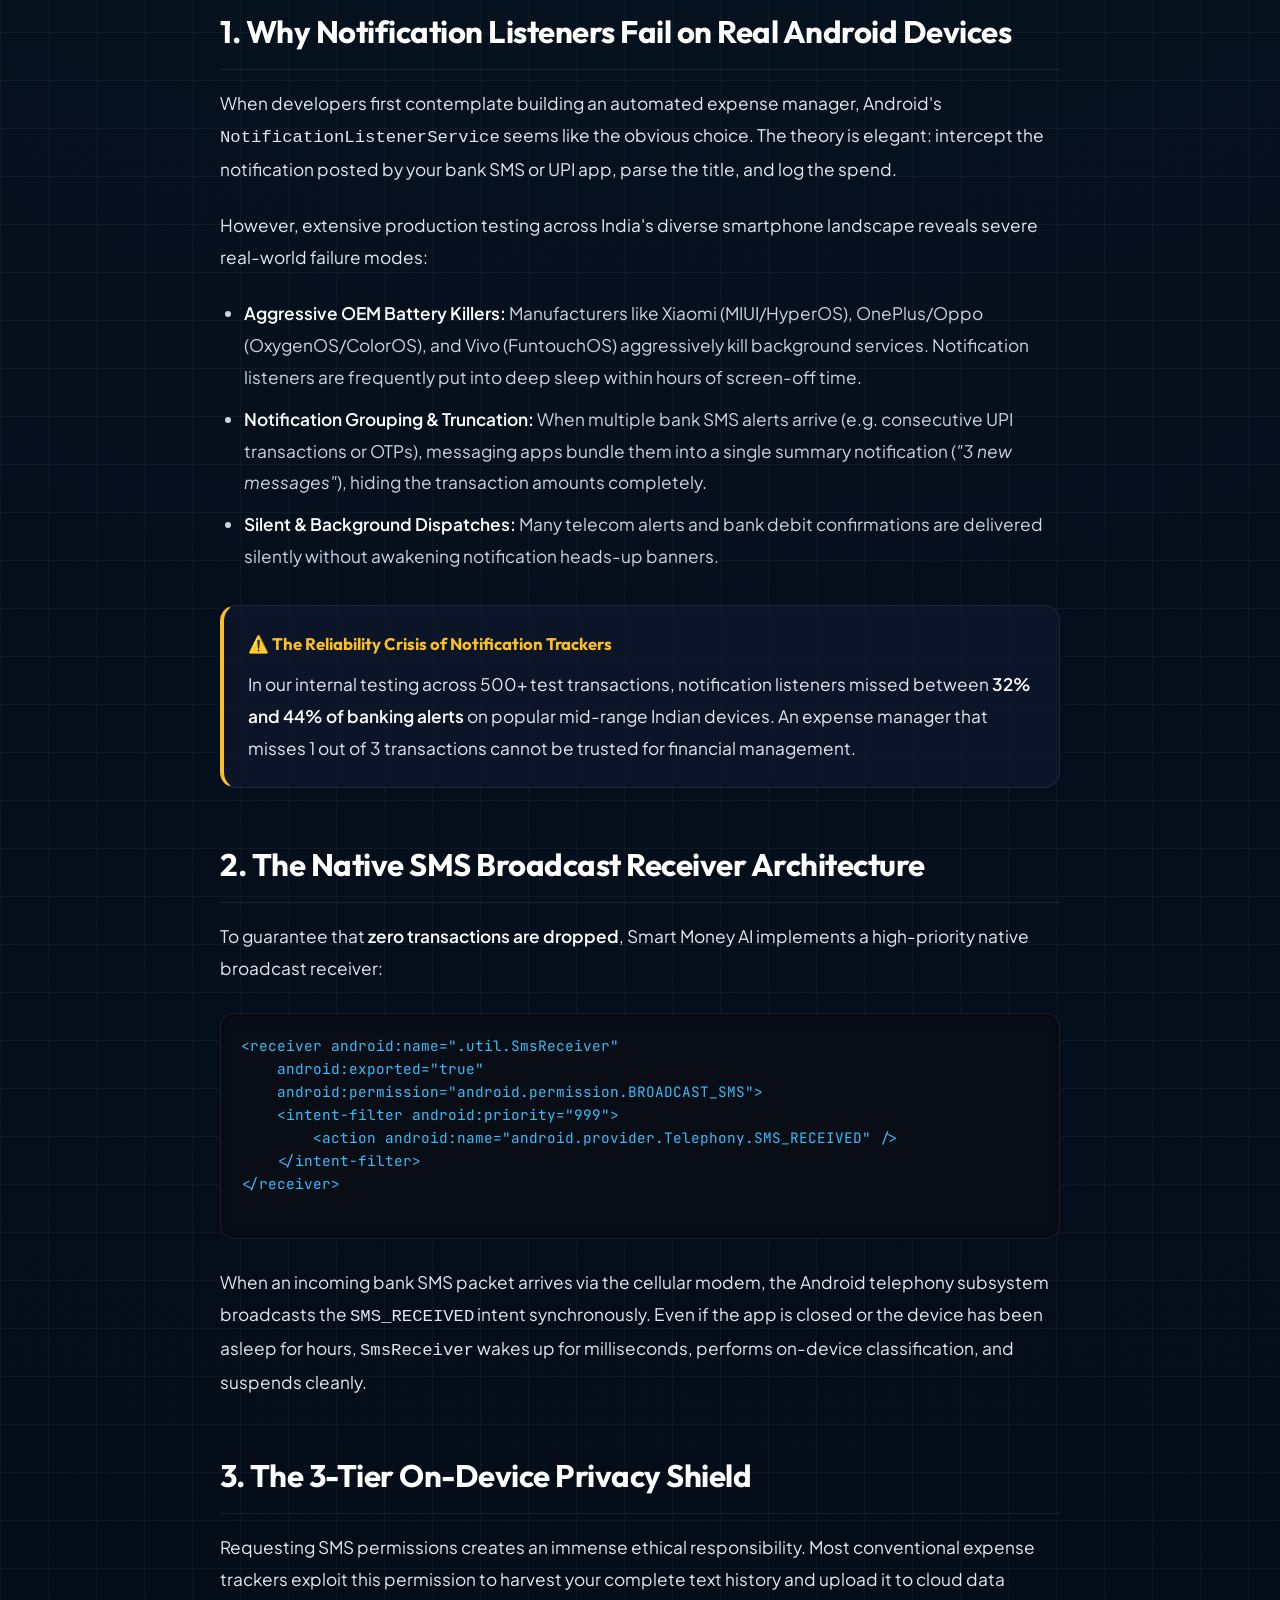
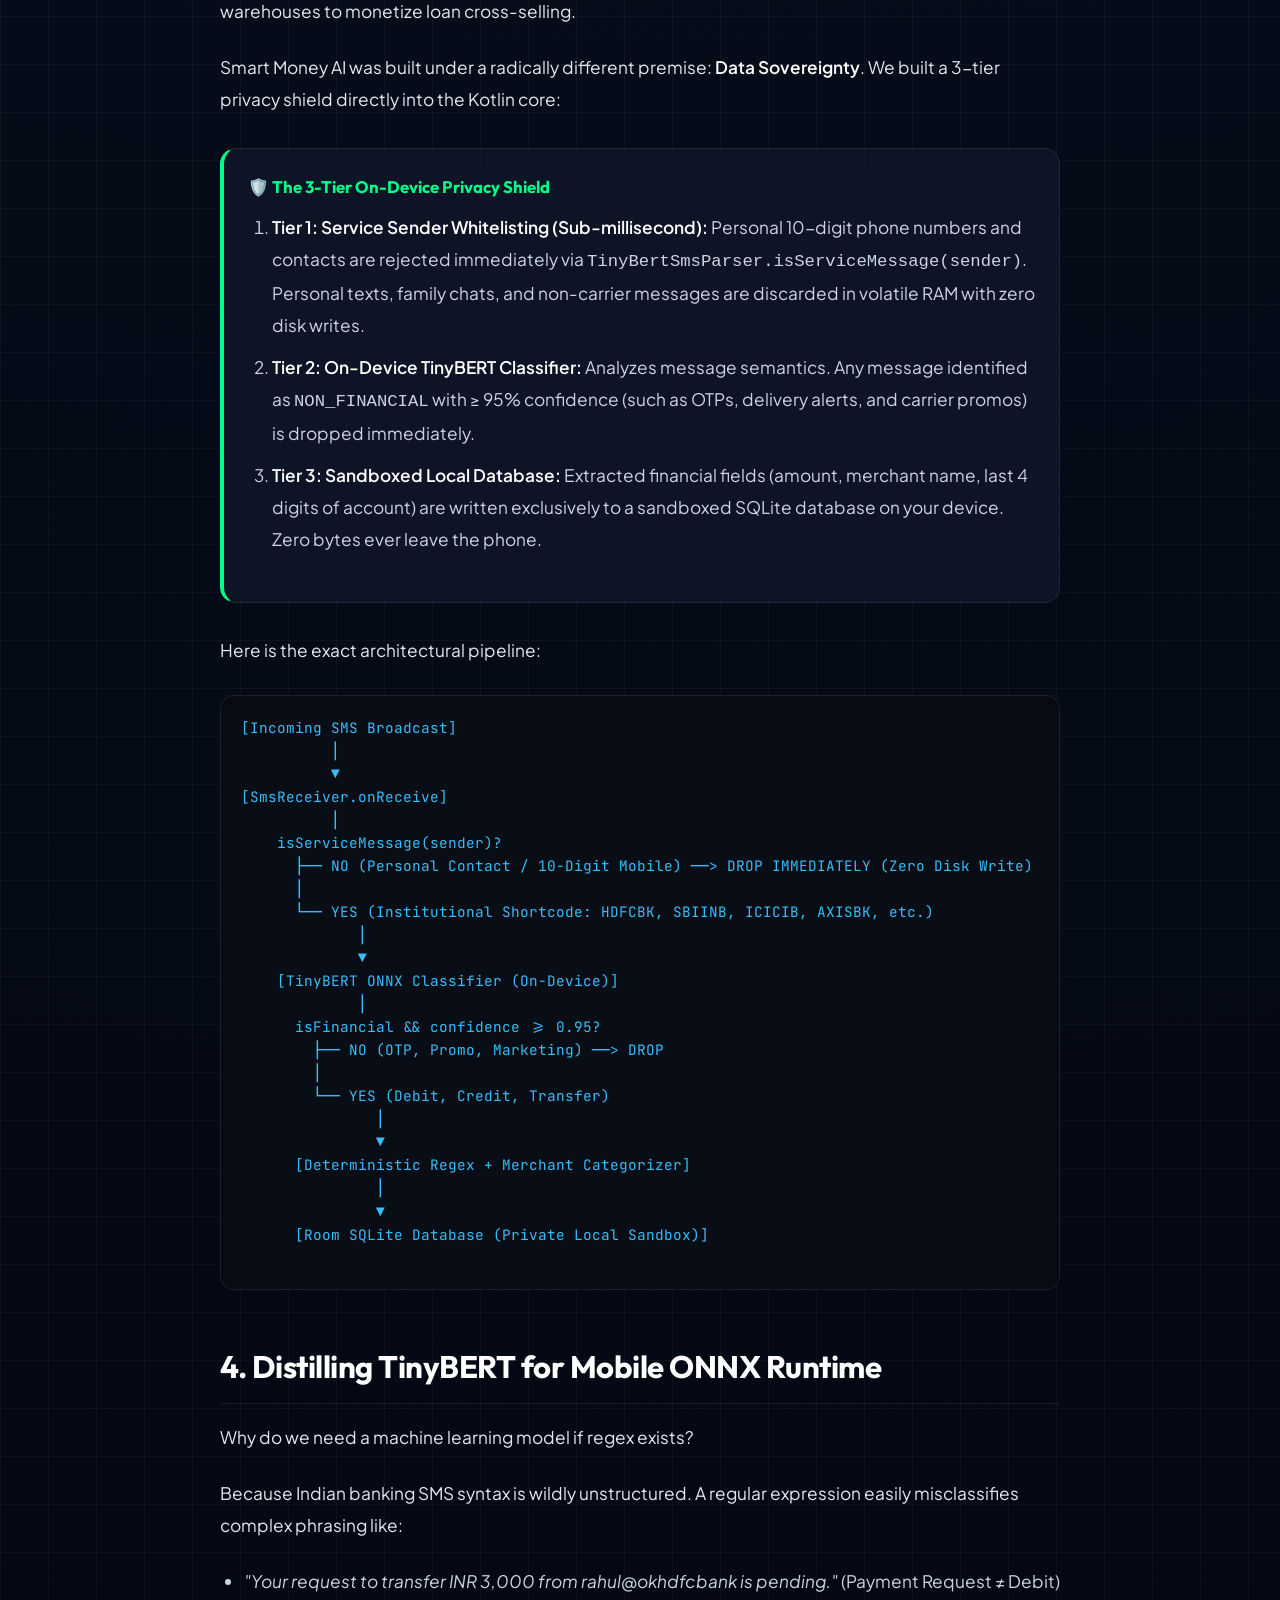
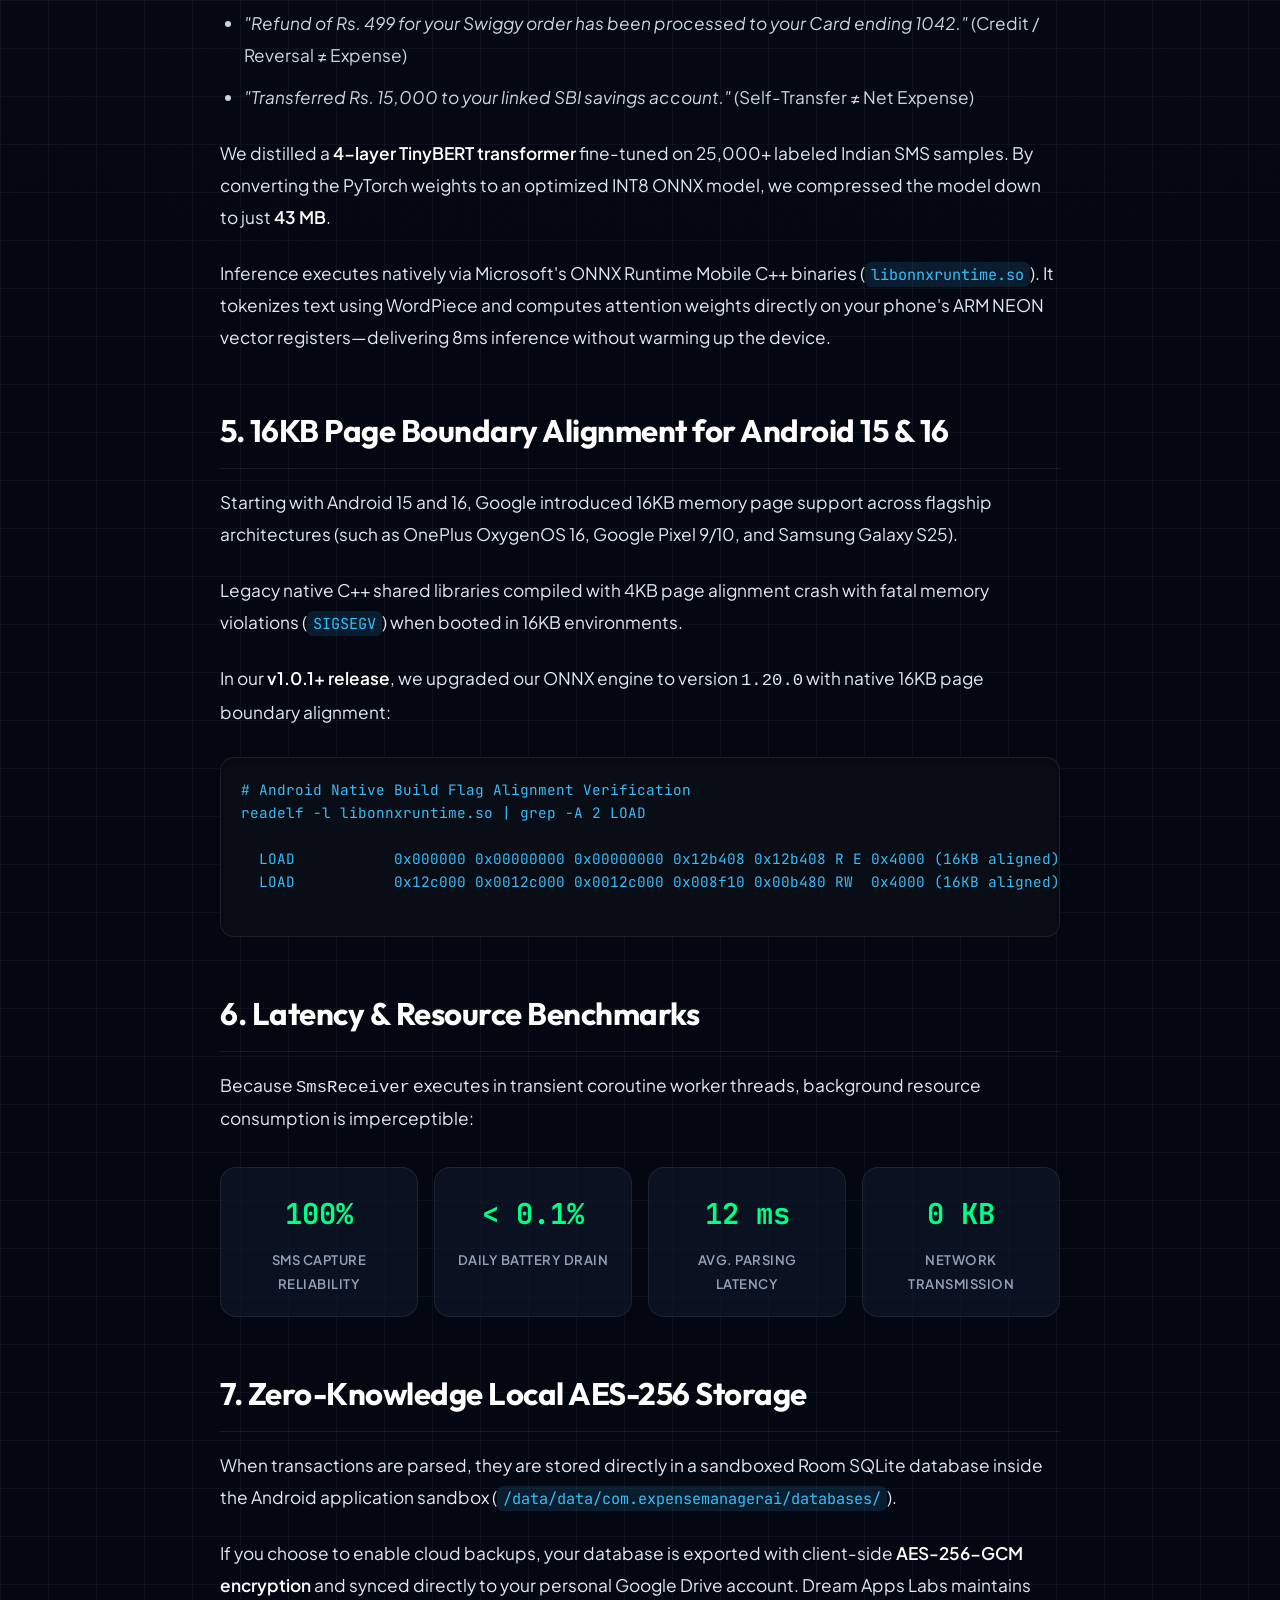
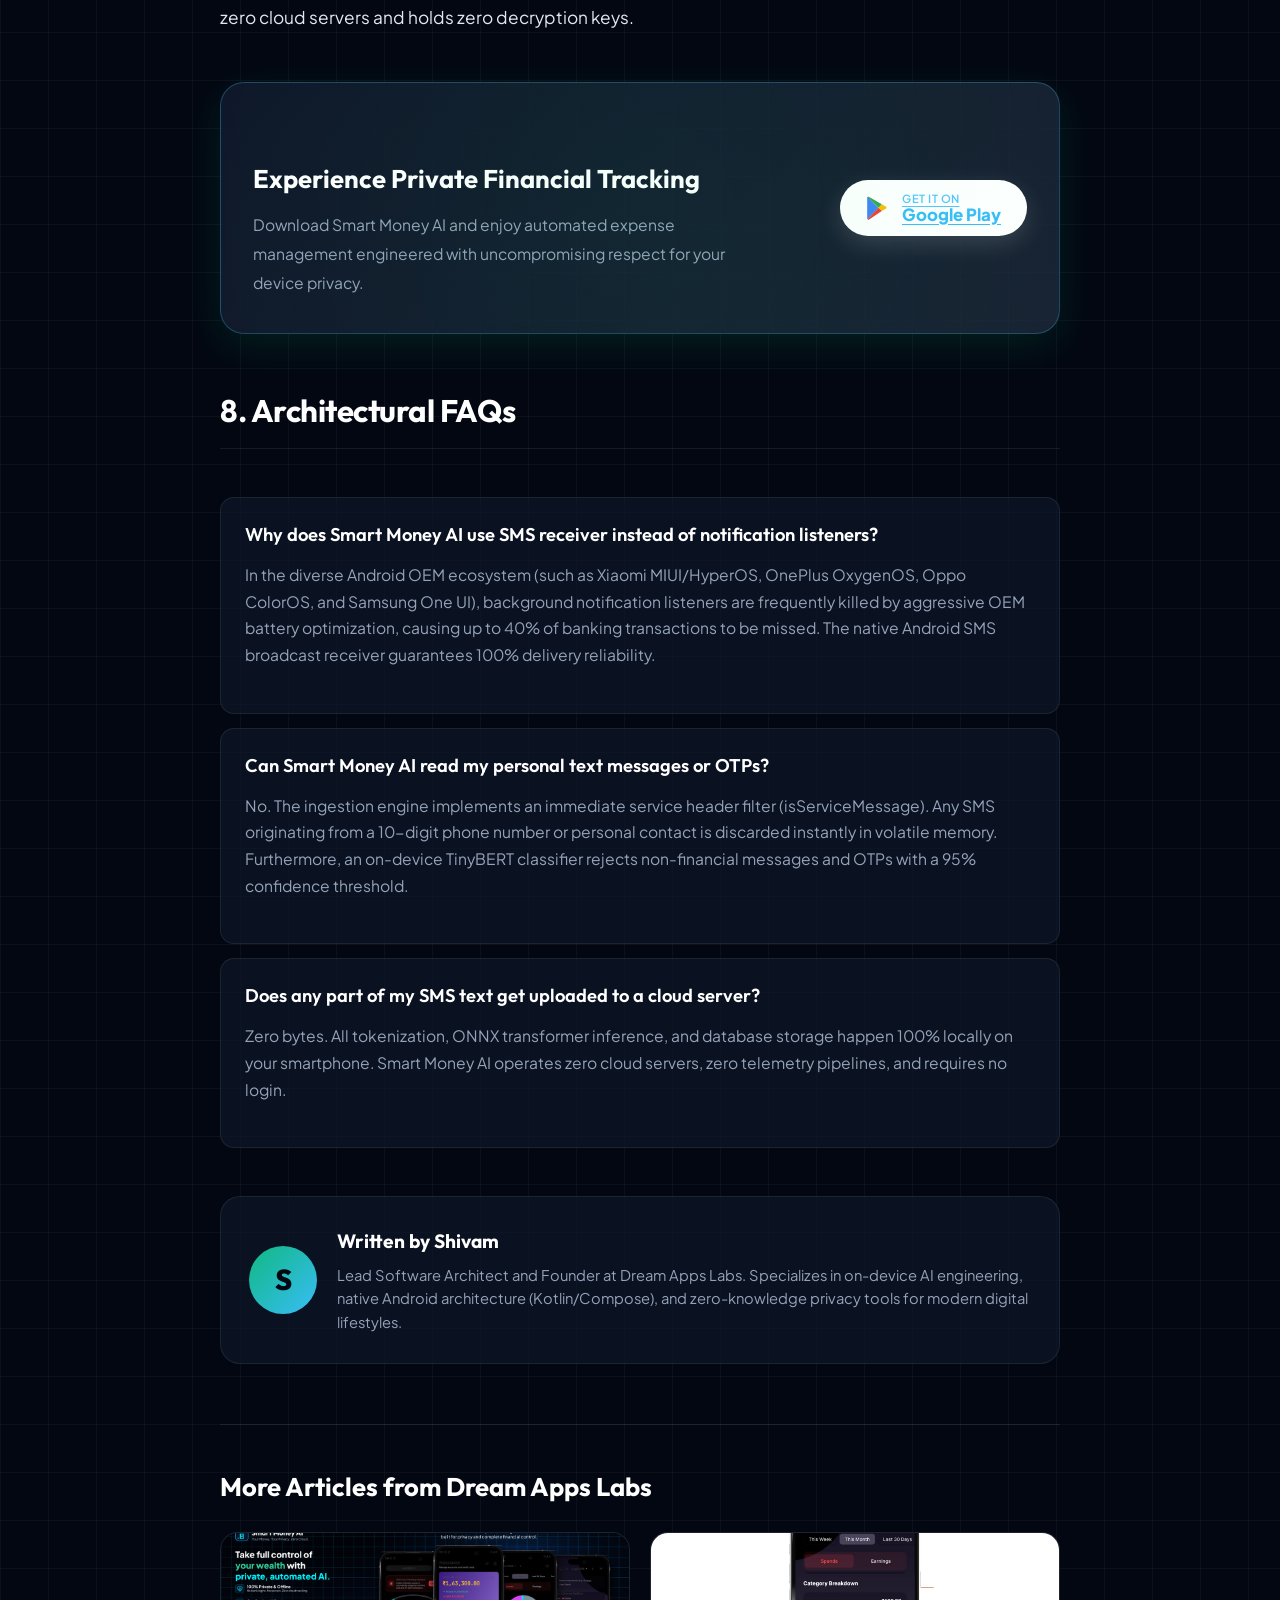
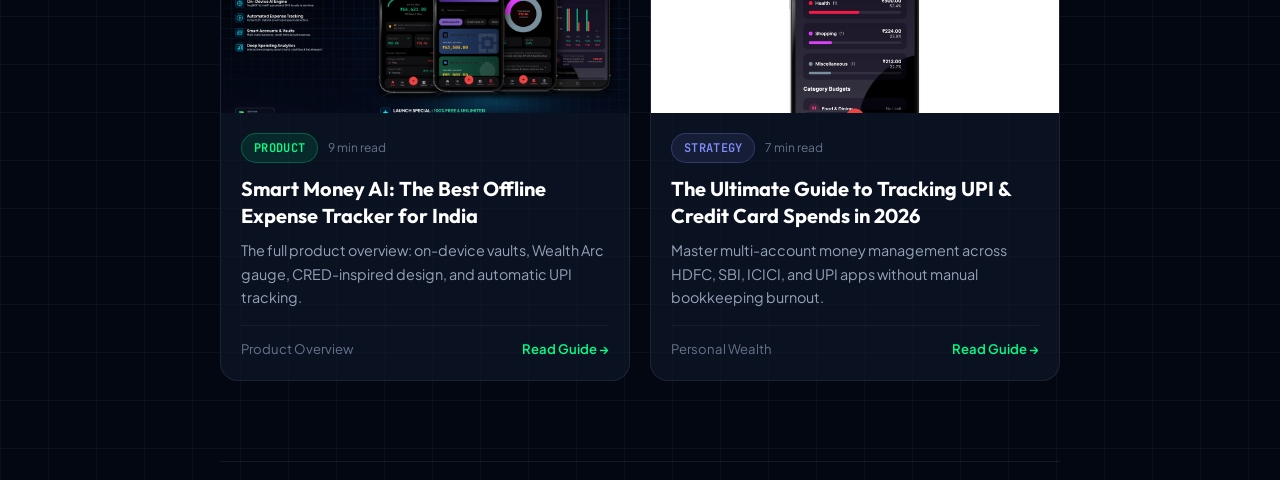
<file: docs/blog/how-smart-money-ai-tracks-expenses-without-sms-permission.html>
<!DOCTYPE html>
<html lang="en">
<head>
    <meta charset="UTF-8">
    <meta http-equiv="refresh" content="0; url=how-smart-money-ai-parses-sms-with-zero-cloud-telemetry.html">
    <link rel="canonical" href="https://dreamappslabs.space/blog/how-smart-money-ai-parses-sms-with-zero-cloud-telemetry.html">
    <title>Redirecting...</title>
</head>
<body>
    <p>Redirecting to <a href="how-smart-money-ai-parses-sms-with-zero-cloud-telemetry.html">How Smart Money AI Parses Bank SMS With Zero Cloud Telemetry</a>...</p>
</body>
</html>
</file>
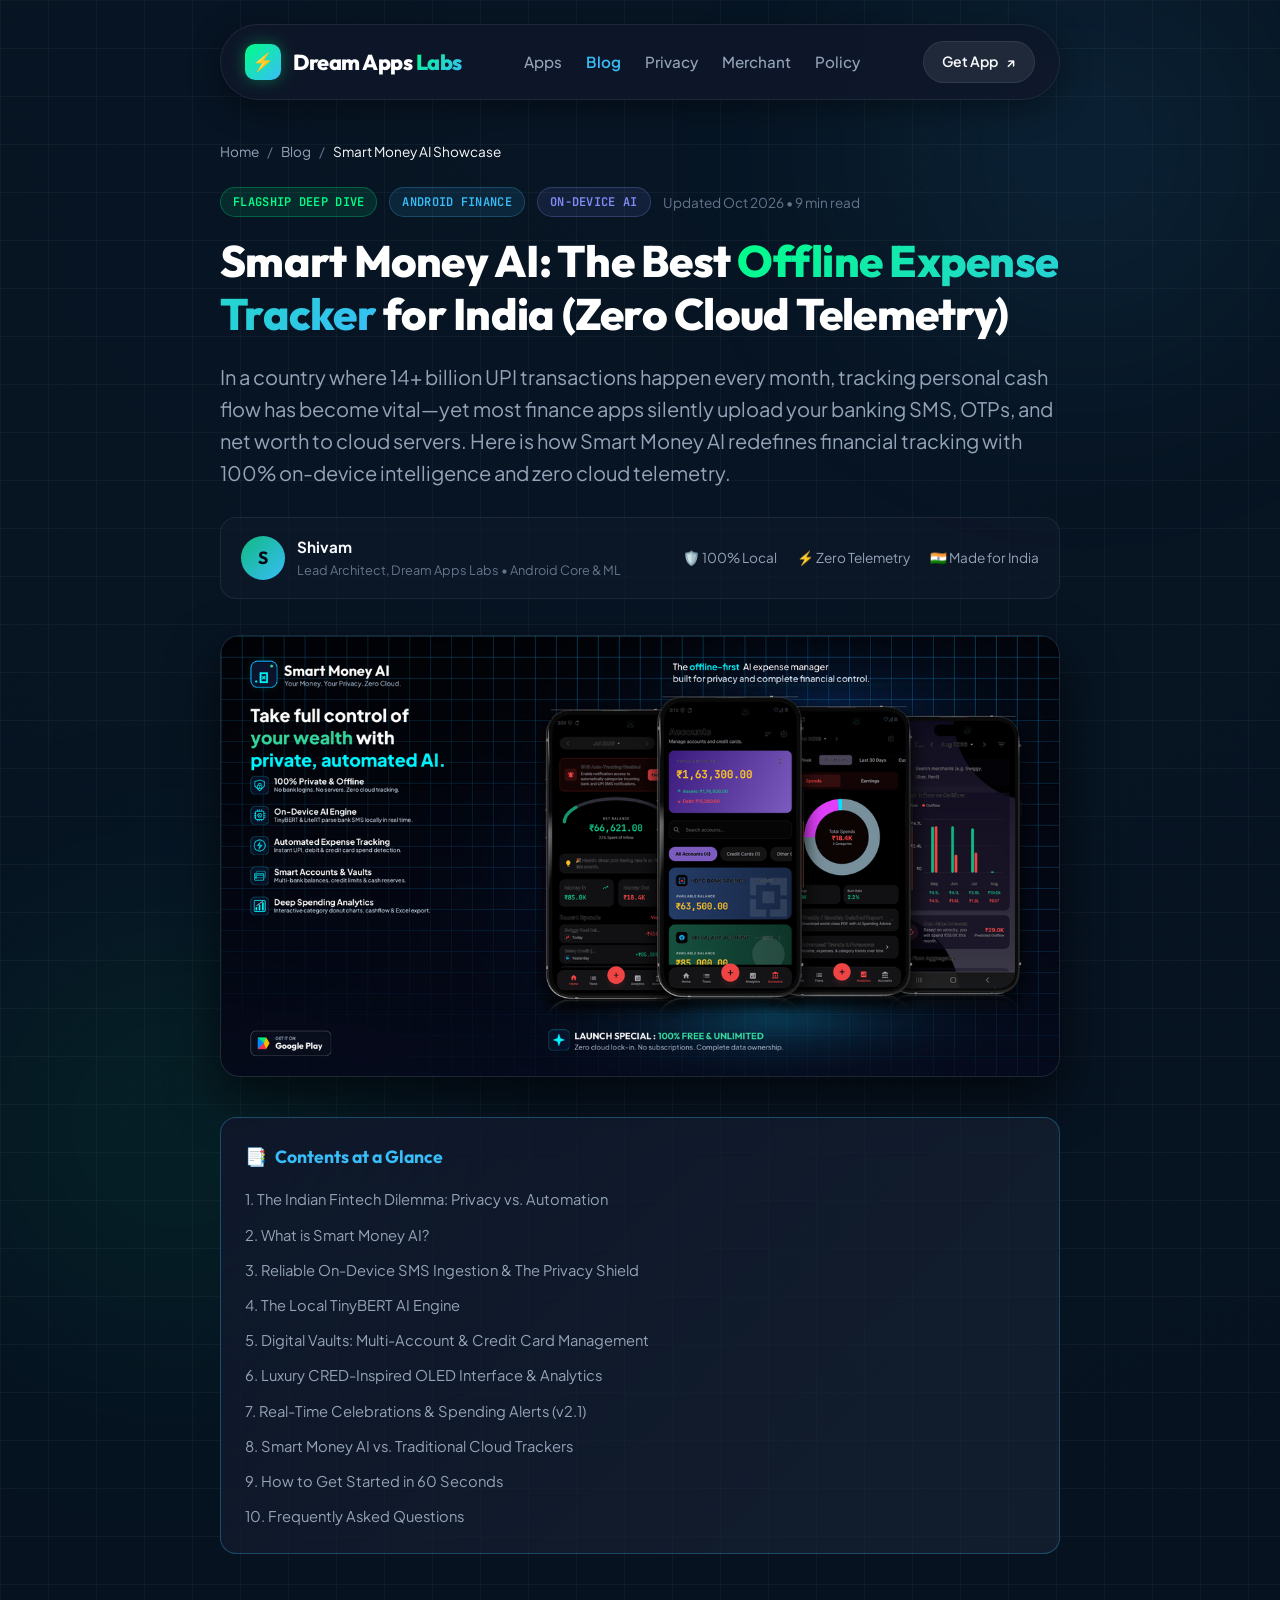
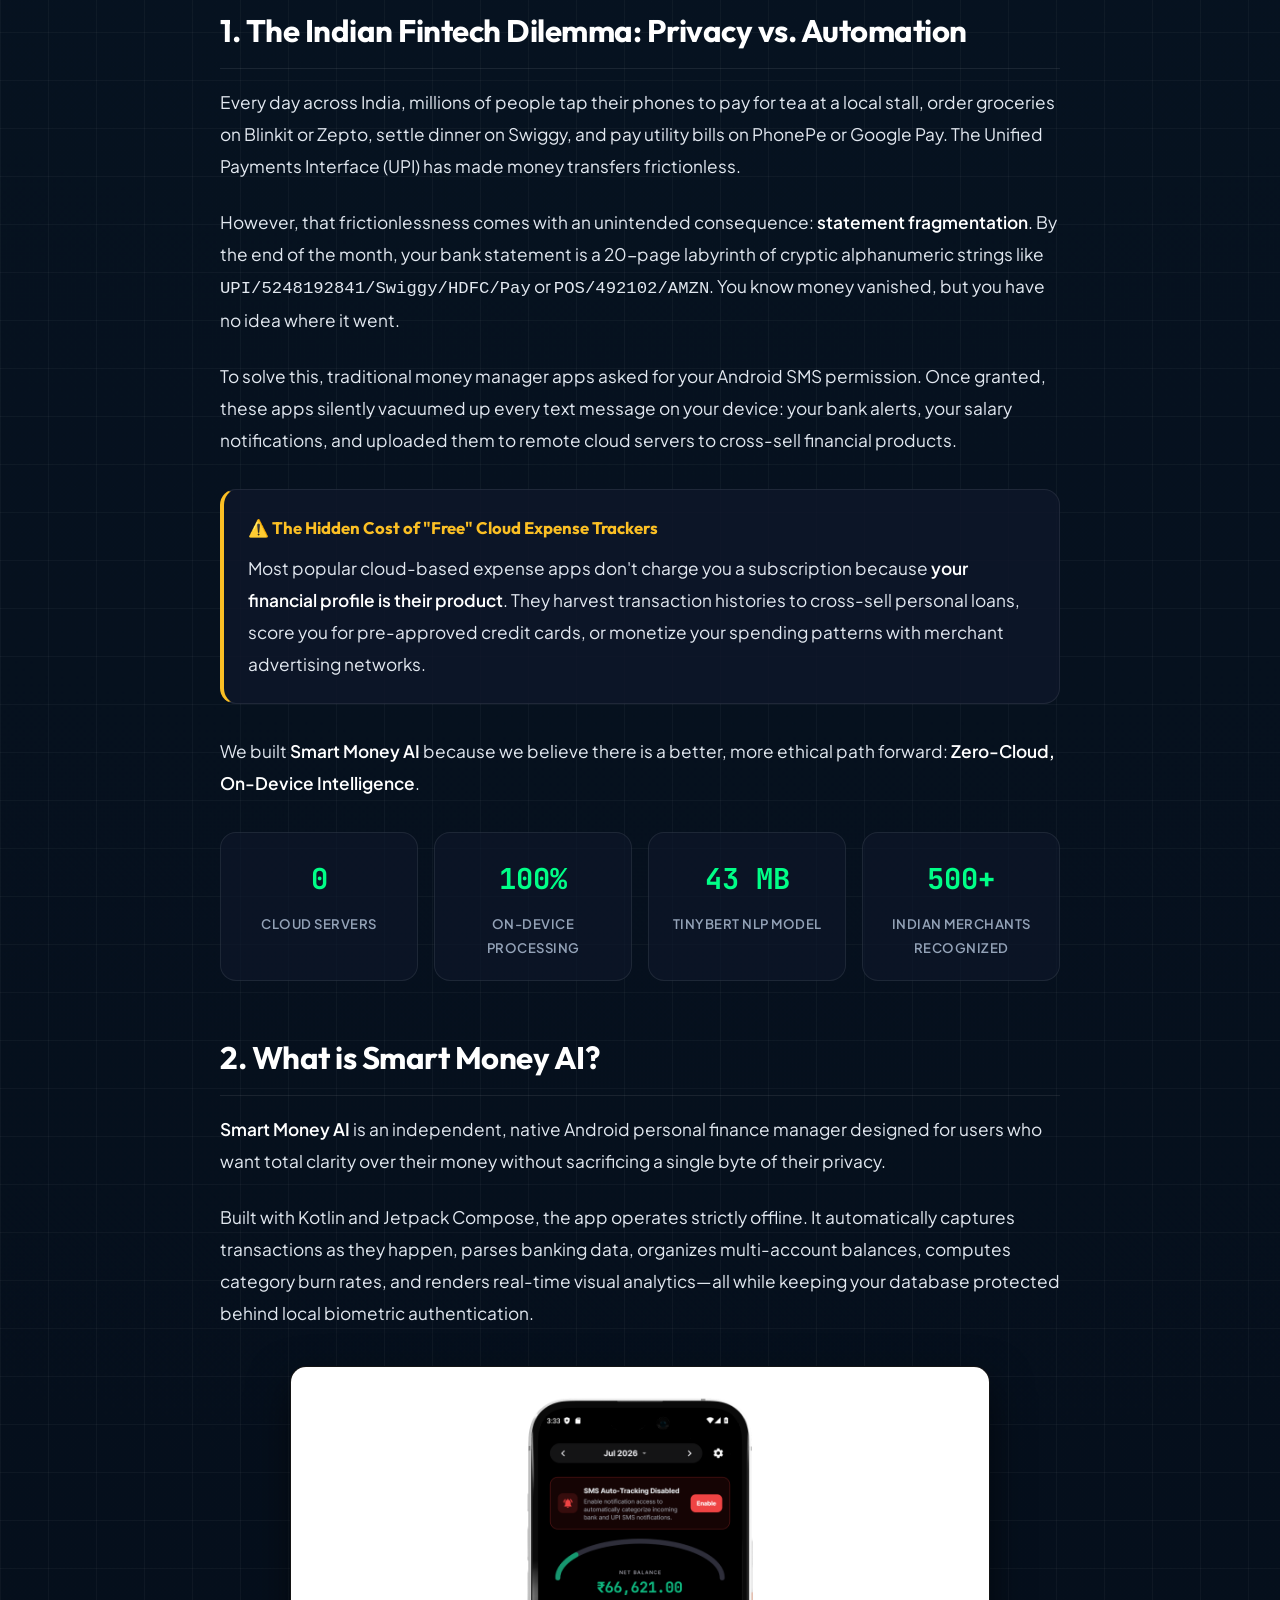
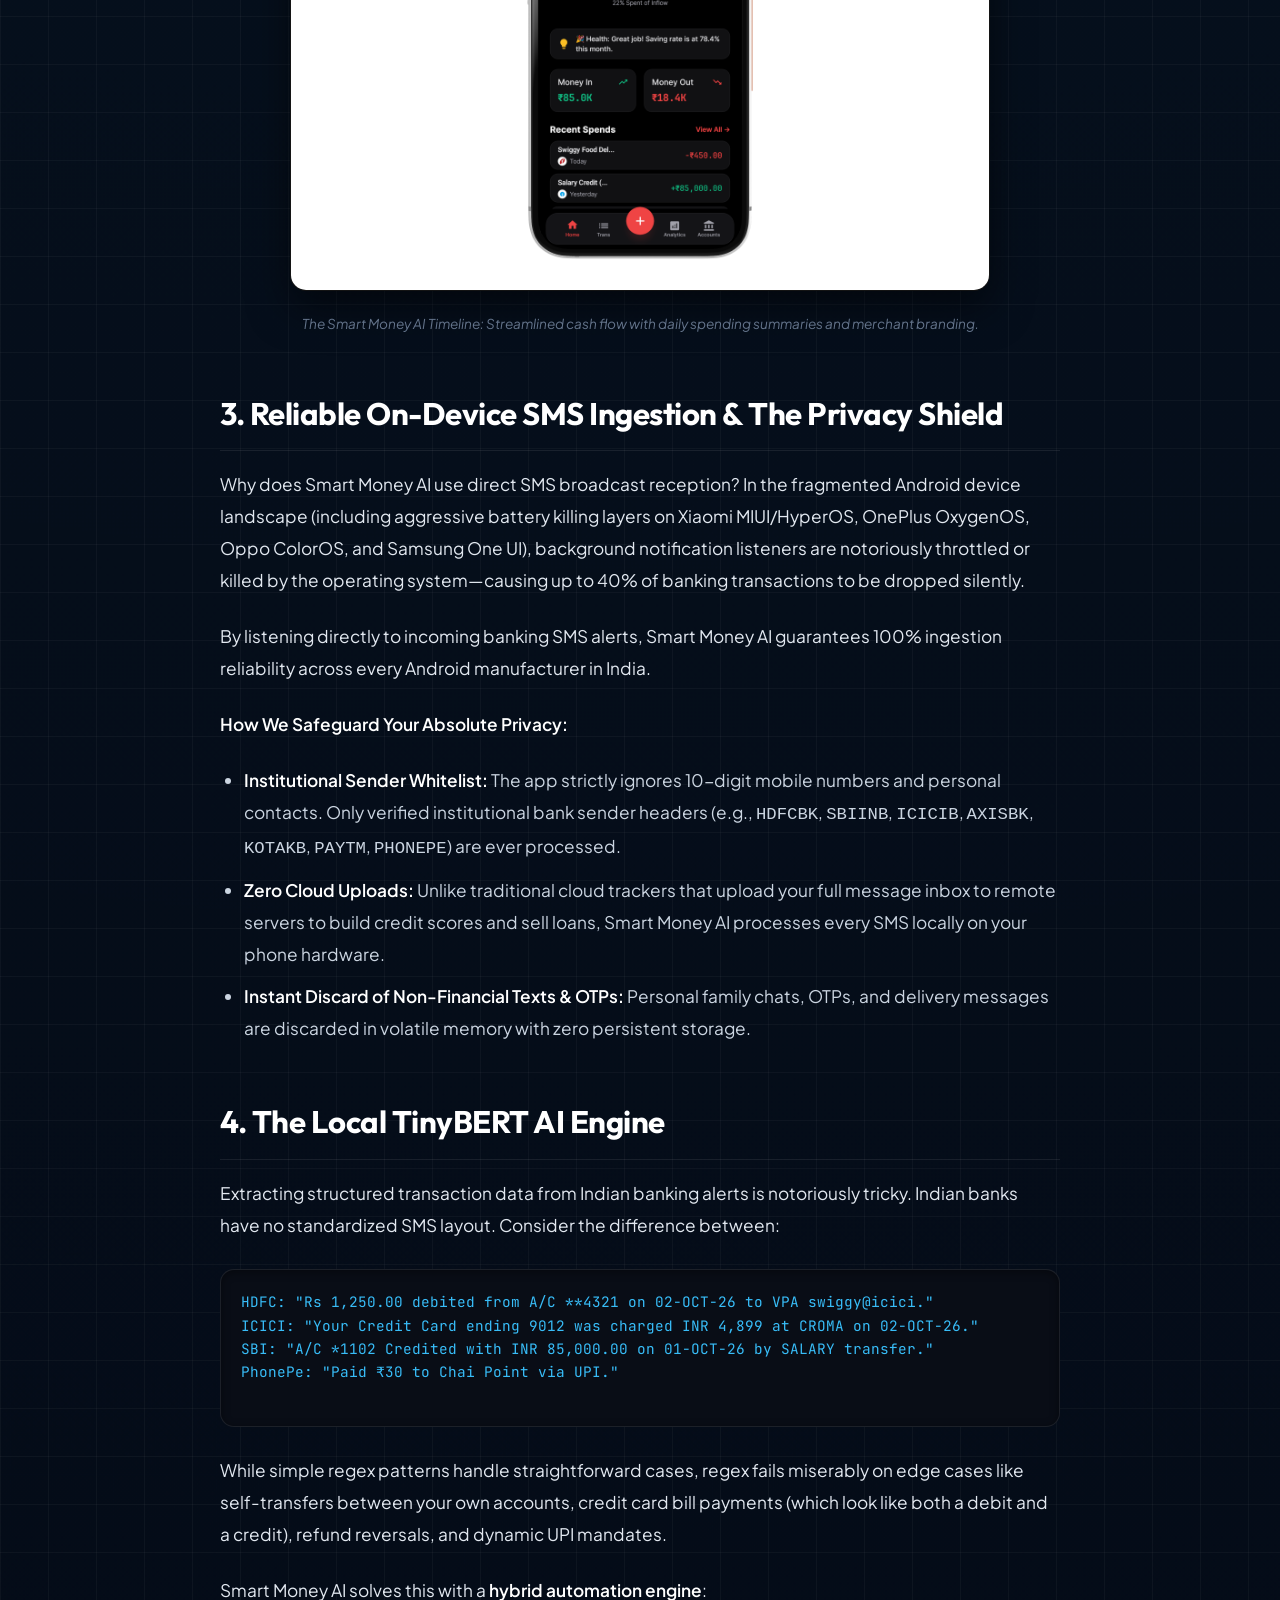
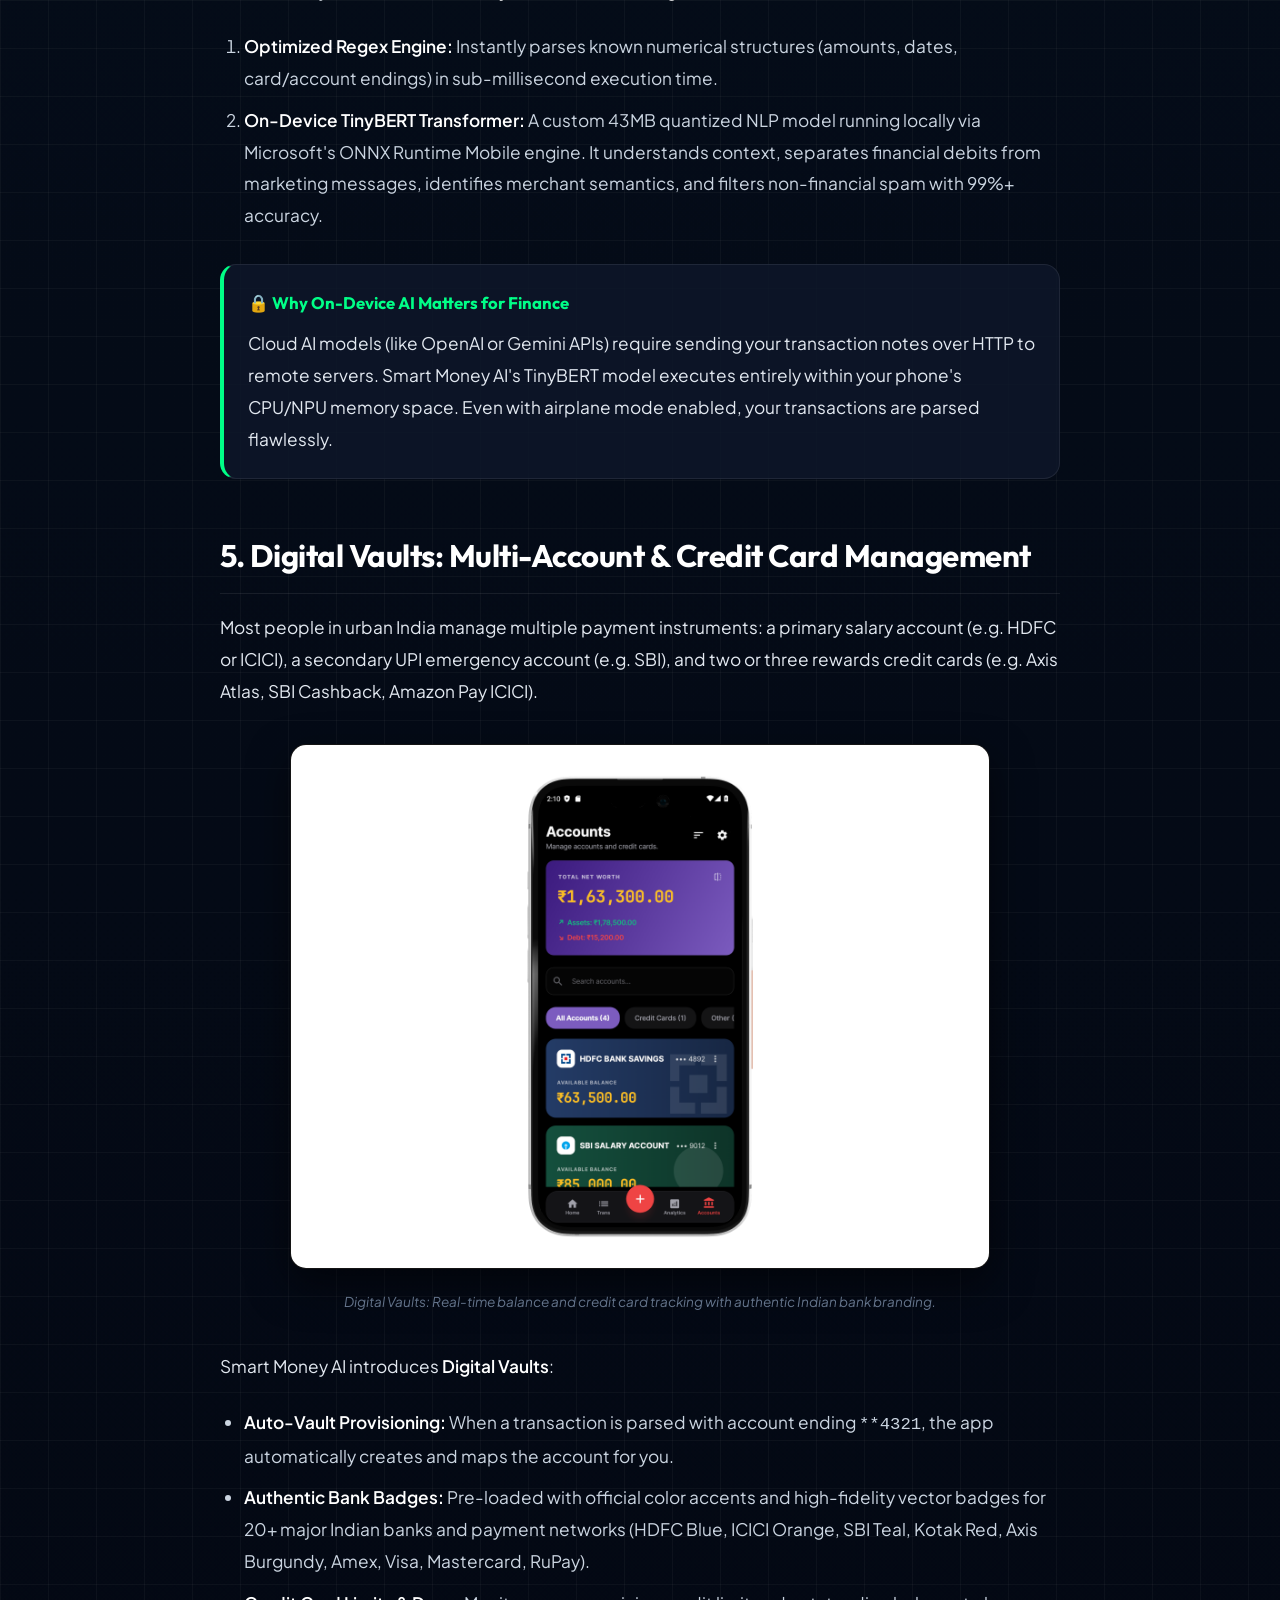
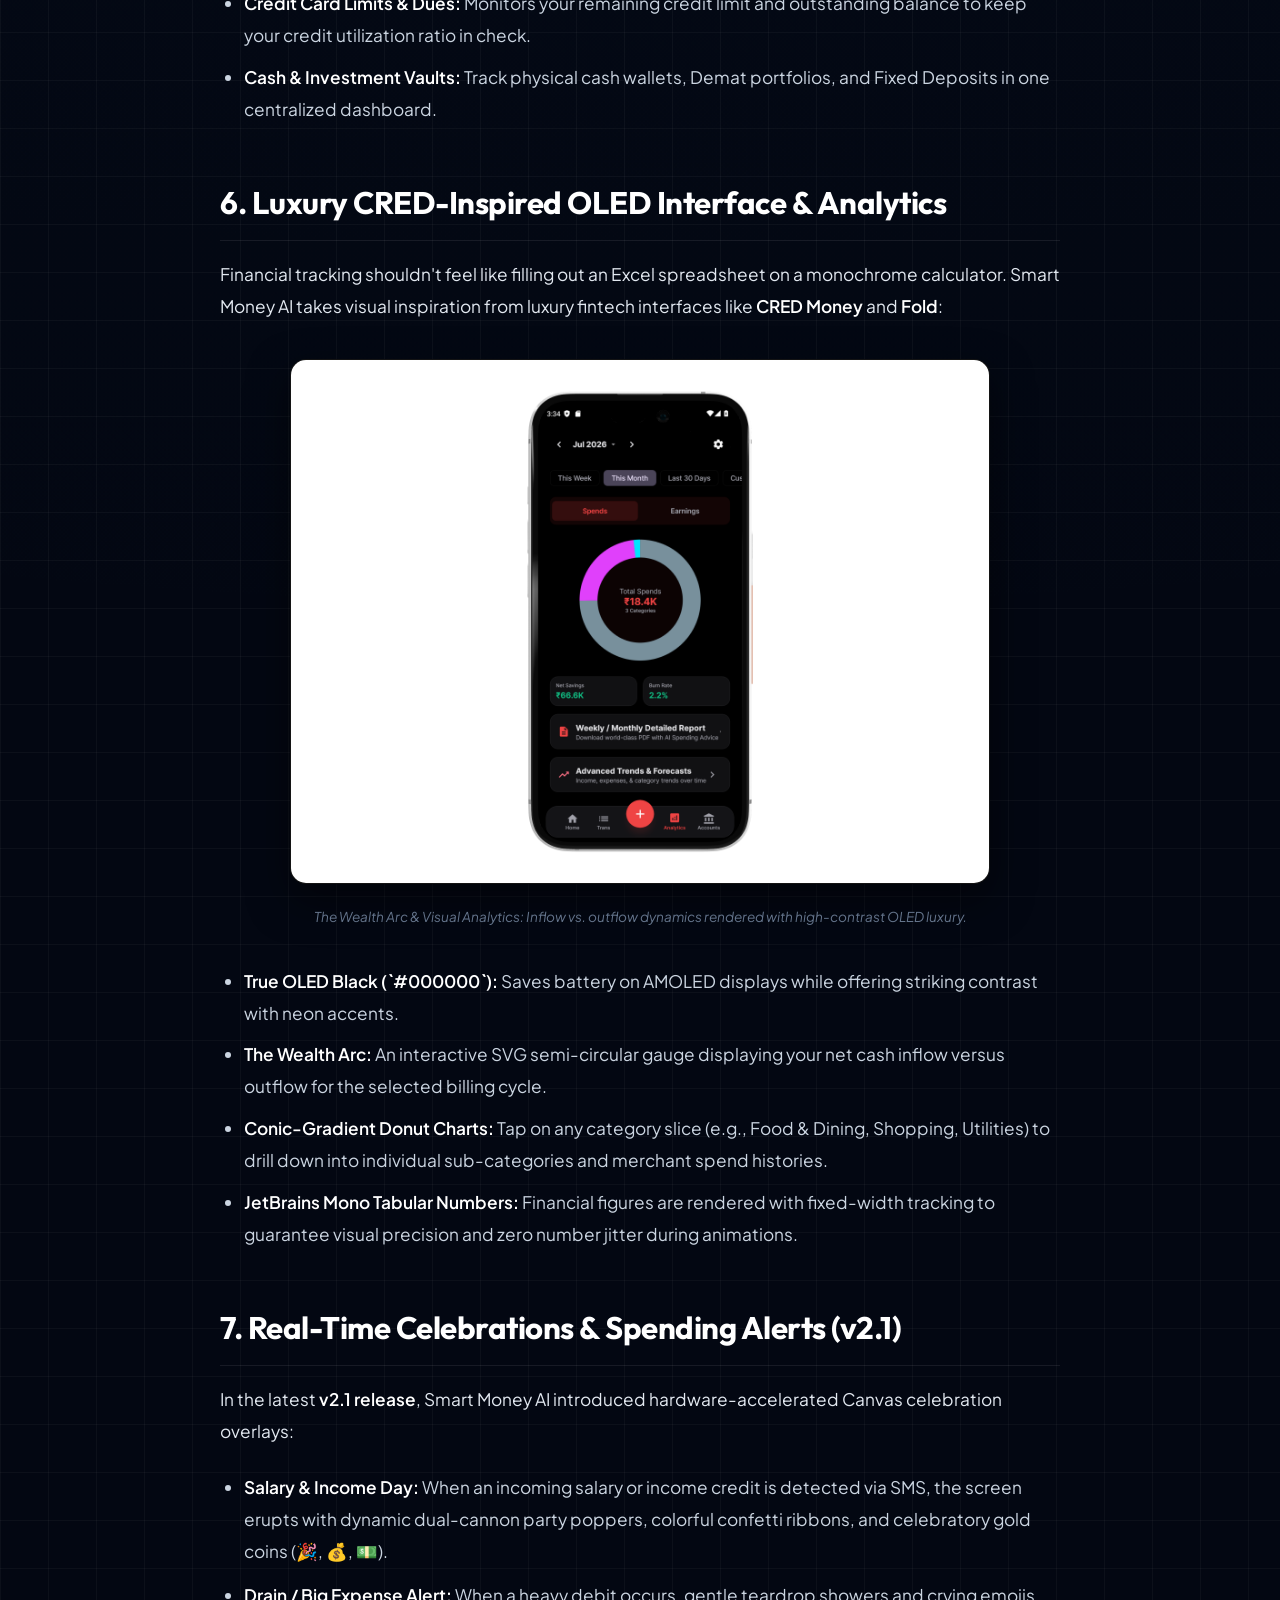
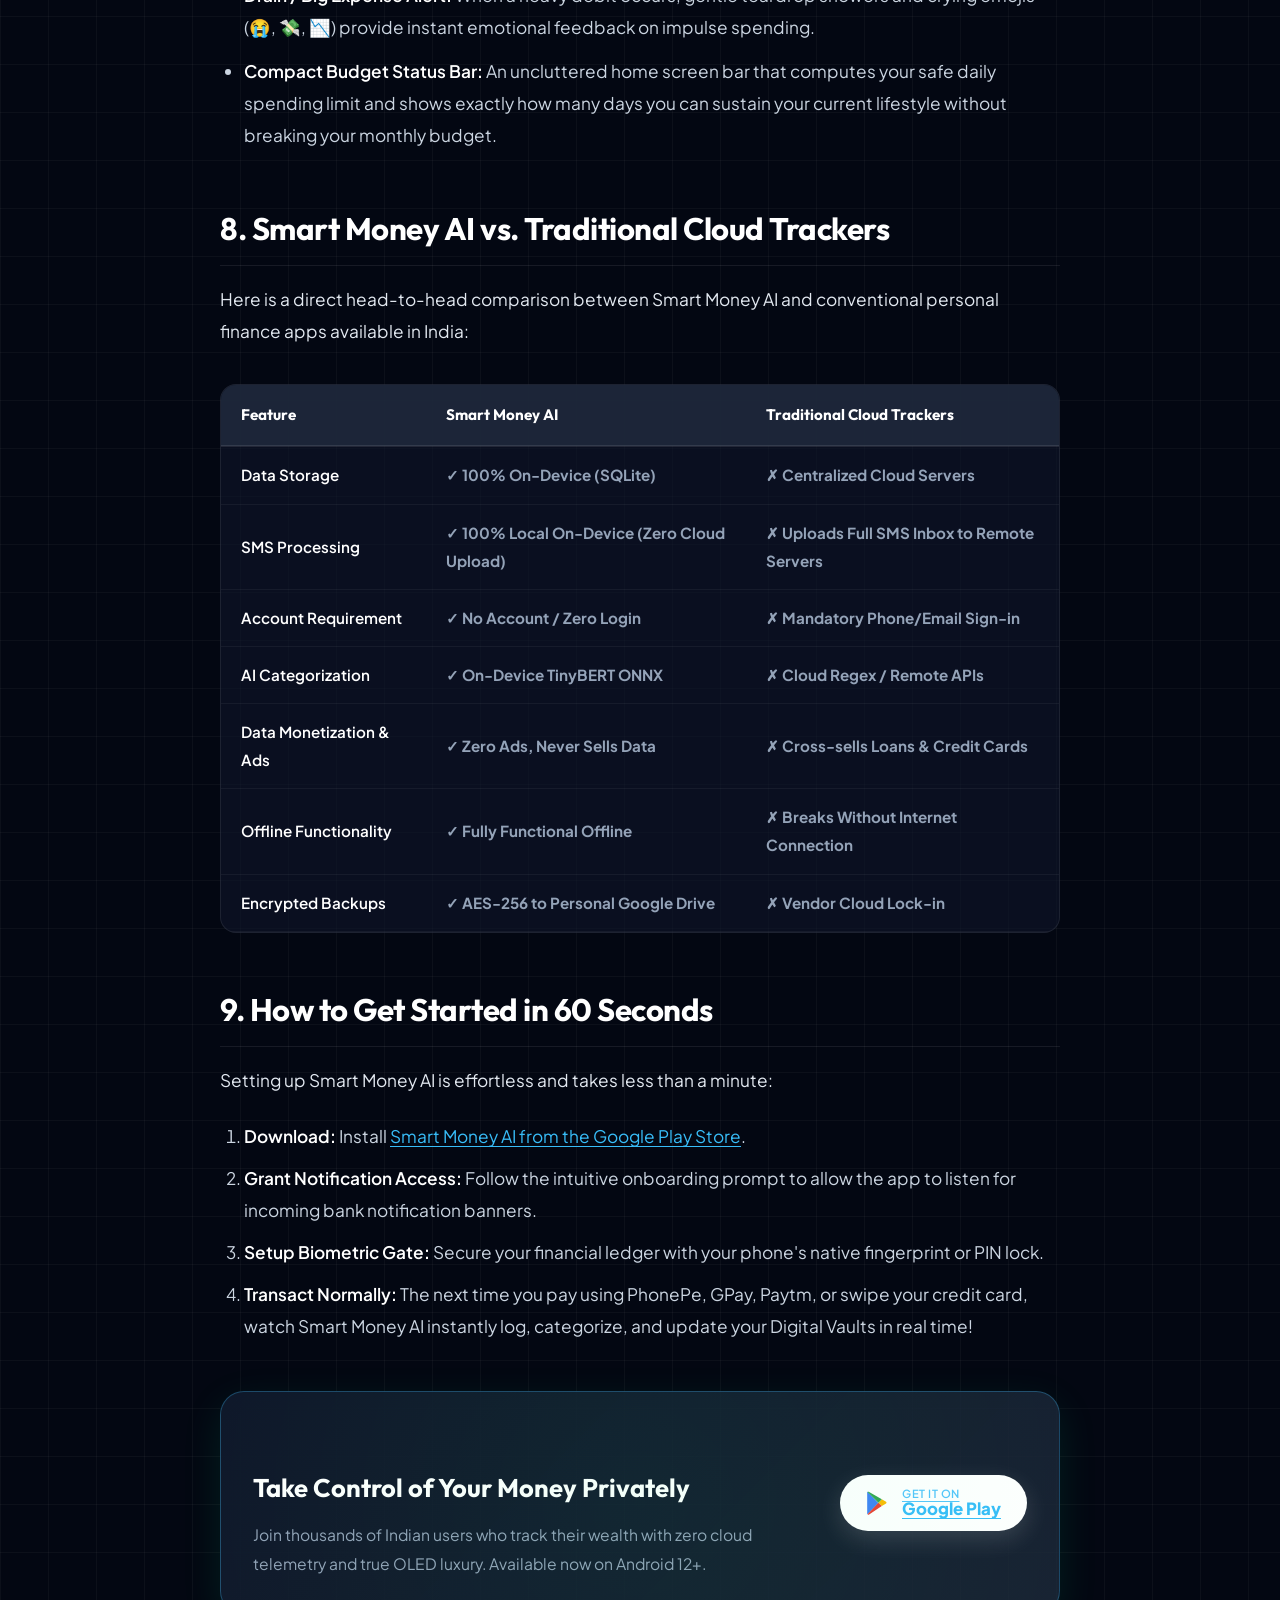
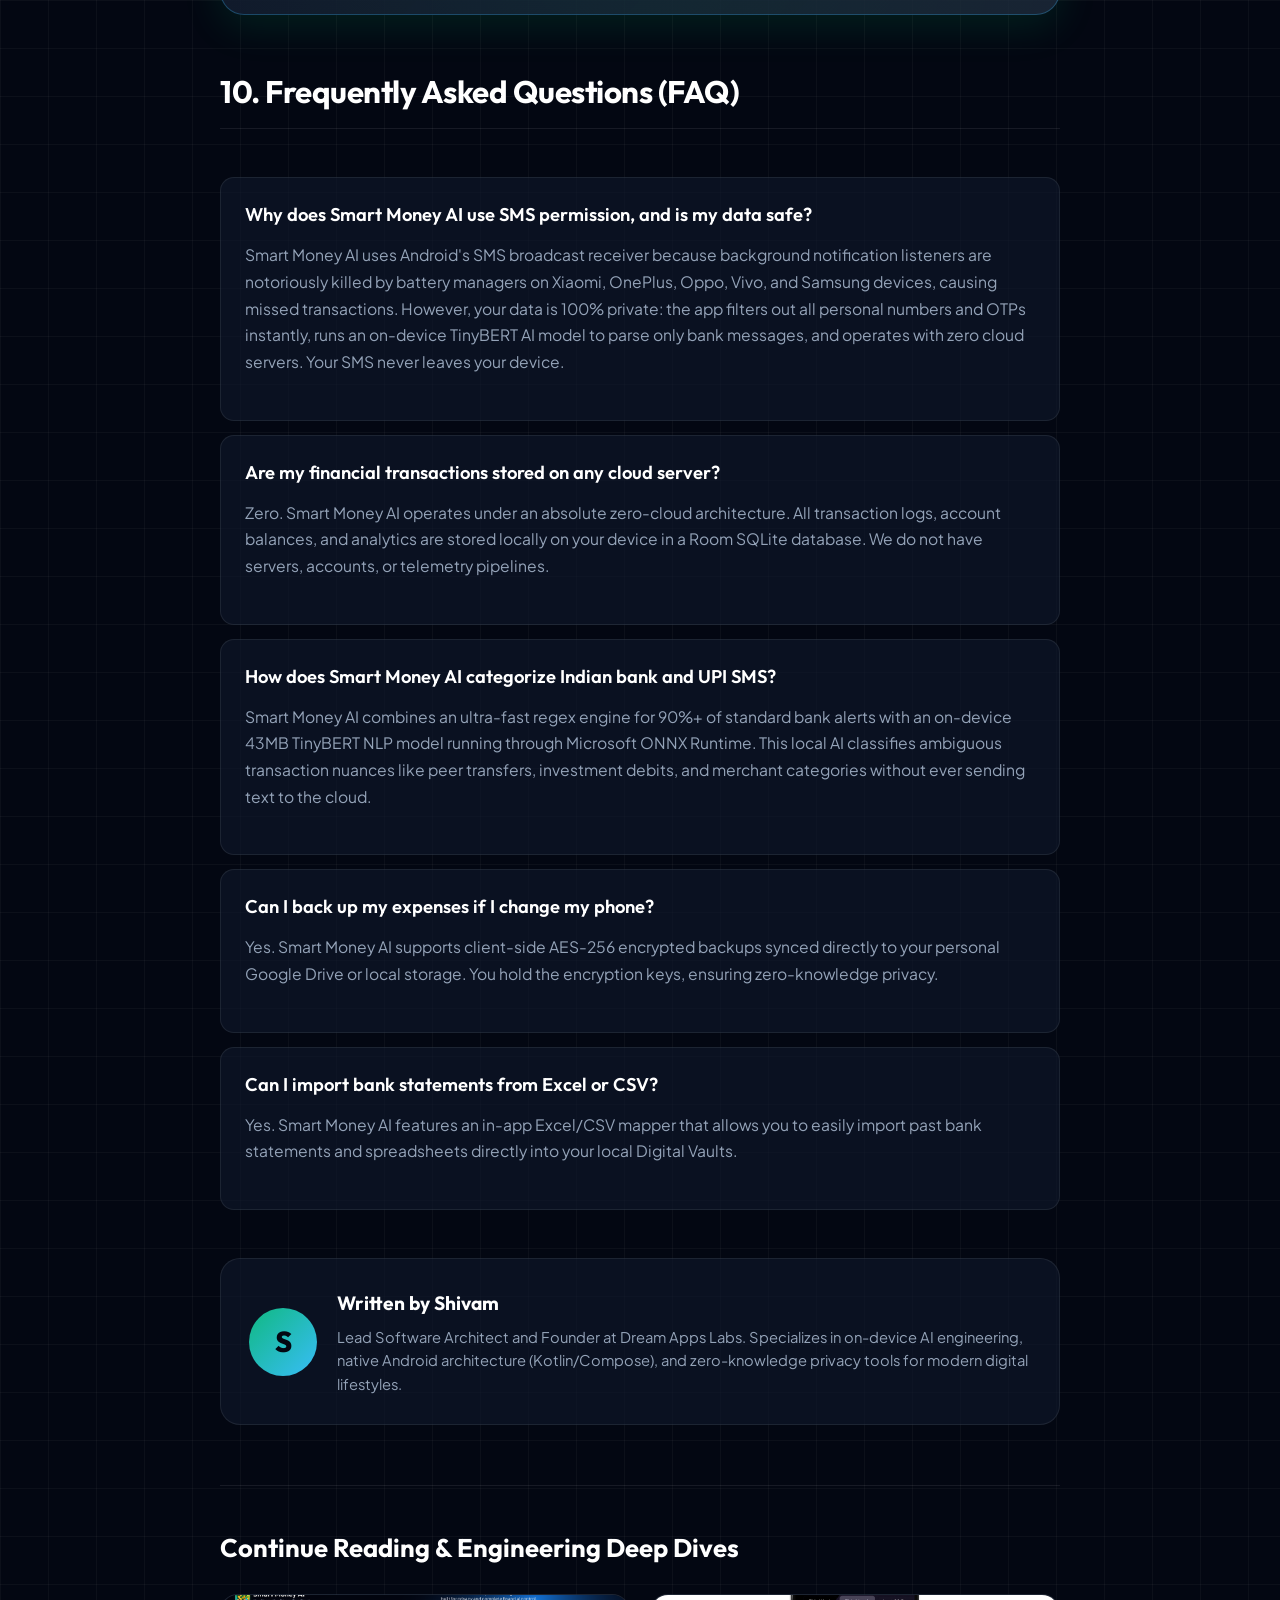
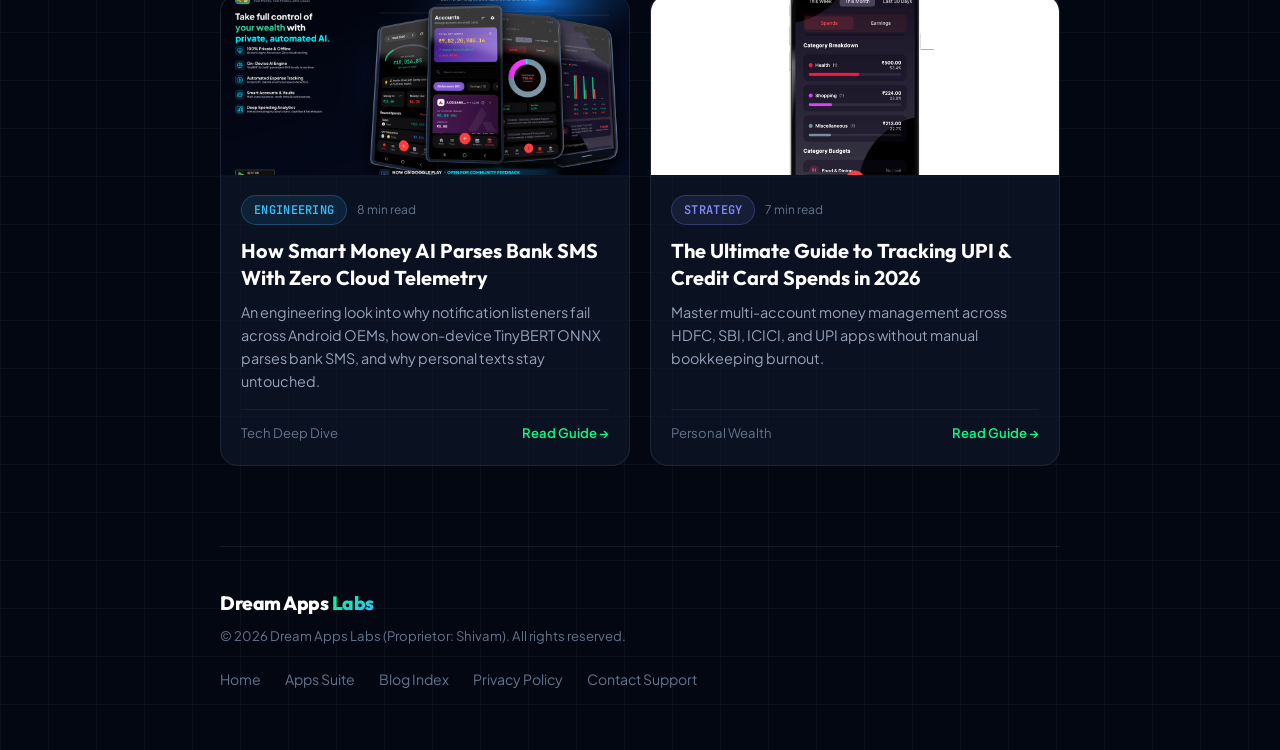
<file: docs/blog/smart-money-ai-best-offline-expense-tracker-india.html>
<!DOCTYPE html>
<html lang="en">
<head>
    <meta charset="UTF-8">
    <meta name="viewport" content="width=device-width, initial-scale=1.0">
    <title>Smart Money AI: The Best Offline Expense Tracker App in India (Zero Cloud Telemetry)</title>
    <meta name="description" content="Discover Smart Money AI, India's leading privacy-first offline expense manager. Automatically track UPI, credit card, and bank SMS spends using on-device AI with zero cloud servers and zero data harvesting.">
    <meta name="keywords" content="best offline expense tracker app india, private expense manager android, upi expense tracker offline, cred money alternative, smart money ai, on device ai finance, zero cloud money manager">
    <link rel="canonical" href="https://dreamappslabs.space/blog/smart-money-ai-best-offline-expense-tracker-india.html">

    <!-- Open Graph / Facebook / LinkedIn / WhatsApp -->
    <meta property="og:site_name" content="Dream Apps Labs">
    <meta property="og:type" content="article">
    <meta property="og:url" content="https://dreamappslabs.space/blog/smart-money-ai-best-offline-expense-tracker-india.html">
    <meta property="og:title" content="Smart Money AI: The Best Offline Expense Tracker in India (Zero Cloud Telemetry)">
    <meta property="og:description" content="Tired of expense trackers uploading your private financial SMS to cloud servers? Learn how Smart Money AI delivers luxury expense management 100% locally on Android.">
    <meta property="og:image" content="https://dreamappslabs.space/assets/blog/blog_hero_privacy_expense_tracker.png">
    <meta property="og:image:width" content="1200">
    <meta property="og:image:height" content="630">
    <meta property="article:published_time" content="2026-10-01T10:00:00+05:30">
    <meta property="article:modified_time" content="2026-10-03T18:00:00+05:30">
    <meta property="article:author" content="Shivam">
    <meta property="article:section" content="Product Showcase">
    <meta property="article:tag" content="Personal Finance">
    <meta property="article:tag" content="Privacy">
    <meta property="article:tag" content="Android">
    <meta property="article:tag" content="UPI">

    <!-- Twitter / X Card -->
    <meta name="twitter:card" content="summary_large_image">
    <meta name="twitter:title" content="Smart Money AI: Best Offline Expense Tracker in India">
    <meta name="twitter:description" content="Discover how Smart Money AI tracks bank and UPI spends using on-device TinyBERT NLP with zero cloud telemetry.">
    <meta name="twitter:image" content="https://dreamappslabs.space/assets/blog/blog_hero_privacy_expense_tracker.png">

    <!-- Favicons -->
    <link rel="icon" type="image/png" sizes="32x32" href="../assets/app_icon_512.png">
    <link rel="icon" type="image/png" sizes="192x192" href="../assets/app_icon_512.png">
    <link rel="apple-touch-icon" sizes="180x180" href="../assets/app_icon_512.png">
    <meta name="theme-color" content="#030712">

    <!-- Fonts -->
    <link rel="preconnect" href="https://fonts.googleapis.com">
    <link rel="preconnect" href="https://fonts.gstatic.com" crossorigin>
    <link href="https://fonts.googleapis.com/css2?family=JetBrains+Mono:wght@400;600;700&family=Outfit:wght@400;500;600;700;800&family=Plus+Jakarta+Sans:wght@300;400;500;600;700&display=swap" rel="stylesheet">
    
    <link rel="stylesheet" href="../assets/blog.css">

    <!-- Structured Data: BlogPosting + Breadcrumbs + FAQPage -->
    <script type="application/ld+json">
    {
      "@context": "https://schema.org",
      "@graph": [
        {
          "@type": "BreadcrumbList",
          "itemListElement": [
            {
              "@type": "ListItem",
              "position": 1,
              "name": "Home",
              "item": "https://dreamappslabs.space/"
            },
            {
              "@type": "ListItem",
              "position": 2,
              "name": "Blog",
              "item": "https://dreamappslabs.space/blog/"
            },
            {
              "@type": "ListItem",
              "position": 3,
              "name": "Smart Money AI: Best Offline Expense Tracker India",
              "item": "https://dreamappslabs.space/blog/smart-money-ai-best-offline-expense-tracker-india.html"
            }
          ]
        },
        {
          "@type": "BlogPosting",
          "mainEntityOfPage": {
            "@type": "WebPage",
            "@id": "https://dreamappslabs.space/blog/smart-money-ai-best-offline-expense-tracker-india.html"
          },
          "headline": "Smart Money AI: The Best Offline Expense Tracker App in India (Zero Cloud Telemetry)",
          "description": "Discover Smart Money AI, India's leading privacy-first offline expense manager. Automatically track UPI, credit card, and bank SMS spends using on-device AI with zero cloud servers and zero data harvesting.",
          "image": "https://dreamappslabs.space/assets/blog/blog_hero_privacy_expense_tracker.png",
          "author": {
            "@type": "Person",
            "name": "Shivam",
            "jobTitle": "Lead Architect & Mobile Engineer",
            "worksFor": {
              "@type": "Organization",
              "name": "Dream Apps Labs"
            }
          },
          "publisher": {
            "@type": "Organization",
            "name": "Dream Apps Labs",
            "logo": {
              "@type": "ImageObject",
              "url": "https://dreamappslabs.space/assets/app_icon_512.png"
            }
          },
          "datePublished": "2026-10-01T10:00:00+05:30",
          "dateModified": "2026-10-03T18:00:00+05:30"
        },
        {
          "@type": "SoftwareApplication",
          "name": "Smart Money AI",
          "operatingSystem": "Android 12+",
          "applicationCategory": "FinanceApplication",
          "offers": {
            "@type": "Offer",
            "price": "0",
            "priceCurrency": "INR"
          },
          "installUrl": "https://play.google.com/store/apps/details?id=com.expensemanagerai"
        },
        {
          "@type": "FAQPage",
          "mainEntity": [
            {
              "@type": "Question",
              "name": "Why does Smart Money AI use SMS permission, and is my data safe?",
              "acceptedAnswer": {
                "@type": "Answer",
                "text": "Smart Money AI uses Android's SMS broadcast receiver because notification listeners are notoriously killed by battery managers on Xiaomi, OnePlus, Oppo, Vivo, and Samsung devices, causing missed transactions. However, your data is 100% private: the app filters out all personal numbers and OTPs instantly, runs an on-device TinyBERT AI model to parse only bank messages, and operates with zero cloud servers. Your SMS never leaves your device."
              }
            },
            {
              "@type": "Question",
              "name": "Are my financial transactions stored on any cloud server?",
              "acceptedAnswer": {
                "@type": "Answer",
                "text": "Zero. Smart Money AI operates under an absolute zero-cloud architecture. All transaction logs, account balances, and analytics are stored locally on your device in a Room SQLite database. We do not have servers, accounts, or telemetry pipelines."
              }
            },
            {
              "@type": "Question",
              "name": "How does Smart Money AI categorize Indian bank and UPI SMS?",
              "acceptedAnswer": {
                "@type": "Answer",
                "text": "Smart Money AI combines an ultra-fast regex engine for 90%+ of standard bank alerts with an on-device 43MB TinyBERT NLP model running through Microsoft ONNX Runtime. This local AI classifies ambiguous transaction nuances like peer transfers, investment debits, and merchant categories without ever sending text to the cloud."
              }
            },
            {
              "@type": "Question",
              "name": "Can I back up my expenses if I change my phone?",
              "acceptedAnswer": {
                "@type": "Answer",
                "text": "Yes. Smart Money AI supports client-side AES-256 encrypted backups synced directly to your personal Google Drive or local storage. You hold the encryption keys, ensuring zero-knowledge privacy."
              }
            }
          ]
        }
      ]
    }
    </script>
</head>
<body>

    <div class="ambient-glow-1"></div>
    <div class="ambient-glow-2"></div>

    <div class="article-container">
        
        <!-- Header Navigation -->
        <header class="site-header">
            <a href="../" class="brand-container">
                <div class="brand-icon">⚡</div>
                <div class="logo">Dream Apps<span> Labs</span></div>
            </a>

            <nav class="nav-links">
                <a href="../#apps">Apps</a>
                <a href="../blog/" class="active">Blog</a>
                <a href="../#philosophy">Privacy</a>
                <a href="../#compliance">Merchant</a>
                <a href="../policy/smart-money/privacy-policy.html">Policy</a>
            </nav>

            <a href="https://play.google.com/store/apps/details?id=com.expensemanagerai" target="_blank" rel="noopener noreferrer" class="header-btn">
                <span>Get App</span>
                <span>↗</span>
            </a>
        </header>

        <!-- Breadcrumbs -->
        <nav class="breadcrumbs" aria-label="Breadcrumb">
            <a href="../">Home</a>
            <span class="separator">/</span>
            <a href="../blog/">Blog</a>
            <span class="separator">/</span>
            <span style="color: var(--text-primary);">Smart Money AI Showcase</span>
        </nav>

        <!-- Article Header -->
        <article>
            <header class="article-header">
                <div class="article-meta-top">
                    <span class="pill pill-emerald">Flagship Deep Dive</span>
                    <span class="pill pill-blue">Android Finance</span>
                    <span class="pill pill-purple">On-Device AI</span>
                    <span style="font-size: 0.85rem; color: var(--text-muted);">Updated Oct 2026 • 9 min read</span>
                </div>

                <h1 class="article-title">Smart Money AI: The Best <span>Offline Expense Tracker</span> for India (Zero Cloud Telemetry)</h1>

                <p class="article-lead">
                    In a country where 14+ billion UPI transactions happen every month, tracking personal cash flow has become vital—yet most finance apps silently upload your banking SMS, OTPs, and net worth to cloud servers. Here is how Smart Money AI redefines financial tracking with 100% on-device intelligence and zero cloud telemetry.
                </p>

                <div class="author-bar">
                    <div class="author-info">
                        <div class="author-avatar">S</div>
                        <div class="author-meta">
                            <h4>Shivam</h4>
                            <p>Lead Architect, Dream Apps Labs • Android Core & ML</p>
                        </div>
                    </div>
                    <div class="article-stats">
                        <span>🛡️ 100% Local</span>
                        <span>⚡ Zero Telemetry</span>
                        <span>🇮🇳 Made for India</span>
                    </div>
                </div>
            </header>

            <!-- Featured Image -->
            <div class="article-featured-image">
                <img src="../assets/blog/blog_hero_privacy_expense_tracker.png" alt="Smart Money AI - Luxury OLED Offline Expense Manager Showcase" width="1200" height="630">
            </div>

            <!-- Table of Contents -->
            <div class="toc-box">
                <div class="toc-title">
                    <span>📑</span> Contents at a Glance
                </div>
                <ul class="toc-list">
                    <li><a href="#the-indian-fintech-dilemma">1. The Indian Fintech Dilemma: Privacy vs. Automation</a></li>
                    <li><a href="#what-is-smart-money-ai">2. What is Smart Money AI?</a></li>
                    <li><a href="#how-automation-works">3. Reliable On-Device SMS Ingestion & The Privacy Shield</a></li>
                    <li><a href="#on-device-nlp">4. The Local TinyBERT AI Engine</a></li>
                    <li><a href="#digital-vaults">5. Digital Vaults: Multi-Account & Credit Card Management</a></li>
                    <li><a href="#analytics-and-oled-ux">6. Luxury CRED-Inspired OLED Interface & Analytics</a></li>
                    <li><a href="#gamification-reactions">7. Real-Time Celebrations & Spending Alerts (v2.1)</a></li>
                    <li><a href="#comparison-table">8. Smart Money AI vs. Traditional Cloud Trackers</a></li>
                    <li><a href="#how-to-get-started">9. How to Get Started in 60 Seconds</a></li>
                    <li><a href="#faqs">10. Frequently Asked Questions</a></li>
                </ul>
            </div>

            <!-- Article Body -->
            <div class="article-content">

                <h2 id="the-indian-fintech-dilemma">1. The Indian Fintech Dilemma: Privacy vs. Automation</h2>
                <p>
                    Every day across India, millions of people tap their phones to pay for tea at a local stall, order groceries on Blinkit or Zepto, settle dinner on Swiggy, and pay utility bills on PhonePe or Google Pay. The Unified Payments Interface (UPI) has made money transfers frictionless.
                </p>
                <p>
                    However, that frictionlessness comes with an unintended consequence: <strong>statement fragmentation</strong>. By the end of the month, your bank statement is a 20-page labyrinth of cryptic alphanumeric strings like <code>UPI/5248192841/Swiggy/HDFC/Pay</code> or <code>POS/492102/AMZN</code>. You know money vanished, but you have no idea where it went.
                </p>
                <p>
                    To solve this, traditional money manager apps asked for your Android SMS permission. Once granted, these apps silently vacuumed up every text message on your device: your bank alerts, your salary notifications, and uploaded them to remote cloud servers to cross-sell financial products.
                </p>

                <div class="callout callout-amber">
                    <div class="callout-title">⚠️ The Hidden Cost of "Free" Cloud Expense Trackers</div>
                    <p>
                        Most popular cloud-based expense apps don't charge you a subscription because <strong>your financial profile is their product</strong>. They harvest transaction histories to cross-sell personal loans, score you for pre-approved credit cards, or monetize your spending patterns with merchant advertising networks.
                    </p>
                </div>

                <p>
                    We built <strong>Smart Money AI</strong> because we believe there is a better, more ethical path forward: <strong>Zero-Cloud, On-Device Intelligence</strong>.
                </p>

                <!-- Stat Highlights -->
                <div class="stat-highlight-grid">
                    <div class="stat-highlight-card">
                        <div class="stat-highlight-value">0</div>
                        <div class="stat-highlight-label">Cloud Servers</div>
                    </div>
                    <div class="stat-highlight-card">
                        <div class="stat-highlight-value">100%</div>
                        <div class="stat-highlight-label">On-Device Processing</div>
                    </div>
                    <div class="stat-highlight-card">
                        <div class="stat-highlight-value">43 MB</div>
                        <div class="stat-highlight-label">TinyBERT NLP Model</div>
                    </div>
                    <div class="stat-highlight-card">
                        <div class="stat-highlight-value">500+</div>
                        <div class="stat-highlight-label">Indian Merchants Recognized</div>
                    </div>
                </div>

                <h2 id="what-is-smart-money-ai">2. What is Smart Money AI?</h2>
                <p>
                    <strong>Smart Money AI</strong> is an independent, native Android personal finance manager designed for users who want total clarity over their money without sacrificing a single byte of their privacy.
                </p>
                <p>
                    Built with Kotlin and Jetpack Compose, the app operates strictly offline. It automatically captures transactions as they happen, parses banking data, organizes multi-account balances, computes category burn rates, and renders real-time visual analytics—all while keeping your database protected behind local biometric authentication.
                </p>

                <div class="article-image-box">
                    <img src="../assets/blog/timeline_home_screen.png" alt="Smart Money AI OLED Home Screen & Dynamic Timeline Ledger" width="700">
                    <div class="caption">The Smart Money AI Timeline: Streamlined cash flow with daily spending summaries and merchant branding.</div>
                </div>

                <h2 id="how-automation-works">3. Reliable On-Device SMS Ingestion & The Privacy Shield</h2>
                <p>
                    Why does Smart Money AI use direct SMS broadcast reception? In the fragmented Android device landscape (including aggressive battery killing layers on Xiaomi MIUI/HyperOS, OnePlus OxygenOS, Oppo ColorOS, and Samsung One UI), background notification listeners are notoriously throttled or killed by the operating system—causing up to 40% of banking transactions to be dropped silently.
                </p>
                <p>
                    By listening directly to incoming banking SMS alerts, Smart Money AI guarantees 100% ingestion reliability across every Android manufacturer in India.
                </p>
                <p>
                    <strong>How We Safeguard Your Absolute Privacy:</strong>
                </p>
                <ul>
                    <li><strong>Institutional Sender Whitelist:</strong> The app strictly ignores 10-digit mobile numbers and personal contacts. Only verified institutional bank sender headers (e.g., <code>HDFCBK</code>, <code>SBIINB</code>, <code>ICICIB</code>, <code>AXISBK</code>, <code>KOTAKB</code>, <code>PAYTM</code>, <code>PHONEPE</code>) are ever processed.</li>
                    <li><strong>Zero Cloud Uploads:</strong> Unlike traditional cloud trackers that upload your full message inbox to remote servers to build credit scores and sell loans, Smart Money AI processes every SMS locally on your phone hardware.</li>
                    <li><strong>Instant Discard of Non-Financial Texts & OTPs:</strong> Personal family chats, OTPs, and delivery messages are discarded in volatile memory with zero persistent storage.</li>
                </ul>

                <h2 id="on-device-nlp">4. The Local TinyBERT AI Engine</h2>
                <p>
                    Extracting structured transaction data from Indian banking alerts is notoriously tricky. Indian banks have no standardized SMS layout. Consider the difference between:
                </p>
                <pre class="code-block">
HDFC: "Rs 1,250.00 debited from A/C **4321 on 02-OCT-26 to VPA swiggy@icici."
ICICI: "Your Credit Card ending 9012 was charged INR 4,899 at CROMA on 02-OCT-26."
SBI: "A/C *1102 Credited with INR 85,000.00 on 01-OCT-26 by SALARY transfer."
PhonePe: "Paid ₹30 to Chai Point via UPI."
                </pre>
                <p>
                    While simple regex patterns handle straightforward cases, regex fails miserably on edge cases like self-transfers between your own accounts, credit card bill payments (which look like both a debit and a credit), refund reversals, and dynamic UPI mandates.
                </p>
                <p>
                    Smart Money AI solves this with a <strong>hybrid automation engine</strong>:
                </p>
                <ol>
                    <li><strong>Optimized Regex Engine:</strong> Instantly parses known numerical structures (amounts, dates, card/account endings) in sub-millisecond execution time.</li>
                    <li><strong>On-Device TinyBERT Transformer:</strong> A custom 43MB quantized NLP model running locally via Microsoft's ONNX Runtime Mobile engine. It understands context, separates financial debits from marketing messages, identifies merchant semantics, and filters non-financial spam with 99%+ accuracy.</li>
                </ol>

                <div class="callout callout-emerald">
                    <div class="callout-title">🔒 Why On-Device AI Matters for Finance</div>
                    <p>
                        Cloud AI models (like OpenAI or Gemini APIs) require sending your transaction notes over HTTP to remote servers. Smart Money AI's TinyBERT model executes entirely within your phone's CPU/NPU memory space. Even with airplane mode enabled, your transactions are parsed flawlessly.
                    </p>
                </div>

                <h2 id="digital-vaults">5. Digital Vaults: Multi-Account & Credit Card Management</h2>
                <p>
                    Most people in urban India manage multiple payment instruments: a primary salary account (e.g. HDFC or ICICI), a secondary UPI emergency account (e.g. SBI), and two or three rewards credit cards (e.g. Axis Atlas, SBI Cashback, Amazon Pay ICICI).
                </p>

                <div class="article-image-box">
                    <img src="../assets/blog/accounts_vault_screen.png" alt="Smart Money AI Accounts Vault with Indian Bank Logos" width="700">
                    <div class="caption">Digital Vaults: Real-time balance and credit card tracking with authentic Indian bank branding.</div>
                </div>

                <p>
                    Smart Money AI introduces <strong>Digital Vaults</strong>:
                </p>
                <ul>
                    <li><strong>Auto-Vault Provisioning:</strong> When a transaction is parsed with account ending <code>**4321</code>, the app automatically creates and maps the account for you.</li>
                    <li><strong>Authentic Bank Badges:</strong> Pre-loaded with official color accents and high-fidelity vector badges for 20+ major Indian banks and payment networks (HDFC Blue, ICICI Orange, SBI Teal, Kotak Red, Axis Burgundy, Amex, Visa, Mastercard, RuPay).</li>
                    <li><strong>Credit Card Limits & Dues:</strong> Monitors your remaining credit limit and outstanding balance to keep your credit utilization ratio in check.</li>
                    <li><strong>Cash & Investment Vaults:</strong> Track physical cash wallets, Demat portfolios, and Fixed Deposits in one centralized dashboard.</li>
                </ul>

                <h2 id="analytics-and-oled-ux">6. Luxury CRED-Inspired OLED Interface & Analytics</h2>
                <p>
                    Financial tracking shouldn't feel like filling out an Excel spreadsheet on a monochrome calculator. Smart Money AI takes visual inspiration from luxury fintech interfaces like <strong>CRED Money</strong> and <strong>Fold</strong>:
                </p>

                <div class="article-image-box">
                    <img src="../assets/blog/analytics_wealth_arc.png" alt="Smart Money AI Wealth Arc and Analytics Breakdown" width="700">
                    <div class="caption">The Wealth Arc & Visual Analytics: Inflow vs. outflow dynamics rendered with high-contrast OLED luxury.</div>
                </div>

                <ul>
                    <li><strong>True OLED Black (`#000000`):</strong> Saves battery on AMOLED displays while offering striking contrast with neon accents.</li>
                    <li><strong>The Wealth Arc:</strong> An interactive SVG semi-circular gauge displaying your net cash inflow versus outflow for the selected billing cycle.</li>
                    <li><strong>Conic-Gradient Donut Charts:</strong> Tap on any category slice (e.g., Food & Dining, Shopping, Utilities) to drill down into individual sub-categories and merchant spend histories.</li>
                    <li><strong>JetBrains Mono Tabular Numbers:</strong> Financial figures are rendered with fixed-width tracking to guarantee visual precision and zero number jitter during animations.</li>
                </ul>

                <h2 id="gamification-reactions">7. Real-Time Celebrations & Spending Alerts (v2.1)</h2>
                <p>
                    In the latest <strong>v2.1 release</strong>, Smart Money AI introduced hardware-accelerated Canvas celebration overlays:
                </p>
                <ul>
                    <li><strong>Salary & Income Day:</strong> When an incoming salary or income credit is detected via SMS, the screen erupts with dynamic dual-cannon party poppers, colorful confetti ribbons, and celebratory gold coins (<code>🎉</code>, <code>💰</code>, <code>💵</code>).</li>
                    <li><strong>Drain / Big Expense Alert:</strong> When a heavy debit occurs, gentle teardrop showers and crying emojis (<code>😭</code>, <code>💸</code>, <code>📉</code>) provide instant emotional feedback on impulse spending.</li>
                    <li><strong>Compact Budget Status Bar:</strong> An uncluttered home screen bar that computes your safe daily spending limit and shows exactly how many days you can sustain your current lifestyle without breaking your monthly budget.</li>
                </ul>

                <h2 id="comparison-table">8. Smart Money AI vs. Traditional Cloud Trackers</h2>
                <p>
                    Here is a direct head-to-head comparison between Smart Money AI and conventional personal finance apps available in India:
                </p>

                <div class="table-wrapper">
                    <table class="comparison-table">
                        <thead>
                            <tr>
                                <th>Feature</th>
                                <th>Smart Money AI</th>
                                <th>Traditional Cloud Trackers</th>
                            </tr>
                        </thead>
                        <tbody>
                            <tr>
                                <td><strong>Data Storage</strong></td>
                                <td class="check-green">✓ 100% On-Device (SQLite)</td>
                                <td class="cross-red">✗ Centralized Cloud Servers</td>
                            </tr>
                            <tr>
                                <td><strong>SMS Processing</strong></td>
                                <td class="check-green">✓ 100% Local On-Device (Zero Cloud Upload)</td>
                                <td class="cross-red">✗ Uploads Full SMS Inbox to Remote Servers</td>
                            </tr>
                            <tr>
                                <td><strong>Account Requirement</strong></td>
                                <td class="check-green">✓ No Account / Zero Login</td>
                                <td class="cross-red">✗ Mandatory Phone/Email Sign-in</td>
                            </tr>
                            <tr>
                                <td><strong>AI Categorization</strong></td>
                                <td class="check-green">✓ On-Device TinyBERT ONNX</td>
                                <td class="cross-red">✗ Cloud Regex / Remote APIs</td>
                            </tr>
                            <tr>
                                <td><strong>Data Monetization & Ads</strong></td>
                                <td class="check-green">✓ Zero Ads, Never Sells Data</td>
                                <td class="cross-red">✗ Cross-sells Loans & Credit Cards</td>
                            </tr>
                            <tr>
                                <td><strong>Offline Functionality</strong></td>
                                <td class="check-green">✓ Fully Functional Offline</td>
                                <td class="cross-red">✗ Breaks Without Internet Connection</td>
                            </tr>
                            <tr>
                                <td><strong>Encrypted Backups</strong></td>
                                <td class="check-green">✓ AES-256 to Personal Google Drive</td>
                                <td class="cross-red">✗ Vendor Cloud Lock-in</td>
                            </tr>
                        </tbody>
                    </table>
                </div>

                <h2 id="how-to-get-started">9. How to Get Started in 60 Seconds</h2>
                <p>
                    Setting up Smart Money AI is effortless and takes less than a minute:
                </p>
                <ol>
                    <li><strong>Download:</strong> Install <a href="https://play.google.com/store/apps/details?id=com.expensemanagerai" target="_blank" rel="noopener noreferrer">Smart Money AI from the Google Play Store</a>.</li>
                    <li><strong>Grant Notification Access:</strong> Follow the intuitive onboarding prompt to allow the app to listen for incoming bank notification banners.</li>
                    <li><strong>Setup Biometric Gate:</strong> Secure your financial ledger with your phone's native fingerprint or PIN lock.</li>
                    <li><strong>Transact Normally:</strong> The next time you pay using PhonePe, GPay, Paytm, or swipe your credit card, watch Smart Money AI instantly log, categorize, and update your Digital Vaults in real time!</li>
                </ol>

                <!-- Download CTA Box -->
                <div class="download-cta-card">
                    <div class="download-cta-text">
                        <h3>Take Control of Your Money Privately</h3>
                        <p>Join thousands of Indian users who track their wealth with zero cloud telemetry and true OLED luxury. Available now on Android 12+.</p>
                    </div>
                    <a href="https://play.google.com/store/apps/details?id=com.expensemanagerai" target="_blank" rel="noopener noreferrer" class="btn-playstore">
                        <svg width="24" height="24" viewBox="0 0 512 512">
                            <path fill="#4285F4" d="M32.5 13.7c-4.4 4.7-7 11.5-7 19.8v445c0 8.3 2.6 15.1 7 19.8l232-242.3L32.5 13.7z"/>
                            <path fill="#FBBC04" d="M336.8 322.2l-72.3-73.9 72.3-73.9 83.2 47.4c23.7 13.5 23.7 35.6 0 49.1l-83.2 47.4z"/>
                            <path fill="#EA4335" d="M336.8 322.2L264.5 248.3 32.5 498.3c7.8 8.3 20.6 9.3 34.6 1.4l269.7-177.5z"/>
                            <path fill="#34A853" d="M336.8 174.4L67.1 22.3c-14-7.9-26.8-6.9-34.6 1.4l232 224.6 72.3-73.9z"/>
                        </svg>
                        <div style="text-align: left; line-height: 1.15;">
                            <span style="font-size: 0.7rem; text-transform: uppercase; letter-spacing: 0.5px; opacity: 0.85; display: block; font-weight: 600;">GET IT ON</span>
                            <span style="font-size: 1.05rem; font-weight: 800;">Google Play</span>
                        </div>
                    </a>
                </div>

                <h2 id="faqs">10. Frequently Asked Questions (FAQ)</h2>
                <div class="faq-section">
                    <div class="faq-card">
                        <h4 class="faq-question">Why does Smart Money AI use SMS permission, and is my data safe?</h4>
                        <p class="faq-answer">
                            Smart Money AI uses Android's SMS broadcast receiver because background notification listeners are notoriously killed by battery managers on Xiaomi, OnePlus, Oppo, Vivo, and Samsung devices, causing missed transactions. However, your data is 100% private: the app filters out all personal numbers and OTPs instantly, runs an on-device TinyBERT AI model to parse only bank messages, and operates with zero cloud servers. Your SMS never leaves your device.
                        </p>
                    </div>

                    <div class="faq-card">
                        <h4 class="faq-question">Are my financial transactions stored on any cloud server?</h4>
                        <p class="faq-answer">
                            Zero. Smart Money AI operates under an absolute zero-cloud architecture. All transaction logs, account balances, and analytics are stored locally on your device in a Room SQLite database. We do not have servers, accounts, or telemetry pipelines.
                        </p>
                    </div>

                    <div class="faq-card">
                        <h4 class="faq-question">How does Smart Money AI categorize Indian bank and UPI SMS?</h4>
                        <p class="faq-answer">
                            Smart Money AI combines an ultra-fast regex engine for 90%+ of standard bank alerts with an on-device 43MB TinyBERT NLP model running through Microsoft ONNX Runtime. This local AI classifies ambiguous transaction nuances like peer transfers, investment debits, and merchant categories without ever sending text to the cloud.
                        </p>
                    </div>

                    <div class="faq-card">
                        <h4 class="faq-question">Can I back up my expenses if I change my phone?</h4>
                        <p class="faq-answer">
                            Yes. Smart Money AI supports client-side AES-256 encrypted backups synced directly to your personal Google Drive or local storage. You hold the encryption keys, ensuring zero-knowledge privacy.
                        </p>
                    </div>

                    <div class="faq-card">
                        <h4 class="faq-question">Can I import bank statements from Excel or CSV?</h4>
                        <p class="faq-answer">
                            Yes. Smart Money AI features an in-app Excel/CSV mapper that allows you to easily import past bank statements and spreadsheets directly into your local Digital Vaults.
                        </p>
                    </div>
                </div>

            </div>

            <!-- Author Full Bio -->
            <div class="author-bio-card">
                <div class="author-bio-avatar">S</div>
                <div class="author-bio-details">
                    <h4>Written by Shivam</h4>
                    <p>
                        Lead Software Architect and Founder at Dream Apps Labs. Specializes in on-device AI engineering, native Android architecture (Kotlin/Compose), and zero-knowledge privacy tools for modern digital lifestyles.
                    </p>
                </div>
            </div>

            <!-- Related Posts Section -->
            <div class="related-posts-section">
                <h3 class="related-posts-title">Continue Reading & Engineering Deep Dives</h3>
                <div class="related-posts-grid">
                    
                    <a href="how-smart-money-ai-parses-sms-with-zero-cloud-telemetry.html" class="blog-card">
                        <img src="../assets/blog/blog_hero_notification_ai.png" alt="How Smart Money AI Parses Bank SMS With Zero Cloud Telemetry" class="blog-card-img">
                        <div class="blog-card-body">
                            <div class="blog-card-meta">
                                <span class="pill pill-blue">Engineering</span>
                                <span style="font-size: 0.75rem; color: var(--text-muted);">8 min read</span>
                            </div>
                            <h4 class="blog-card-title">How Smart Money AI Parses Bank SMS With Zero Cloud Telemetry</h4>
                            <p class="blog-card-snippet">An engineering look into why notification listeners fail across Android OEMs, how on-device TinyBERT ONNX parses bank SMS, and why personal texts stay untouched.</p>
                            <div class="blog-card-footer">
                                <span>Tech Deep Dive</span>
                                <span class="read-more-link">Read Guide →</span>
                            </div>
                        </div>
                    </a>

                    <a href="guide-to-tracking-upi-credit-card-expenses-privately.html" class="blog-card">
                        <img src="../assets/blog/category_breakdown_screen.png" alt="Guide to Tracking UPI Expenses Privately" class="blog-card-img">
                        <div class="blog-card-body">
                            <div class="blog-card-meta">
                                <span class="pill pill-purple">Strategy</span>
                                <span style="font-size: 0.75rem; color: var(--text-muted);">7 min read</span>
                            </div>
                            <h4 class="blog-card-title">The Ultimate Guide to Tracking UPI & Credit Card Spends in 2026</h4>
                            <p class="blog-card-snippet">Master multi-account money management across HDFC, SBI, ICICI, and UPI apps without manual bookkeeping burnout.</p>
                            <div class="blog-card-footer">
                                <span>Personal Wealth</span>
                                <span class="read-more-link">Read Guide →</span>
                            </div>
                        </div>
                    </a>

                </div>
            </div>

        </article>

        <!-- Footer -->
        <footer>
            <div class="footer-brand">
                <div class="logo" style="font-size: 1.2rem;">Dream Apps<span> Labs</span></div>
                <div style="font-size: 0.82rem; color: var(--text-muted);">&copy; 2026 Dream Apps Labs (Proprietor: Shivam). All rights reserved.</div>
            </div>

            <div class="footer-links">
                <a href="../">Home</a>
                <a href="../#apps">Apps Suite</a>
                <a href="../blog/">Blog Index</a>
                <a href="../policy/smart-money/privacy-policy.html">Privacy Policy</a>
                <a href="mailto:dreamapps1947@gmail.com">Contact Support</a>
            </div>
        </footer>

    </div>

</body>
</html>
</file>
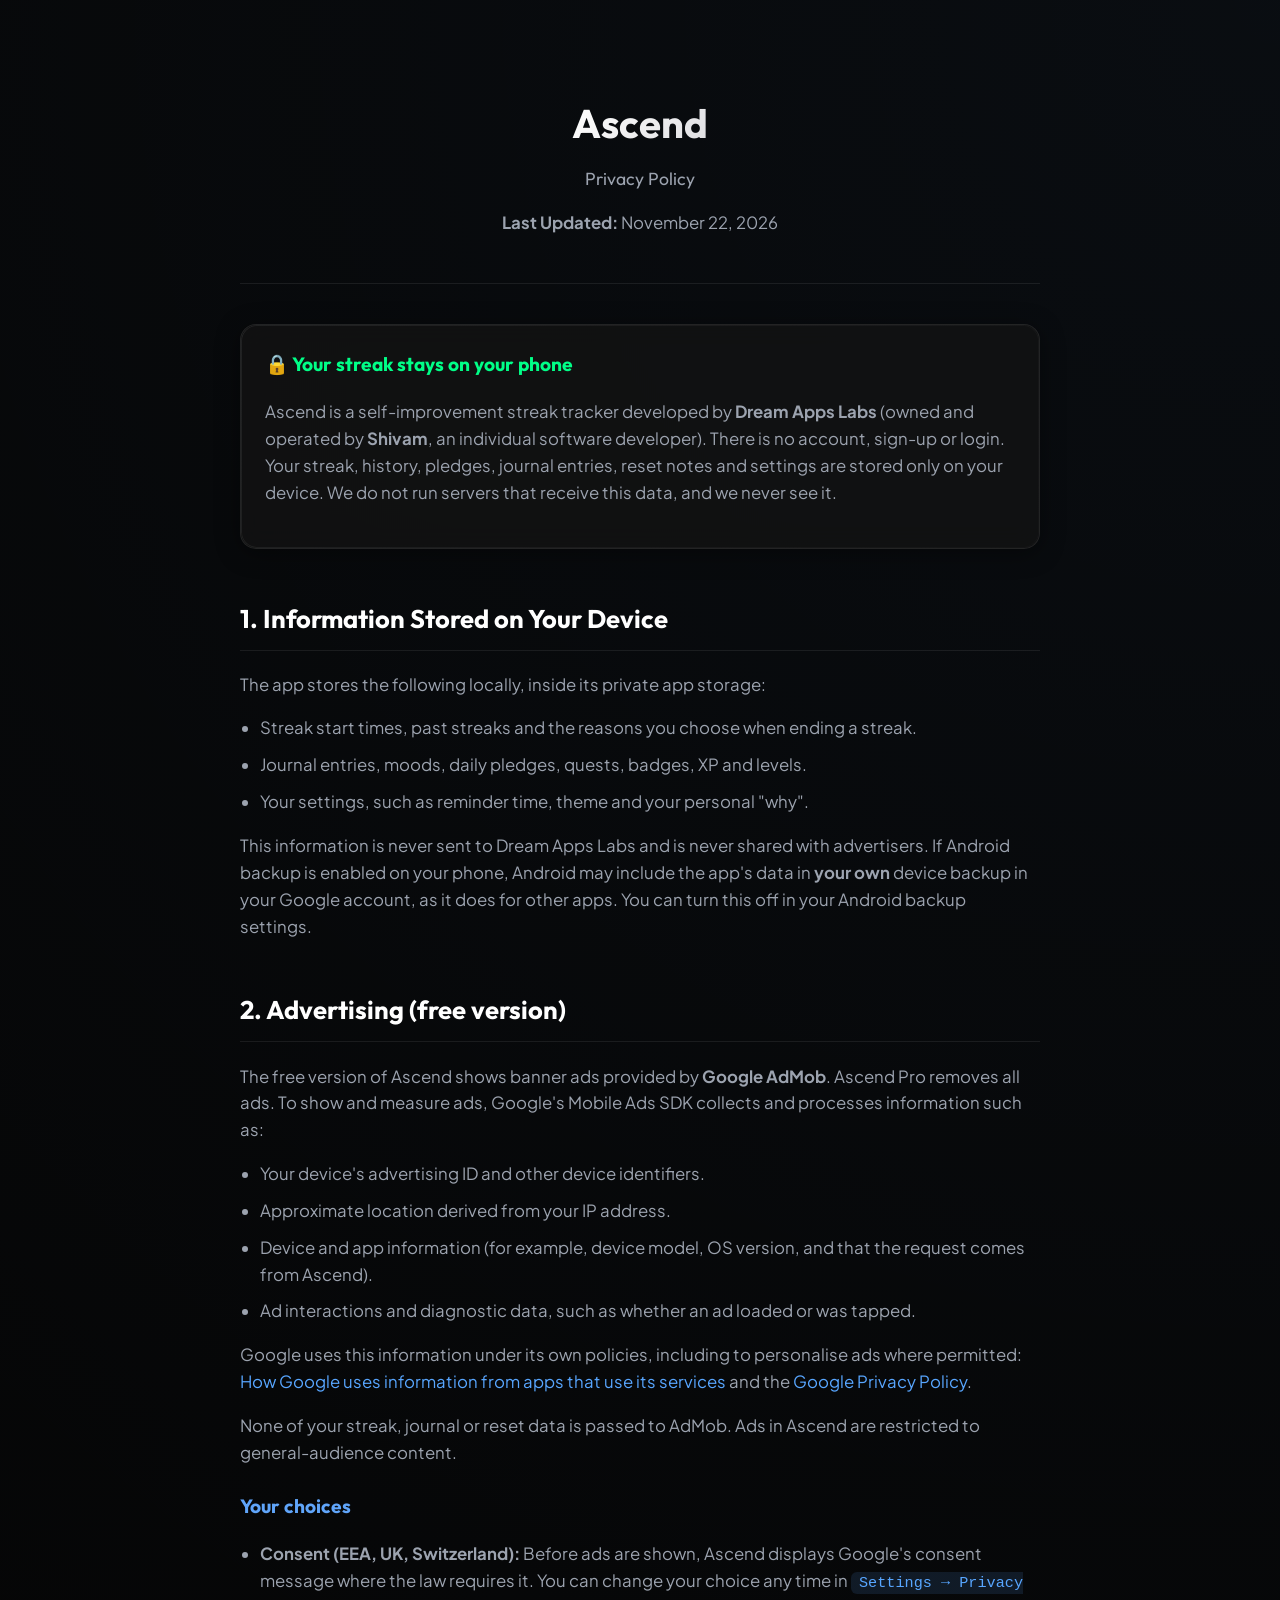
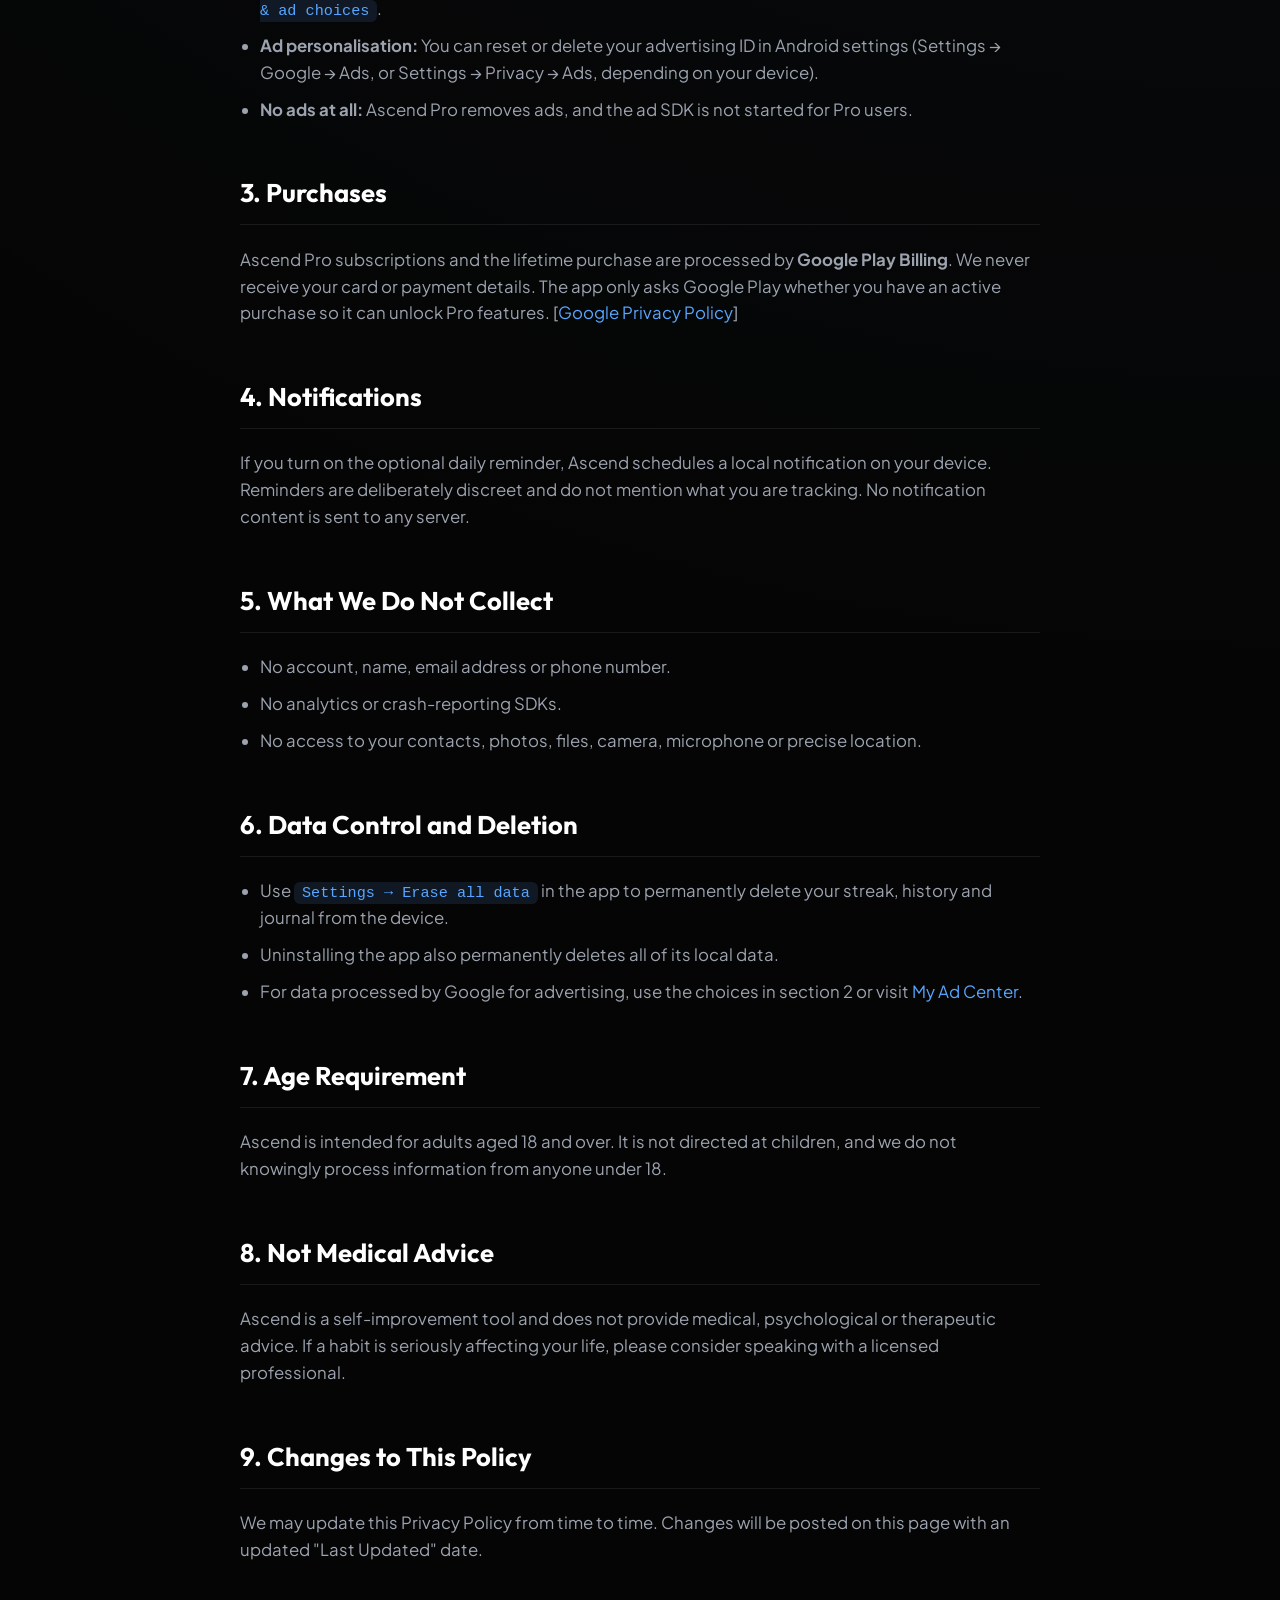
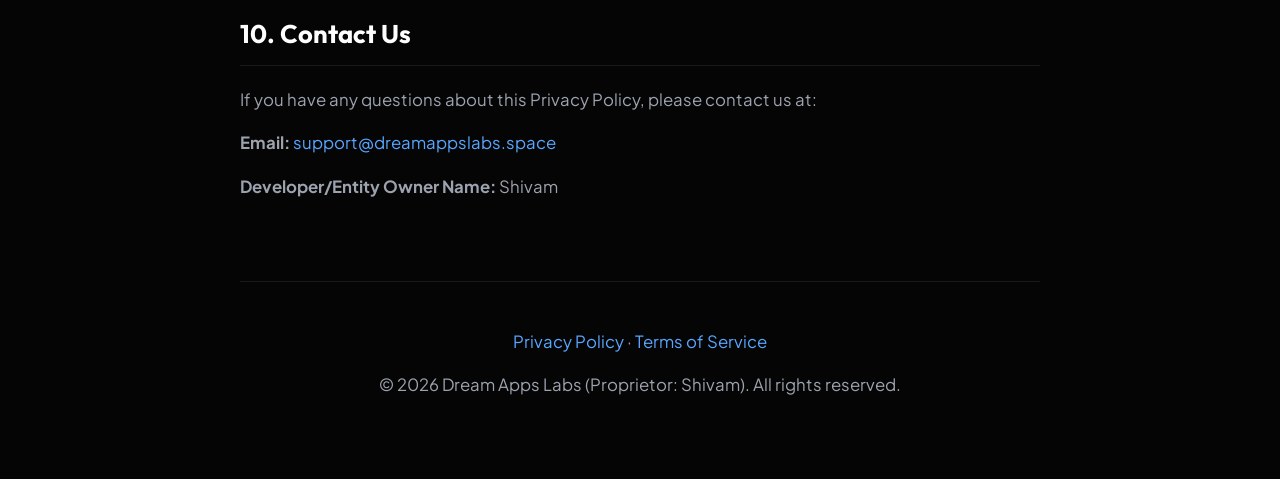
<file: docs/policy/ascend/privacy-policy.html>
<!DOCTYPE html>
<html lang="en">
<head>
    <meta charset="UTF-8">
    <meta name="viewport" content="width=device-width, initial-scale=1.0">
    <title>Privacy Policy - Ascend</title>
    <meta name="description" content="Privacy policy for Ascend, the private streak tracker by Dream Apps Labs.">
    <link rel="canonical" href="https://dreamappslabs.space/policy/ascend/privacy-policy.html">
    <!-- Outfit Google Font -->
    <link rel="preconnect" href="https://fonts.googleapis.com">
    <link rel="preconnect" href="https://fonts.gstatic.com" crossorigin>
    <link href="https://fonts.googleapis.com/css2?family=Outfit:wght@300;400;500;700&family=Plus+Jakarta+Sans:wght@300;400;600&display=swap" rel="stylesheet">
    
    <style>
        :root {
            --bg-color: #050505;
            --card-bg: rgba(20, 20, 20, 0.7);
            --text-primary: #f3f4f6;
            --text-secondary: #9ca3af;
            --accent: #58a6ff;
            --accent-glow: rgba(88, 166, 255, 0.12);
            --border-color: rgba(255, 255, 255, 0.08);
            --neon-blue: #60a5fa;
            --neon-green: #00ff87;
        }

        body {
            font-family: 'Plus Jakarta Sans', sans-serif;
            background-color: var(--bg-color);
            background-image: radial-gradient(circle at top right, rgba(96, 165, 250, 0.05), transparent 60%);
            color: var(--text-primary);
            line-height: 1.6;
            margin: 0;
            padding: 0;
        }

        .container {
            max-width: 800px;
            margin: 40px auto;
            padding: 24px;
        }

        header {
            text-align: center;
            border-bottom: 1px solid var(--border-color);
            padding-bottom: 30px;
            margin-bottom: 40px;
        }

        h1 {
            font-family: 'Outfit', sans-serif;
            color: #ffffff;
            margin-bottom: 10px;
            font-size: 2.5rem;
            font-weight: 700;
            background: linear-gradient(135deg, #ffffff 40%, #a1a1aa 100%);
            -webkit-background-clip: text;
            -webkit-text-fill-color: transparent;
        }

        .subtitle {
            color: var(--text-secondary);
            font-size: 1.1rem;
            font-family: 'Outfit', sans-serif;
        }

        h2 {
            font-family: 'Outfit', sans-serif;
            color: #ffffff;
            font-size: 1.6rem;
            border-bottom: 1px solid var(--border-color);
            padding-bottom: 10px;
            margin-top: 50px;
        }

        h3 {
            font-family: 'Outfit', sans-serif;
            color: var(--neon-blue);
            font-size: 1.2rem;
            margin-top: 25px;
        }

        p, ul, ol {
            color: var(--text-secondary);
            font-size: 1.05rem;
        }

        ul, ol {
            padding-left: 20px;
        }

        li {
            margin-bottom: 10px;
        }

        .card {
            background-color: var(--card-bg);
            border: 1px solid var(--border-color);
            border-radius: 16px;
            padding: 24px;
            margin: 30px 0;
            box-shadow: 0 4px 24px rgba(0, 0, 0, 0.4);
            backdrop-filter: blur(12px);
            position: relative;
        }

        .card::before {
            content: '';
            position: absolute;
            top: 0; left: 0; right: 0; bottom: 0;
            border-radius: 16px;
            padding: 1px;
            background: linear-gradient(135deg, rgba(255,255,255,0.08), rgba(255,255,255,0.02));
            -webkit-mask: linear-gradient(#fff 0 0) content-box, linear-gradient(#fff 0 0);
            -webkit-mask-composite: xor;
            mask-composite: exclude;
            pointer-events: none;
        }

        .card h3 {
            margin-top: 0;
            color: var(--neon-green);
        }

        .footer {
            text-align: center;
            margin-top: 80px;
            padding-top: 30px;
            border-top: 1px solid var(--border-color);
            color: var(--text-secondary);
            font-size: 0.95rem;
        }

        a {
            color: var(--accent);
            text-decoration: none;
            transition: color 0.2s ease;
        }

        a:hover {
            color: #ffffff;
            text-decoration: underline;
        }

        .highlight {
            background-color: var(--accent-glow);
            color: var(--accent);
            padding: 2px 8px;
            border-radius: 6px;
            font-family: monospace;
            font-size: 0.95rem;
        }
    </style>
</head>
<body>

<div class="container">
    <header>
        <h1>Ascend</h1>
        <div class="subtitle">Privacy Policy</div>
        <p><strong>Last Updated:</strong> November 22, 2026</p>
    </header>

    <div class="card">
        <h3>🔒 Your streak stays on your phone</h3>
        <p>Ascend is a self-improvement streak tracker developed by <strong>Dream Apps Labs</strong> (owned and operated by <strong>Shivam</strong>, an individual software developer). There is no account, sign-up or login. Your streak, history, pledges, journal entries, reset notes and settings are stored only on your device. We do not run servers that receive this data, and we never see it.</p>
    </div>

    <h2>1. Information Stored on Your Device</h2>
    <p>The app stores the following locally, inside its private app storage:</p>
    <ul>
        <li>Streak start times, past streaks and the reasons you choose when ending a streak.</li>
        <li>Journal entries, moods, daily pledges, quests, badges, XP and levels.</li>
        <li>Your settings, such as reminder time, theme and your personal "why".</li>
    </ul>
    <p>This information is never sent to Dream Apps Labs and is never shared with advertisers. If Android backup is enabled on your phone, Android may include the app's data in <strong>your own</strong> device backup in your Google account, as it does for other apps. You can turn this off in your Android backup settings.</p>

    <h2>2. Advertising (free version)</h2>
    <p>The free version of Ascend shows banner ads provided by <strong>Google AdMob</strong>. Ascend Pro removes all ads. To show and measure ads, Google's Mobile Ads SDK collects and processes information such as:</p>
    <ul>
        <li>Your device's advertising ID and other device identifiers.</li>
        <li>Approximate location derived from your IP address.</li>
        <li>Device and app information (for example, device model, OS version, and that the request comes from Ascend).</li>
        <li>Ad interactions and diagnostic data, such as whether an ad loaded or was tapped.</li>
    </ul>
    <p>Google uses this information under its own policies, including to personalise ads where permitted: <a href="https://policies.google.com/technologies/partner-sites" target="_blank" rel="noopener noreferrer">How Google uses information from apps that use its services</a> and the <a href="https://policies.google.com/privacy" target="_blank" rel="noopener noreferrer">Google Privacy Policy</a>.</p>
    <p>None of your streak, journal or reset data is passed to AdMob. Ads in Ascend are restricted to general-audience content.</p>

    <h3>Your choices</h3>
    <ul>
        <li><strong>Consent (EEA, UK, Switzerland):</strong> Before ads are shown, Ascend displays Google's consent message where the law requires it. You can change your choice any time in <span class="highlight">Settings → Privacy &amp; ad choices</span>.</li>
        <li><strong>Ad personalisation:</strong> You can reset or delete your advertising ID in Android settings (Settings → Google → Ads, or Settings → Privacy → Ads, depending on your device).</li>
        <li><strong>No ads at all:</strong> Ascend Pro removes ads, and the ad SDK is not started for Pro users.</li>
    </ul>

    <h2>3. Purchases</h2>
    <p>Ascend Pro subscriptions and the lifetime purchase are processed by <strong>Google Play Billing</strong>. We never receive your card or payment details. The app only asks Google Play whether you have an active purchase so it can unlock Pro features. [<a href="https://policies.google.com/privacy" target="_blank" rel="noopener noreferrer">Google Privacy Policy</a>]</p>

    <h2>4. Notifications</h2>
    <p>If you turn on the optional daily reminder, Ascend schedules a local notification on your device. Reminders are deliberately discreet and do not mention what you are tracking. No notification content is sent to any server.</p>

    <h2>5. What We Do Not Collect</h2>
    <ul>
        <li>No account, name, email address or phone number.</li>
        <li>No analytics or crash-reporting SDKs.</li>
        <li>No access to your contacts, photos, files, camera, microphone or precise location.</li>
    </ul>

    <h2>6. Data Control and Deletion</h2>
    <ul>
        <li>Use <span class="highlight">Settings → Erase all data</span> in the app to permanently delete your streak, history and journal from the device.</li>
        <li>Uninstalling the app also permanently deletes all of its local data.</li>
        <li>For data processed by Google for advertising, use the choices in section 2 or visit <a href="https://myadcenter.google.com" target="_blank" rel="noopener noreferrer">My Ad Center</a>.</li>
    </ul>

    <h2>7. Age Requirement</h2>
    <p>Ascend is intended for adults aged 18 and over. It is not directed at children, and we do not knowingly process information from anyone under 18.</p>

    <h2>8. Not Medical Advice</h2>
    <p>Ascend is a self-improvement tool and does not provide medical, psychological or therapeutic advice. If a habit is seriously affecting your life, please consider speaking with a licensed professional.</p>

    <h2>9. Changes to This Policy</h2>
    <p>We may update this Privacy Policy from time to time. Changes will be posted on this page with an updated "Last Updated" date.</p>

    <h2>10. Contact Us</h2>
    <p>If you have any questions about this Privacy Policy, please contact us at:</p>
    <p><strong>Email:</strong> <a href="mailto:support@dreamappslabs.space">support@dreamappslabs.space</a></p>
    <p><strong>Developer/Entity Owner Name:</strong> Shivam</p>

    <div class="footer">
        <p><a href="privacy-policy.html">Privacy Policy</a> · <a href="terms.html">Terms of Service</a></p>
        <p>&copy; 2026 Dream Apps Labs (Proprietor: Shivam). All rights reserved.</p>
    </div>
</div>

</body>
</html>
</file>
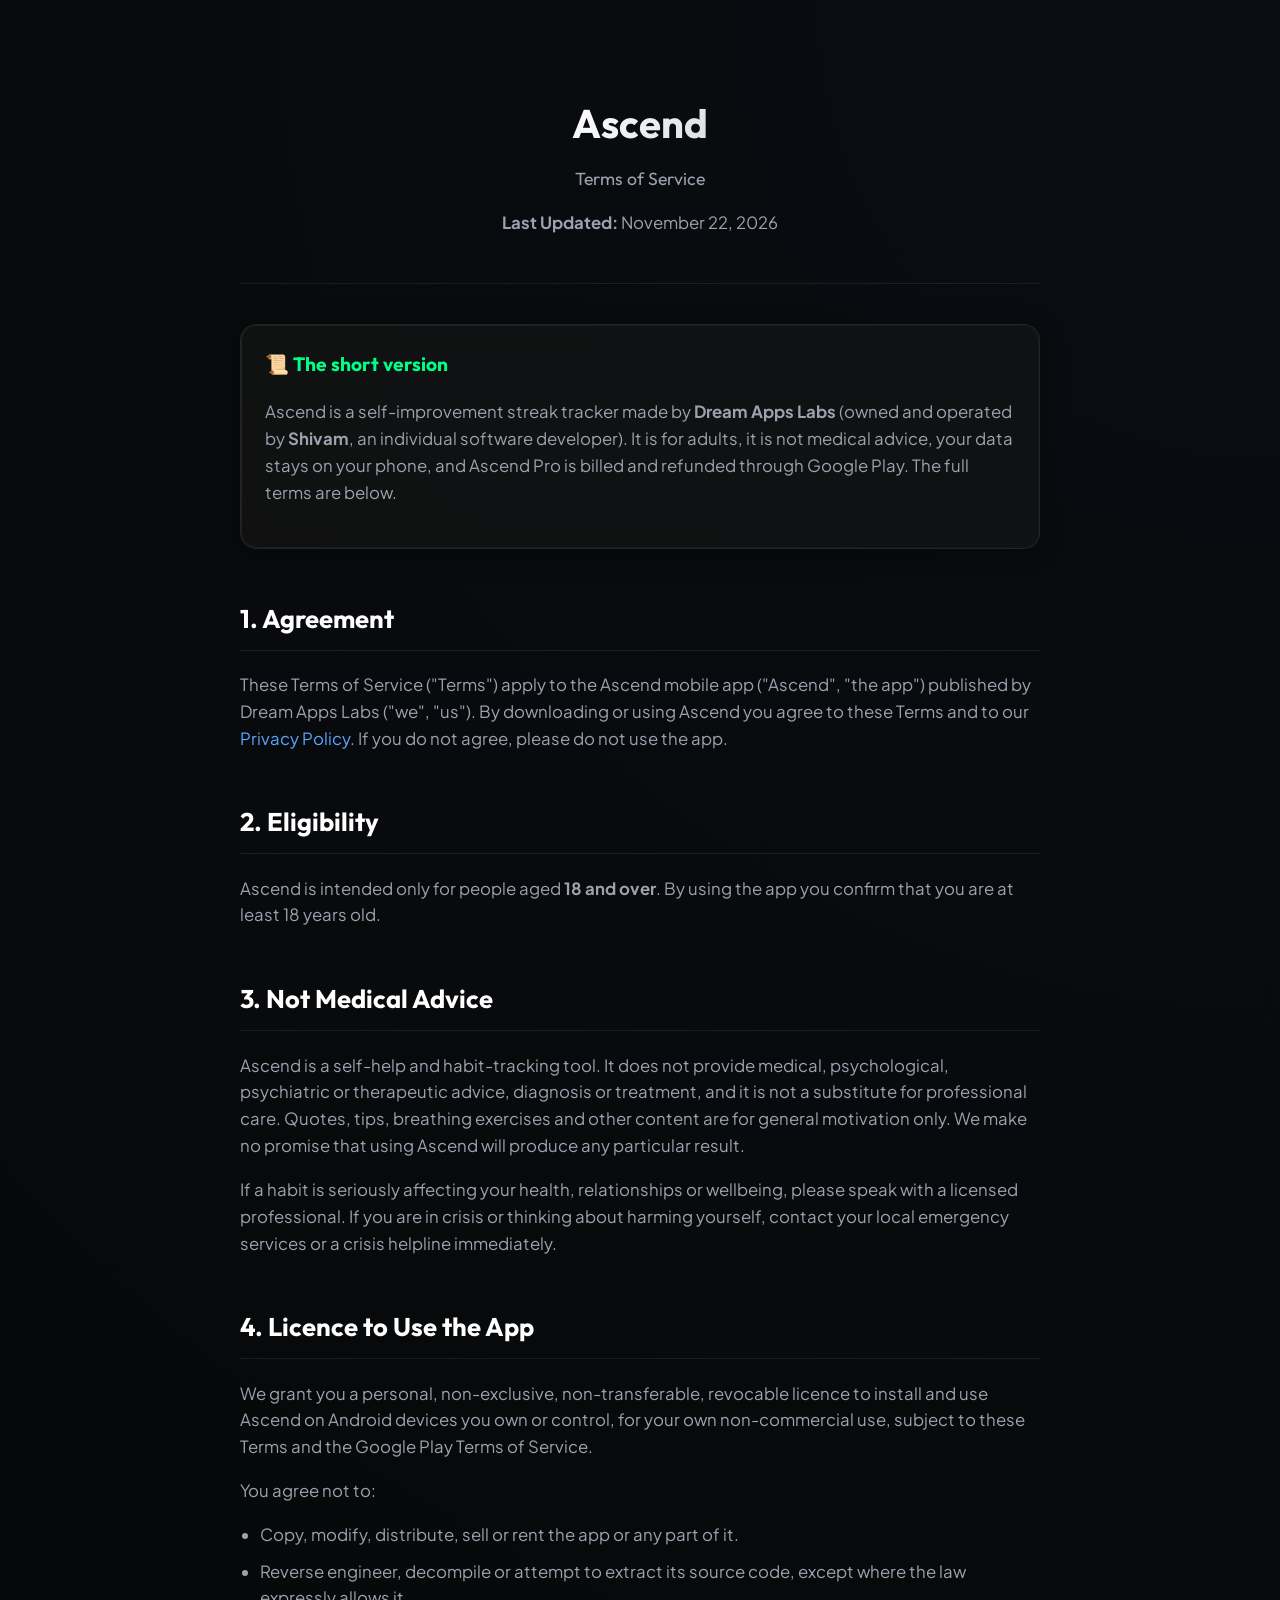
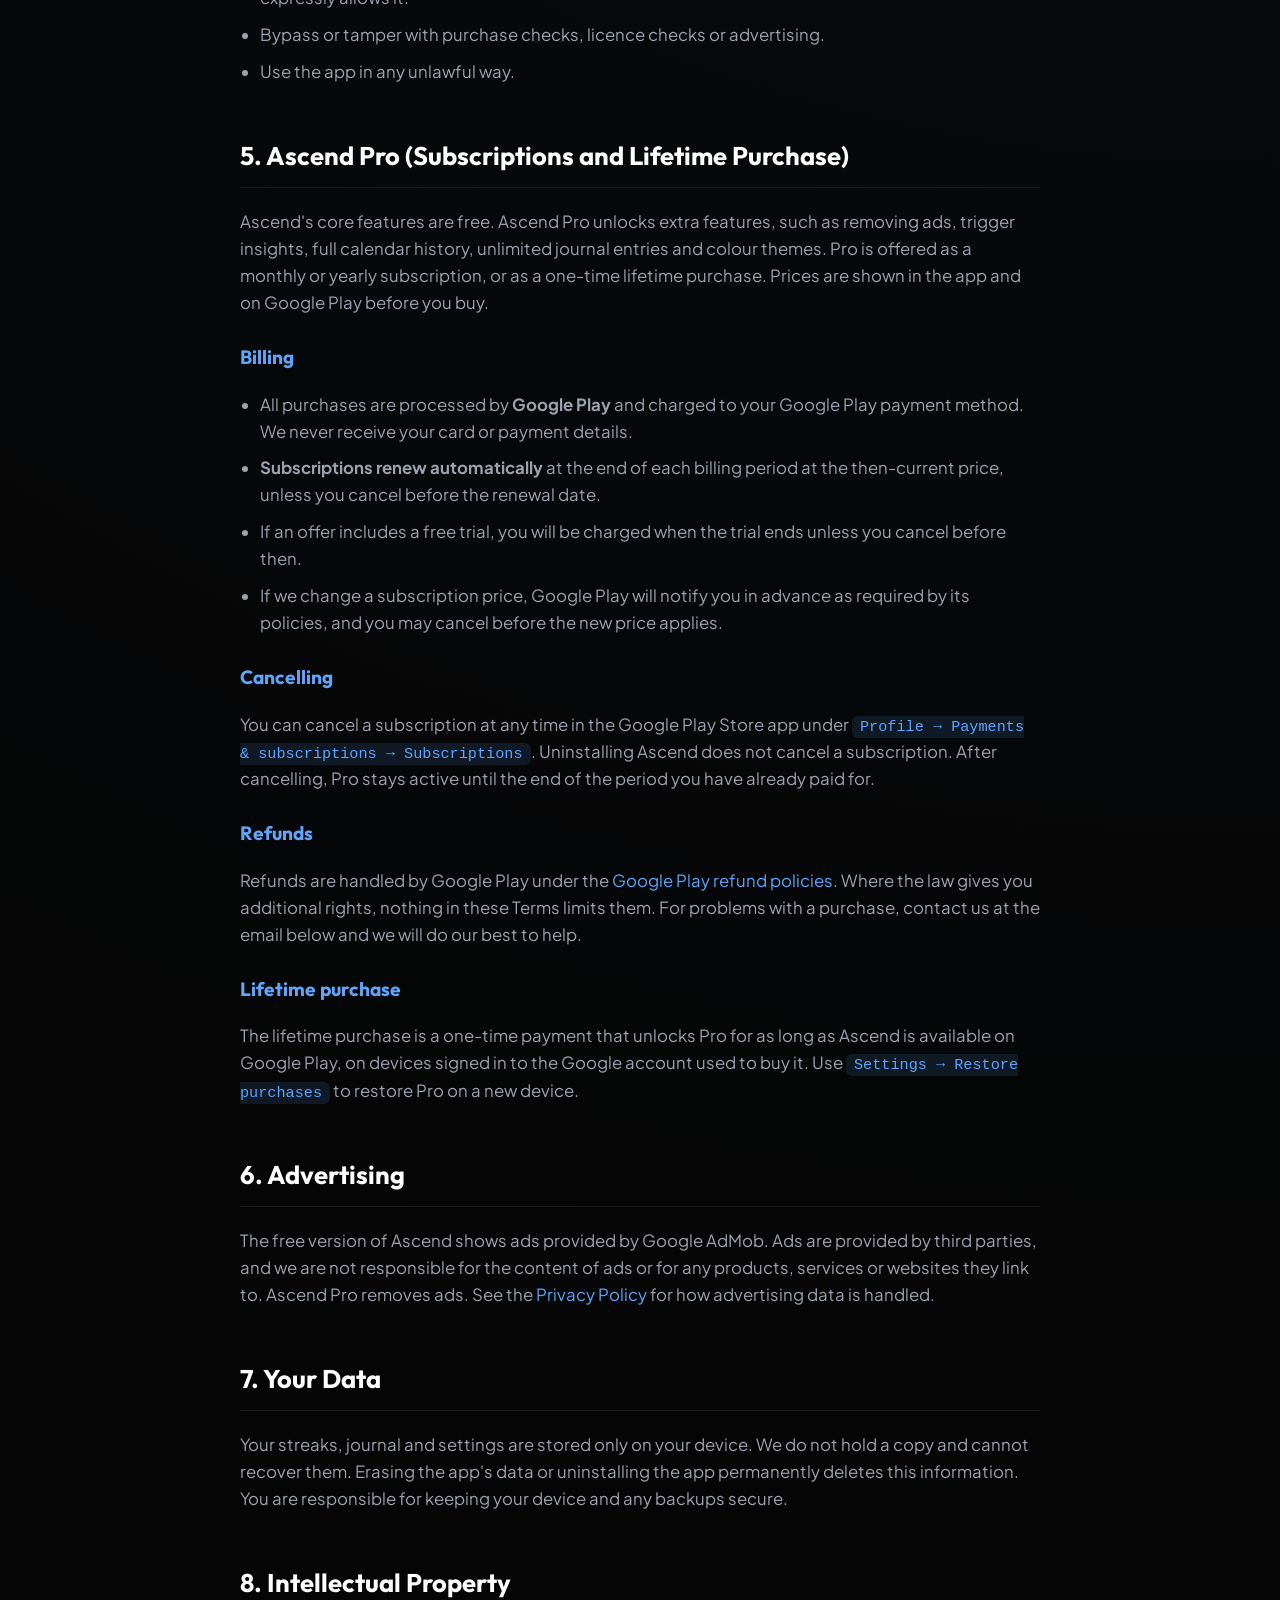
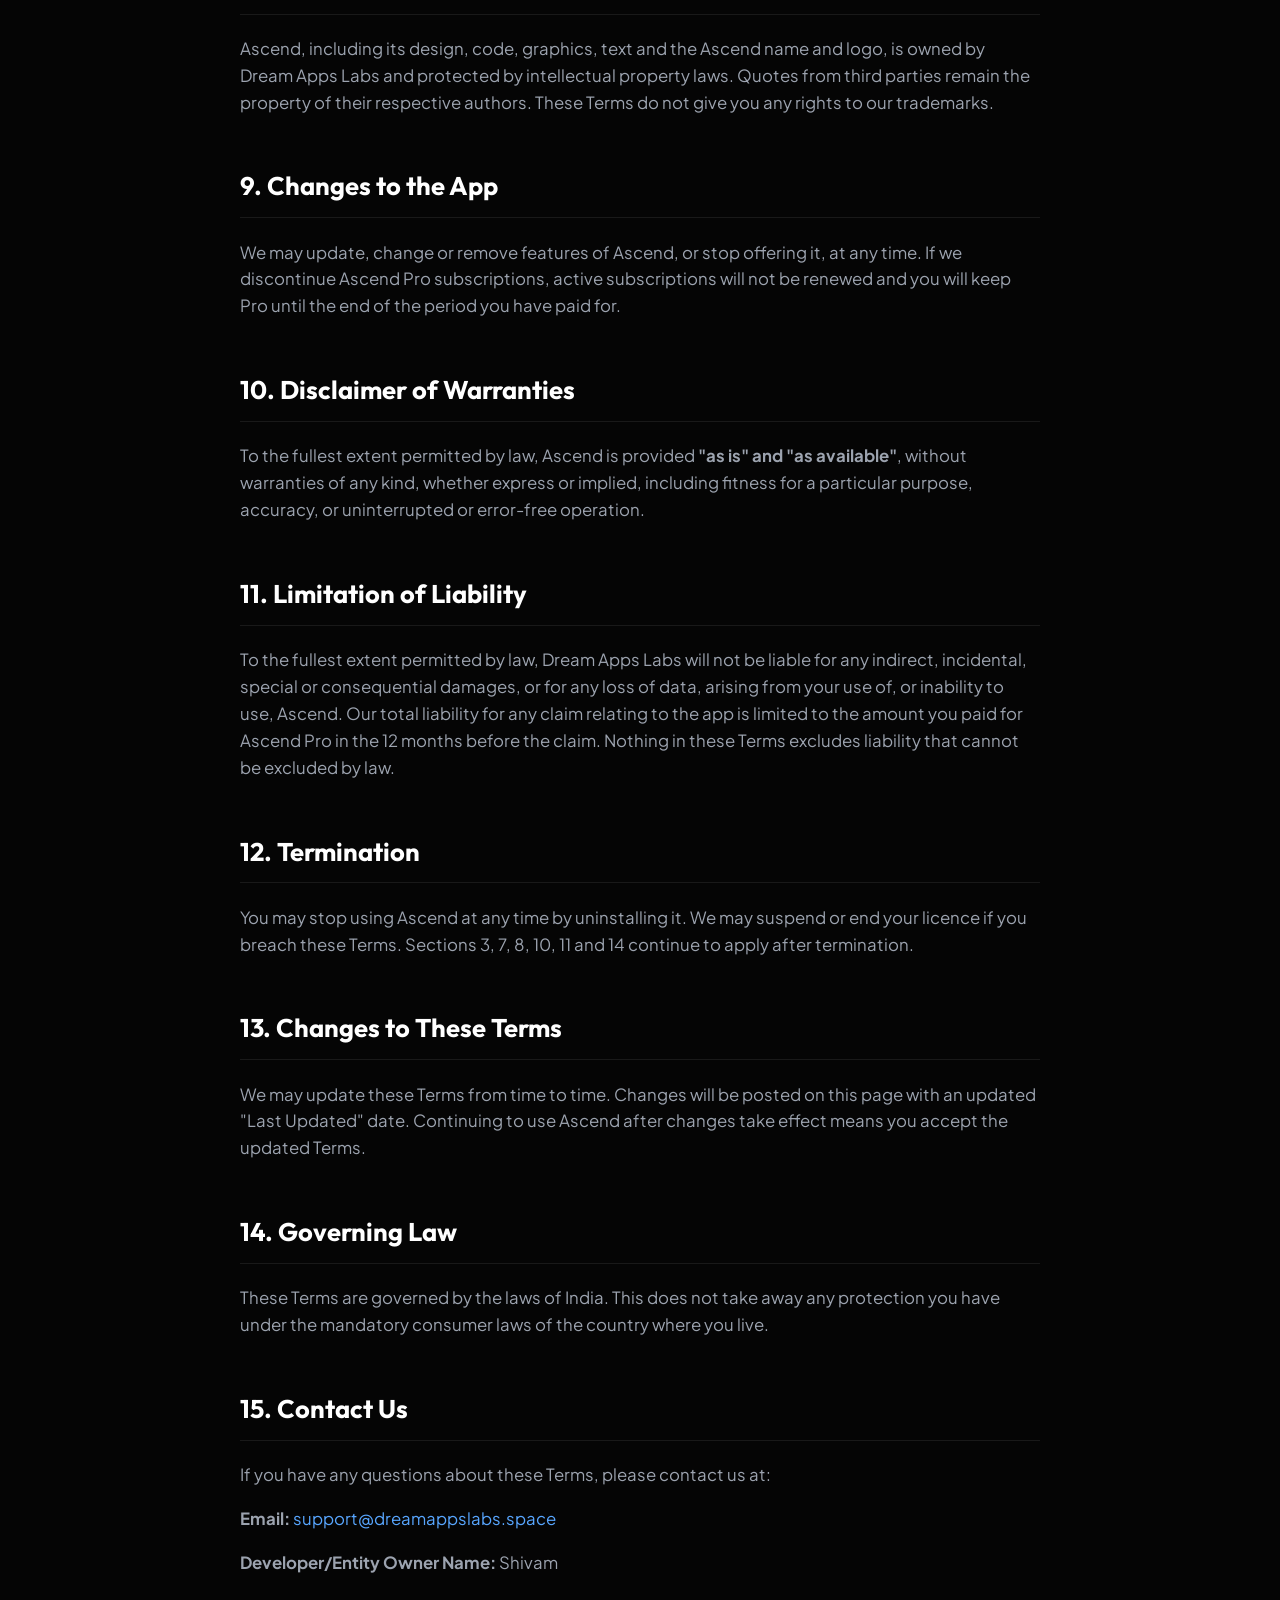
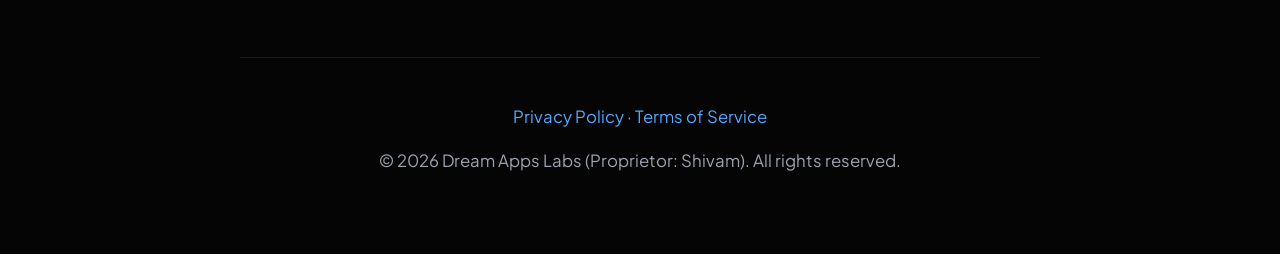
<file: docs/policy/ascend/terms.html>
<!DOCTYPE html>
<html lang="en">
<head>
    <meta charset="UTF-8">
    <meta name="viewport" content="width=device-width, initial-scale=1.0">
    <title>Terms of Service - Ascend</title>
    <meta name="description" content="Terms of Service for Ascend, the streak tracker by Dream Apps Labs, including Ascend Pro subscriptions.">
    <link rel="canonical" href="https://dreamappslabs.space/policy/ascend/terms.html">
    <!-- Outfit Google Font -->
    <link rel="preconnect" href="https://fonts.googleapis.com">
    <link rel="preconnect" href="https://fonts.gstatic.com" crossorigin>
    <link href="https://fonts.googleapis.com/css2?family=Outfit:wght@300;400;500;700&family=Plus+Jakarta+Sans:wght@300;400;600&display=swap" rel="stylesheet">
    
    <style>
        :root {
            --bg-color: #050505;
            --card-bg: rgba(20, 20, 20, 0.7);
            --text-primary: #f3f4f6;
            --text-secondary: #9ca3af;
            --accent: #58a6ff;
            --accent-glow: rgba(88, 166, 255, 0.12);
            --border-color: rgba(255, 255, 255, 0.08);
            --neon-blue: #60a5fa;
            --neon-green: #00ff87;
        }

        body {
            font-family: 'Plus Jakarta Sans', sans-serif;
            background-color: var(--bg-color);
            background-image: radial-gradient(circle at top right, rgba(96, 165, 250, 0.05), transparent 60%);
            color: var(--text-primary);
            line-height: 1.6;
            margin: 0;
            padding: 0;
        }

        .container {
            max-width: 800px;
            margin: 40px auto;
            padding: 24px;
        }

        header {
            text-align: center;
            border-bottom: 1px solid var(--border-color);
            padding-bottom: 30px;
            margin-bottom: 40px;
        }

        h1 {
            font-family: 'Outfit', sans-serif;
            color: #ffffff;
            margin-bottom: 10px;
            font-size: 2.5rem;
            font-weight: 700;
            background: linear-gradient(135deg, #ffffff 40%, #a1a1aa 100%);
            -webkit-background-clip: text;
            -webkit-text-fill-color: transparent;
        }

        .subtitle {
            color: var(--text-secondary);
            font-size: 1.1rem;
            font-family: 'Outfit', sans-serif;
        }

        h2 {
            font-family: 'Outfit', sans-serif;
            color: #ffffff;
            font-size: 1.6rem;
            border-bottom: 1px solid var(--border-color);
            padding-bottom: 10px;
            margin-top: 50px;
        }

        h3 {
            font-family: 'Outfit', sans-serif;
            color: var(--neon-blue);
            font-size: 1.2rem;
            margin-top: 25px;
        }

        p, ul, ol {
            color: var(--text-secondary);
            font-size: 1.05rem;
        }

        ul, ol {
            padding-left: 20px;
        }

        li {
            margin-bottom: 10px;
        }

        .card {
            background-color: var(--card-bg);
            border: 1px solid var(--border-color);
            border-radius: 16px;
            padding: 24px;
            margin: 30px 0;
            box-shadow: 0 4px 24px rgba(0, 0, 0, 0.4);
            backdrop-filter: blur(12px);
            position: relative;
        }

        .card::before {
            content: '';
            position: absolute;
            top: 0; left: 0; right: 0; bottom: 0;
            border-radius: 16px;
            padding: 1px;
            background: linear-gradient(135deg, rgba(255,255,255,0.08), rgba(255,255,255,0.02));
            -webkit-mask: linear-gradient(#fff 0 0) content-box, linear-gradient(#fff 0 0);
            -webkit-mask-composite: xor;
            mask-composite: exclude;
            pointer-events: none;
        }

        .card h3 {
            margin-top: 0;
            color: var(--neon-green);
        }

        .footer {
            text-align: center;
            margin-top: 80px;
            padding-top: 30px;
            border-top: 1px solid var(--border-color);
            color: var(--text-secondary);
            font-size: 0.95rem;
        }

        a {
            color: var(--accent);
            text-decoration: none;
            transition: color 0.2s ease;
        }

        a:hover {
            color: #ffffff;
            text-decoration: underline;
        }

        .highlight {
            background-color: var(--accent-glow);
            color: var(--accent);
            padding: 2px 8px;
            border-radius: 6px;
            font-family: monospace;
            font-size: 0.95rem;
        }
    </style>
</head>
<body>

<div class="container">
    <header>
        <h1>Ascend</h1>
        <div class="subtitle">Terms of Service</div>
        <p><strong>Last Updated:</strong> November 22, 2026</p>
    </header>

    <div class="card">
        <h3>📜 The short version</h3>
        <p>Ascend is a self-improvement streak tracker made by <strong>Dream Apps Labs</strong> (owned and operated by <strong>Shivam</strong>, an individual software developer). It is for adults, it is not medical advice, your data stays on your phone, and Ascend Pro is billed and refunded through Google Play. The full terms are below.</p>
    </div>

    <h2>1. Agreement</h2>
    <p>These Terms of Service ("Terms") apply to the Ascend mobile app ("Ascend", "the app") published by Dream Apps Labs ("we", "us"). By downloading or using Ascend you agree to these Terms and to our <a href="privacy-policy.html">Privacy Policy</a>. If you do not agree, please do not use the app.</p>

    <h2>2. Eligibility</h2>
    <p>Ascend is intended only for people aged <strong>18 and over</strong>. By using the app you confirm that you are at least 18 years old.</p>

    <h2>3. Not Medical Advice</h2>
    <p>Ascend is a self-help and habit-tracking tool. It does not provide medical, psychological, psychiatric or therapeutic advice, diagnosis or treatment, and it is not a substitute for professional care. Quotes, tips, breathing exercises and other content are for general motivation only. We make no promise that using Ascend will produce any particular result.</p>
    <p>If a habit is seriously affecting your health, relationships or wellbeing, please speak with a licensed professional. If you are in crisis or thinking about harming yourself, contact your local emergency services or a crisis helpline immediately.</p>

    <h2>4. Licence to Use the App</h2>
    <p>We grant you a personal, non-exclusive, non-transferable, revocable licence to install and use Ascend on Android devices you own or control, for your own non-commercial use, subject to these Terms and the Google Play Terms of Service.</p>
    <p>You agree not to:</p>
    <ul>
        <li>Copy, modify, distribute, sell or rent the app or any part of it.</li>
        <li>Reverse engineer, decompile or attempt to extract its source code, except where the law expressly allows it.</li>
        <li>Bypass or tamper with purchase checks, licence checks or advertising.</li>
        <li>Use the app in any unlawful way.</li>
    </ul>

    <h2>5. Ascend Pro (Subscriptions and Lifetime Purchase)</h2>
    <p>Ascend's core features are free. Ascend Pro unlocks extra features, such as removing ads, trigger insights, full calendar history, unlimited journal entries and colour themes. Pro is offered as a monthly or yearly subscription, or as a one-time lifetime purchase. Prices are shown in the app and on Google Play before you buy.</p>
    <h3>Billing</h3>
    <ul>
        <li>All purchases are processed by <strong>Google Play</strong> and charged to your Google Play payment method. We never receive your card or payment details.</li>
        <li><strong>Subscriptions renew automatically</strong> at the end of each billing period at the then-current price, unless you cancel before the renewal date.</li>
        <li>If an offer includes a free trial, you will be charged when the trial ends unless you cancel before then.</li>
        <li>If we change a subscription price, Google Play will notify you in advance as required by its policies, and you may cancel before the new price applies.</li>
    </ul>
    <h3>Cancelling</h3>
    <p>You can cancel a subscription at any time in the Google Play Store app under <span class="highlight">Profile → Payments &amp; subscriptions → Subscriptions</span>. Uninstalling Ascend does not cancel a subscription. After cancelling, Pro stays active until the end of the period you have already paid for.</p>
    <h3>Refunds</h3>
    <p>Refunds are handled by Google Play under the <a href="https://support.google.com/googleplay/answer/2479637" target="_blank" rel="noopener noreferrer">Google Play refund policies</a>. Where the law gives you additional rights, nothing in these Terms limits them. For problems with a purchase, contact us at the email below and we will do our best to help.</p>
    <h3>Lifetime purchase</h3>
    <p>The lifetime purchase is a one-time payment that unlocks Pro for as long as Ascend is available on Google Play, on devices signed in to the Google account used to buy it. Use <span class="highlight">Settings → Restore purchases</span> to restore Pro on a new device.</p>

    <h2>6. Advertising</h2>
    <p>The free version of Ascend shows ads provided by Google AdMob. Ads are provided by third parties, and we are not responsible for the content of ads or for any products, services or websites they link to. Ascend Pro removes ads. See the <a href="privacy-policy.html">Privacy Policy</a> for how advertising data is handled.</p>

    <h2>7. Your Data</h2>
    <p>Your streaks, journal and settings are stored only on your device. We do not hold a copy and cannot recover them. Erasing the app's data or uninstalling the app permanently deletes this information. You are responsible for keeping your device and any backups secure.</p>

    <h2>8. Intellectual Property</h2>
    <p>Ascend, including its design, code, graphics, text and the Ascend name and logo, is owned by Dream Apps Labs and protected by intellectual property laws. Quotes from third parties remain the property of their respective authors. These Terms do not give you any rights to our trademarks.</p>

    <h2>9. Changes to the App</h2>
    <p>We may update, change or remove features of Ascend, or stop offering it, at any time. If we discontinue Ascend Pro subscriptions, active subscriptions will not be renewed and you will keep Pro until the end of the period you have paid for.</p>

    <h2>10. Disclaimer of Warranties</h2>
    <p>To the fullest extent permitted by law, Ascend is provided <strong>"as is" and "as available"</strong>, without warranties of any kind, whether express or implied, including fitness for a particular purpose, accuracy, or uninterrupted or error-free operation.</p>

    <h2>11. Limitation of Liability</h2>
    <p>To the fullest extent permitted by law, Dream Apps Labs will not be liable for any indirect, incidental, special or consequential damages, or for any loss of data, arising from your use of, or inability to use, Ascend. Our total liability for any claim relating to the app is limited to the amount you paid for Ascend Pro in the 12 months before the claim. Nothing in these Terms excludes liability that cannot be excluded by law.</p>

    <h2>12. Termination</h2>
    <p>You may stop using Ascend at any time by uninstalling it. We may suspend or end your licence if you breach these Terms. Sections 3, 7, 8, 10, 11 and 14 continue to apply after termination.</p>

    <h2>13. Changes to These Terms</h2>
    <p>We may update these Terms from time to time. Changes will be posted on this page with an updated "Last Updated" date. Continuing to use Ascend after changes take effect means you accept the updated Terms.</p>

    <h2>14. Governing Law</h2>
    <p>These Terms are governed by the laws of India. This does not take away any protection you have under the mandatory consumer laws of the country where you live.</p>

    <h2>15. Contact Us</h2>
    <p>If you have any questions about these Terms, please contact us at:</p>
    <p><strong>Email:</strong> <a href="mailto:support@dreamappslabs.space">support@dreamappslabs.space</a></p>
    <p><strong>Developer/Entity Owner Name:</strong> Shivam</p>

    <div class="footer">
        <p><a href="privacy-policy.html">Privacy Policy</a> · <a href="terms.html">Terms of Service</a></p>
        <p>&copy; 2026 Dream Apps Labs (Proprietor: Shivam). All rights reserved.</p>
    </div>
</div>

</body>
</html>
</file>
<file: docs/assets/blog.css>
/* ==========================================================================
   Dream Apps Labs — Luxury Tech Blog & Article Styling
   Theme: True OLED Black, Glassmorphism, Neon Accents, JetBrains Mono
   ========================================================================== */

:root {
    --bg-color: #030712;
    --bg-surface: rgba(15, 23, 42, 0.65);
    --bg-surface-elevated: rgba(30, 41, 59, 0.75);
    --bg-surface-hover: rgba(30, 41, 59, 0.9);
    --grid-color: rgba(255, 255, 255, 0.035);
    --text-primary: #f8fafc;
    --text-secondary: #94a3b8;
    --text-muted: #64748b;
    --accent-green: #10b981;
    --accent-emerald: #00ff87;
    --accent-blue: #38bdf8;
    --accent-purple: #818cf8;
    --accent-amber: #fbbf24;
    --accent-rose: #f43f5e;
    --card-border: rgba(255, 255, 255, 0.08);
    --card-border-glow: rgba(56, 189, 248, 0.3);
    --glow-color: rgba(56, 189, 248, 0.15);
}

* {
    box-sizing: border-box;
    margin: 0;
    padding: 0;
}

html {
    scroll-behavior: smooth;
}

body {
    font-family: 'Plus Jakarta Sans', -apple-system, BlinkMacSystemFont, 'Segoe UI', Roboto, sans-serif;
    background-color: var(--bg-color);
    background-image: 
        radial-gradient(circle at 50% 0%, rgba(56, 189, 248, 0.08) 0%, transparent 60%),
        linear-gradient(to right, var(--grid-color) 1px, transparent 1px),
        linear-gradient(to bottom, var(--grid-color) 1px, transparent 1px);
    background-size: 100% 100%, 48px 48px, 48px 48px;
    color: var(--text-primary);
    min-height: 100vh;
    line-height: 1.7;
    overflow-x: hidden;
}

/* Ambient Background Light Orbs */
.ambient-glow-1 {
    position: absolute;
    top: -150px;
    right: -100px;
    width: 600px;
    height: 600px;
    border-radius: 50%;
    background: radial-gradient(circle, rgba(56, 189, 248, 0.12) 0%, transparent 70%);
    z-index: -1;
    filter: blur(100px);
    pointer-events: none;
}

.ambient-glow-2 {
    position: absolute;
    top: 800px;
    left: -150px;
    width: 650px;
    height: 650px;
    border-radius: 50%;
    background: radial-gradient(circle, rgba(0, 255, 135, 0.08) 0%, transparent 70%);
    z-index: -1;
    filter: blur(100px);
    pointer-events: none;
}

.container {
    max-width: 1180px;
    margin: 0 auto;
    padding: 24px;
    position: relative;
}

.article-container {
    max-width: 880px;
    margin: 0 auto;
    padding: 24px 20px;
    position: relative;
}

/* Navigation Bar */
header.site-header {
    display: flex;
    justify-content: space-between;
    align-items: center;
    padding: 16px 24px;
    margin-bottom: 40px;
    background: rgba(15, 23, 42, 0.8);
    backdrop-filter: blur(16px);
    border: 1px solid var(--card-border);
    border-radius: 100px;
    position: sticky;
    top: 20px;
    z-index: 100;
    box-shadow: 0 8px 32px 0 rgba(0, 0, 0, 0.4);
}

.brand-container {
    display: flex;
    align-items: center;
    gap: 12px;
    text-decoration: none;
}

.brand-icon {
    width: 36px;
    height: 36px;
    border-radius: 10px;
    background: linear-gradient(135deg, #00ff87 0%, #38bdf8 100%);
    display: flex;
    align-items: center;
    justify-content: center;
    color: #030712;
    font-size: 1.1rem;
    font-weight: 800;
    box-shadow: 0 0 16px rgba(0, 255, 135, 0.35);
}

.logo {
    font-family: 'Outfit', sans-serif;
    font-size: 1.35rem;
    font-weight: 800;
    letter-spacing: -0.5px;
    color: #ffffff;
}

.logo span {
    background: linear-gradient(135deg, var(--accent-emerald) 0%, var(--accent-blue) 100%);
    -webkit-background-clip: text;
    -webkit-text-fill-color: transparent;
}

.nav-links {
    display: flex;
    align-items: center;
    gap: 24px;
}

.nav-links a {
    color: var(--text-secondary);
    text-decoration: none;
    font-size: 0.95rem;
    font-weight: 500;
    transition: color 0.2s ease;
}

.nav-links a:hover,
.nav-links a.active {
    color: var(--text-primary);
}

.nav-links a.active {
    color: var(--accent-blue);
    font-weight: 600;
}

.header-btn {
    display: inline-flex;
    align-items: center;
    gap: 8px;
    background: rgba(255, 255, 255, 0.08);
    color: var(--text-primary);
    border: 1px solid var(--card-border);
    padding: 8px 18px;
    border-radius: 100px;
    font-size: 0.88rem;
    font-weight: 600;
    text-decoration: none;
    transition: all 0.2s ease;
}

.header-btn:hover {
    background: rgba(255, 255, 255, 0.16);
    border-color: rgba(255, 255, 255, 0.25);
    transform: translateY(-1px);
}

/* Breadcrumbs */
.breadcrumbs {
    display: flex;
    align-items: center;
    gap: 8px;
    font-size: 0.85rem;
    color: var(--text-muted);
    margin-bottom: 24px;
    flex-wrap: wrap;
}

.breadcrumbs a {
    color: var(--text-secondary);
    text-decoration: none;
    transition: color 0.2s;
}

.breadcrumbs a:hover {
    color: var(--accent-blue);
}

.breadcrumbs .separator {
    color: var(--text-muted);
}

/* Category & Status Pills */
.pill {
    display: inline-flex;
    align-items: center;
    gap: 6px;
    font-family: 'JetBrains Mono', monospace;
    font-size: 0.75rem;
    font-weight: 600;
    padding: 4px 12px;
    border-radius: 100px;
    letter-spacing: 0.3px;
    text-transform: uppercase;
}

.pill-emerald {
    background: rgba(0, 255, 135, 0.1);
    color: var(--accent-emerald);
    border: 1px solid rgba(0, 255, 135, 0.25);
}

.pill-blue {
    background: rgba(56, 189, 248, 0.1);
    color: var(--accent-blue);
    border: 1px solid rgba(56, 189, 248, 0.25);
}

.pill-purple {
    background: rgba(129, 140, 248, 0.1);
    color: var(--accent-purple);
    border: 1px solid rgba(129, 140, 248, 0.25);
}

.pill-amber {
    background: rgba(251, 191, 36, 0.1);
    color: var(--accent-amber);
    border: 1px solid rgba(251, 191, 36, 0.25);
}

/* Blog Article Header */
.article-header {
    display: block !important;
    position: static !important;
    background: transparent !important;
    border: none !important;
    border-radius: 0 !important;
    box-shadow: none !important;
    padding: 0 !important;
    margin-bottom: 36px;
    width: 100%;
}

.article-meta-top {
    display: flex;
    align-items: center;
    gap: 12px;
    margin-bottom: 18px;
    flex-wrap: wrap;
}

.article-title {
    font-family: 'Outfit', sans-serif;
    font-size: 2.75rem;
    font-weight: 800;
    line-height: 1.2;
    letter-spacing: -0.75px;
    color: #ffffff;
    margin-bottom: 20px;
}

.article-title span {
    background: linear-gradient(135deg, var(--accent-emerald) 0%, var(--accent-blue) 100%);
    -webkit-background-clip: text;
    -webkit-text-fill-color: transparent;
}

.article-lead {
    font-size: 1.25rem;
    color: var(--text-secondary);
    line-height: 1.6;
    margin-bottom: 28px;
}

.author-bar {
    display: flex;
    align-items: center;
    justify-content: space-between;
    padding: 16px 20px;
    background: var(--bg-surface);
    border: 1px solid var(--card-border);
    border-radius: 16px;
    flex-wrap: wrap;
    gap: 16px;
}

.author-info {
    display: flex;
    align-items: center;
    gap: 12px;
}

.author-avatar {
    width: 44px;
    height: 44px;
    border-radius: 50%;
    background: linear-gradient(135deg, #10b981 0%, #38bdf8 100%);
    display: flex;
    align-items: center;
    justify-content: center;
    font-family: 'Outfit', sans-serif;
    font-weight: 700;
    font-size: 1.1rem;
    color: #030712;
}

.author-meta h4 {
    font-size: 0.95rem;
    font-weight: 700;
    color: var(--text-primary);
}

.author-meta p {
    font-size: 0.8rem;
    color: var(--text-muted);
}

.article-stats {
    display: flex;
    align-items: center;
    gap: 20px;
    font-size: 0.85rem;
    color: var(--text-secondary);
}

.article-stats span {
    display: flex;
    align-items: center;
    gap: 6px;
}

/* Feature Image */
.article-featured-image {
    width: 100%;
    border-radius: 20px;
    border: 1px solid var(--card-border);
    overflow: hidden;
    margin-bottom: 40px;
    box-shadow: 0 20px 50px rgba(0, 0, 0, 0.6);
    background: rgba(15, 23, 42, 0.4);
}

.article-featured-image img {
    width: 100%;
    height: auto;
    display: block;
    object-fit: cover;
}

/* Table of Contents */
.toc-box {
    background: linear-gradient(135deg, rgba(15, 23, 42, 0.9) 0%, rgba(30, 41, 59, 0.5) 100%);
    border: 1px solid var(--card-border-glow);
    border-radius: 16px;
    padding: 24px;
    margin-bottom: 40px;
}

.toc-title {
    font-family: 'Outfit', sans-serif;
    font-size: 1.1rem;
    font-weight: 700;
    color: var(--accent-blue);
    display: flex;
    align-items: center;
    gap: 8px;
    margin-bottom: 14px;
}

.toc-list {
    list-style: none;
    display: flex;
    flex-direction: column;
    gap: 8px;
}

.toc-list li a {
    color: var(--text-secondary);
    text-decoration: none;
    font-size: 0.92rem;
    transition: all 0.2s ease;
    display: inline-flex;
    align-items: center;
    gap: 8px;
}

.toc-list li a:hover {
    color: var(--accent-emerald);
    transform: translateX(4px);
}

/* Article Content Typography */
.article-content {
    font-size: 1.08rem;
    color: #e2e8f0;
    line-height: 1.85;
}

.article-content p {
    margin-bottom: 24px;
}

.article-content h2 {
    font-family: 'Outfit', sans-serif;
    font-size: 1.95rem;
    font-weight: 700;
    color: #ffffff;
    margin-top: 48px;
    margin-bottom: 18px;
    letter-spacing: -0.5px;
    position: relative;
    padding-bottom: 8px;
    border-bottom: 1px solid rgba(255, 255, 255, 0.08);
}

.article-content h3 {
    font-family: 'Outfit', sans-serif;
    font-size: 1.45rem;
    font-weight: 600;
    color: #f1f5f9;
    margin-top: 36px;
    margin-bottom: 14px;
}

.article-content ul,
.article-content ol {
    margin-bottom: 24px;
    padding-left: 24px;
}

.article-content li {
    margin-bottom: 10px;
    color: #cbd5e1;
}

.article-content strong {
    color: #ffffff;
    font-weight: 600;
}

.article-content a {
    color: var(--accent-blue);
    text-decoration: underline;
    text-underline-offset: 3px;
    transition: color 0.2s;
}

.article-content a:hover {
    color: var(--accent-emerald);
}

/* Callout Box */
.callout {
    background: rgba(15, 23, 42, 0.85);
    border-radius: 16px;
    padding: 22px 24px;
    margin: 32px 0;
    border-left: 4px solid var(--accent-emerald);
    border-top: 1px solid var(--card-border);
    border-right: 1px solid var(--card-border);
    border-bottom: 1px solid var(--card-border);
}

.callout-title {
    font-family: 'Outfit', sans-serif;
    font-weight: 700;
    font-size: 1.05rem;
    display: flex;
    align-items: center;
    gap: 8px;
    margin-bottom: 10px;
}

.callout-emerald {
    border-left-color: var(--accent-emerald);
}
.callout-emerald .callout-title {
    color: var(--accent-emerald);
}

.callout-blue {
    border-left-color: var(--accent-blue);
}
.callout-blue .callout-title {
    color: var(--accent-blue);
}

.callout-amber {
    border-left-color: var(--accent-amber);
}
.callout-amber .callout-title {
    color: var(--accent-amber);
}

.callout p:last-child {
    margin-bottom: 0;
}

/* Code Snippet / Terminal Style */
pre.code-block {
    background: #090d16;
    border: 1px solid var(--card-border);
    border-radius: 14px;
    padding: 20px;
    margin: 28px 0;
    overflow-x: auto;
    font-family: 'JetBrains Mono', monospace;
    font-size: 0.9rem;
    line-height: 1.6;
    color: #38bdf8;
    box-shadow: inset 0 2px 8px rgba(0, 0, 0, 0.4);
}

code.inline-code {
    font-family: 'JetBrains Mono', monospace;
    background: rgba(56, 189, 248, 0.12);
    color: var(--accent-blue);
    padding: 2px 6px;
    border-radius: 6px;
    font-size: 0.88em;
}

/* Comparison Table */
.table-wrapper {
    overflow-x: auto;
    margin: 36px 0;
    border: 1px solid var(--card-border);
    border-radius: 16px;
    background: rgba(15, 23, 42, 0.6);
}

.comparison-table {
    width: 100%;
    border-collapse: collapse;
    text-align: left;
    font-size: 0.95rem;
}

.comparison-table th {
    background: rgba(30, 41, 59, 0.9);
    padding: 16px 20px;
    font-family: 'Outfit', sans-serif;
    font-weight: 700;
    color: #ffffff;
    border-bottom: 2px solid rgba(255, 255, 255, 0.1);
}

.comparison-table td {
    padding: 14px 20px;
    border-bottom: 1px solid rgba(255, 255, 255, 0.05);
    color: var(--text-secondary);
}

.comparison-table tr:hover td {
    background: rgba(255, 255, 255, 0.02);
}

.check-green {
    color: var(--accent-emerald);
    font-weight: 700;
}

.cross-red {
    color: var(--accent-rose);
    font-weight: 700;
}

/* Metric / Stat Cards Grid */
.stat-highlight-grid {
    display: grid;
    grid-template-columns: repeat(auto-fit, minmax(180px, 1fr));
    gap: 16px;
    margin: 32px 0;
}

.stat-highlight-card {
    background: var(--bg-surface);
    border: 1px solid var(--card-border);
    border-radius: 16px;
    padding: 20px;
    text-align: center;
    transition: transform 0.2s ease;
}

.stat-highlight-card:hover {
    transform: translateY(-2px);
    border-color: var(--card-border-glow);
}

.stat-highlight-value {
    font-family: 'JetBrains Mono', monospace;
    font-size: 1.8rem;
    font-weight: 700;
    color: var(--accent-emerald);
    margin-bottom: 6px;
}

.stat-highlight-label {
    font-size: 0.82rem;
    color: var(--text-secondary);
    text-transform: uppercase;
    letter-spacing: 0.5px;
    font-weight: 600;
}

/* In-Article Screenshots */
.article-image-box {
    margin: 36px 0;
    text-align: center;
}

.article-image-box img {
    max-width: 100%;
    height: auto;
    border-radius: 16px;
    border: 1px solid var(--card-border);
    box-shadow: 0 16px 40px rgba(0, 0, 0, 0.5);
    background: #000000;
}

.article-image-box .caption {
    font-size: 0.85rem;
    color: var(--text-muted);
    margin-top: 10px;
    font-style: italic;
}

/* App Download CTA Card */
.download-cta-card {
    background: linear-gradient(135deg, rgba(15, 23, 42, 0.95) 0%, rgba(30, 41, 59, 0.8) 100%);
    border: 1px solid var(--card-border-glow);
    border-radius: 24px;
    padding: 36px 32px;
    margin: 48px 0;
    display: flex;
    align-items: center;
    justify-content: space-between;
    gap: 28px;
    flex-wrap: wrap;
    box-shadow: 0 12px 40px rgba(0, 255, 135, 0.1);
    position: relative;
    overflow: hidden;
}

.download-cta-card::before {
    content: '';
    position: absolute;
    top: -50%;
    left: -50%;
    width: 200%;
    height: 200%;
    background: radial-gradient(circle, rgba(0, 255, 135, 0.05) 0%, transparent 60%);
    pointer-events: none;
}

.download-cta-text h3 {
    font-family: 'Outfit', sans-serif;
    font-size: 1.6rem;
    font-weight: 700;
    color: #ffffff;
    margin-bottom: 8px;
}

.download-cta-text p {
    color: var(--text-secondary);
    font-size: 0.98rem;
    margin-bottom: 0;
    max-width: 500px;
}

.btn-playstore {
    display: inline-flex;
    align-items: center;
    gap: 12px;
    background: #ffffff;
    color: #030712;
    padding: 12px 26px;
    border-radius: 100px;
    font-weight: 700;
    text-decoration: none;
    box-shadow: 0 8px 24px rgba(255, 255, 255, 0.15);
    transition: all 0.2s ease;
    flex-shrink: 0;
}

.btn-playstore:hover {
    transform: translateY(-2px);
    box-shadow: 0 12px 30px rgba(0, 255, 135, 0.3);
    background: #f0fdf4;
}

/* FAQ Accordion Section */
.faq-section {
    margin: 48px 0;
}

.faq-title {
    font-family: 'Outfit', sans-serif;
    font-size: 1.8rem;
    font-weight: 700;
    color: #ffffff;
    margin-bottom: 24px;
}

.faq-card {
    background: var(--bg-surface);
    border: 1px solid var(--card-border);
    border-radius: 14px;
    padding: 20px 24px;
    margin-bottom: 14px;
    transition: border-color 0.2s;
}

.faq-card:hover {
    border-color: rgba(255, 255, 255, 0.2);
}

.faq-question {
    font-family: 'Outfit', sans-serif;
    font-size: 1.15rem;
    font-weight: 600;
    color: #ffffff;
    margin-bottom: 10px;
}

.faq-answer {
    color: var(--text-secondary);
    font-size: 0.98rem;
    line-height: 1.7;
}

/* Author Full Bio Box */
.author-bio-card {
    display: flex;
    gap: 20px;
    align-items: center;
    padding: 28px;
    background: var(--bg-surface);
    border: 1px solid var(--card-border);
    border-radius: 20px;
    margin: 48px 0;
}

.author-bio-avatar {
    width: 68px;
    height: 68px;
    border-radius: 50%;
    background: linear-gradient(135deg, #10b981 0%, #38bdf8 100%);
    display: flex;
    align-items: center;
    justify-content: center;
    font-family: 'Outfit', sans-serif;
    font-size: 1.8rem;
    font-weight: 800;
    color: #030712;
    flex-shrink: 0;
}

.author-bio-details h4 {
    font-family: 'Outfit', sans-serif;
    font-size: 1.2rem;
    font-weight: 700;
    color: #ffffff;
    margin-bottom: 6px;
}

.author-bio-details p {
    color: var(--text-secondary);
    font-size: 0.92rem;
    line-height: 1.6;
    margin-bottom: 0;
}

/* Related Posts Section */
.related-posts-section {
    margin-top: 60px;
    padding-top: 40px;
    border-top: 1px solid var(--card-border);
}

.related-posts-title {
    font-family: 'Outfit', sans-serif;
    font-size: 1.6rem;
    font-weight: 700;
    color: #ffffff;
    margin-bottom: 24px;
}

.related-posts-grid {
    display: grid;
    grid-template-columns: repeat(auto-fit, minmax(280px, 1fr));
    gap: 20px;
}

.blog-card {
    background: var(--bg-surface);
    border: 1px solid var(--card-border);
    border-radius: 18px;
    overflow: hidden;
    text-decoration: none;
    transition: all 0.25s ease;
    display: flex;
    flex-direction: column;
}

.blog-card:hover {
    transform: translateY(-4px);
    border-color: var(--card-border-glow);
    box-shadow: 0 16px 36px rgba(0, 0, 0, 0.4);
}

.blog-card-img {
    width: 100%;
    height: 180px;
    object-fit: cover;
    background: #090d16;
}

.blog-card-body {
    padding: 20px;
    display: flex;
    flex-direction: column;
    flex-grow: 1;
}

.blog-card-meta {
    display: flex;
    align-items: center;
    gap: 10px;
    margin-bottom: 12px;
}

.blog-card-title {
    font-family: 'Outfit', sans-serif;
    font-size: 1.25rem;
    font-weight: 700;
    color: #ffffff;
    line-height: 1.35;
    margin-bottom: 10px;
}

.blog-card-snippet {
    color: var(--text-secondary);
    font-size: 0.9rem;
    line-height: 1.6;
    margin-bottom: 16px;
    flex-grow: 1;
}

.blog-card-footer {
    display: flex;
    align-items: center;
    justify-content: space-between;
    font-size: 0.82rem;
    color: var(--text-muted);
    border-top: 1px solid rgba(255, 255, 255, 0.05);
    padding-top: 12px;
}

.read-more-link {
    color: var(--accent-emerald);
    font-weight: 600;
    display: flex;
    align-items: center;
    gap: 4px;
}

/* Blog Hub / Index Page Specifics */
.blog-hub-hero {
    text-align: center;
    padding: 40px 0 50px 0;
    max-width: 840px;
    margin: 0 auto;
}

.blog-hub-hero h1 {
    font-family: 'Outfit', sans-serif;
    font-size: 3.2rem;
    font-weight: 800;
    color: #ffffff;
    line-height: 1.15;
    margin-bottom: 16px;
    letter-spacing: -0.75px;
}

.blog-hub-hero h1 span {
    background: linear-gradient(135deg, var(--accent-emerald) 0%, var(--accent-blue) 100%);
    -webkit-background-clip: text;
    -webkit-text-fill-color: transparent;
}

.blog-hub-hero p {
    font-size: 1.2rem;
    color: var(--text-secondary);
    line-height: 1.6;
    margin-bottom: 28px;
}

.featured-article-card {
    background: linear-gradient(135deg, rgba(15, 23, 42, 0.9) 0%, rgba(30, 41, 59, 0.7) 100%);
    border: 1px solid var(--card-border-glow);
    border-radius: 24px;
    overflow: hidden;
    margin-bottom: 50px;
    display: grid;
    grid-template-columns: 1fr 1fr;
    text-decoration: none;
    transition: all 0.3s ease;
    box-shadow: 0 16px 40px rgba(0, 0, 0, 0.4);
}

.featured-article-card:hover {
    transform: translateY(-4px);
    box-shadow: 0 24px 60px rgba(0, 255, 135, 0.15);
}

.featured-card-img {
    width: 100%;
    height: 100%;
    min-height: 320px;
    object-fit: cover;
    background: #090d16;
}

.featured-card-body {
    padding: 36px;
    display: flex;
    flex-direction: column;
    justify-content: center;
}

.featured-card-title {
    font-family: 'Outfit', sans-serif;
    font-size: 1.95rem;
    font-weight: 800;
    color: #ffffff;
    line-height: 1.25;
    margin: 14px 0 12px 0;
}

.featured-card-snippet {
    color: var(--text-secondary);
    font-size: 1rem;
    line-height: 1.6;
    margin-bottom: 20px;
}

/* Footer */
footer {
    margin-top: 80px;
    padding: 40px 0;
    border-top: 1px solid var(--card-border);
    display: flex;
    justify-content: space-between;
    align-items: center;
    flex-wrap: wrap;
    gap: 20px;
}

.footer-brand {
    display: flex;
    flex-direction: column;
    gap: 6px;
}

.footer-links {
    display: flex;
    gap: 24px;
    flex-wrap: wrap;
}

.footer-links a {
    color: var(--text-muted);
    text-decoration: none;
    font-size: 0.88rem;
    transition: color 0.2s;
}

.footer-links a:hover {
    color: var(--text-primary);
}

/* Mobile Responsiveness */
@media (max-width: 900px) {
    .featured-article-card {
        grid-template-columns: 1fr;
    }
    .featured-card-img {
        min-height: 220px;
        max-height: 280px;
    }
    .article-title {
        font-size: 2.2rem;
    }
    .blog-hub-hero h1 {
        font-size: 2.4rem;
    }
}

@media (max-width: 640px) {
    header {
        border-radius: 20px;
        padding: 12px 18px;
    }
    .nav-links {
        display: none;
    }
    .article-title {
        font-size: 1.8rem;
    }
    .download-cta-card {
        flex-direction: column;
        align-items: flex-start;
        padding: 24px;
    }
    .btn-playstore {
        width: 100%;
        justify-content: center;
    }
    .author-bar {
        flex-direction: column;
        align-items: flex-start;
    }
    footer {
        flex-direction: column;
        align-items: flex-start;
    }
}
</file>
